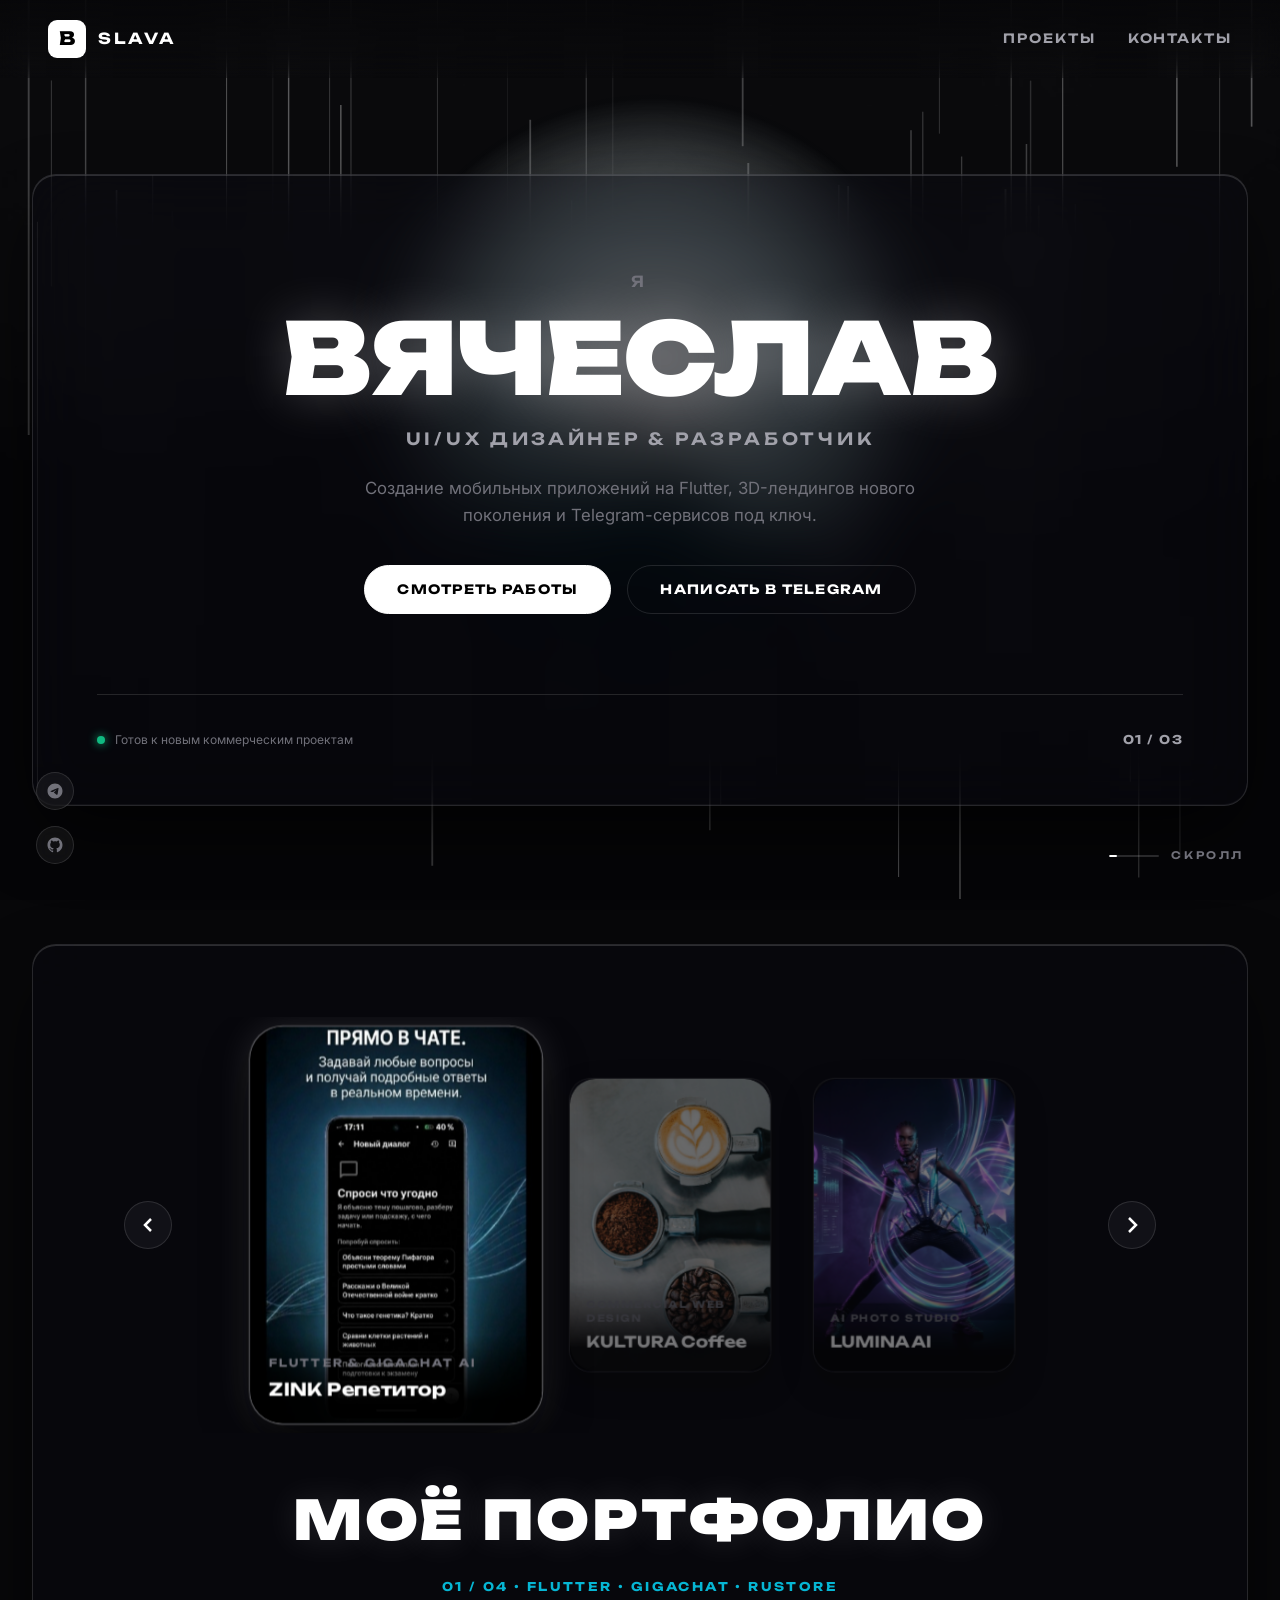
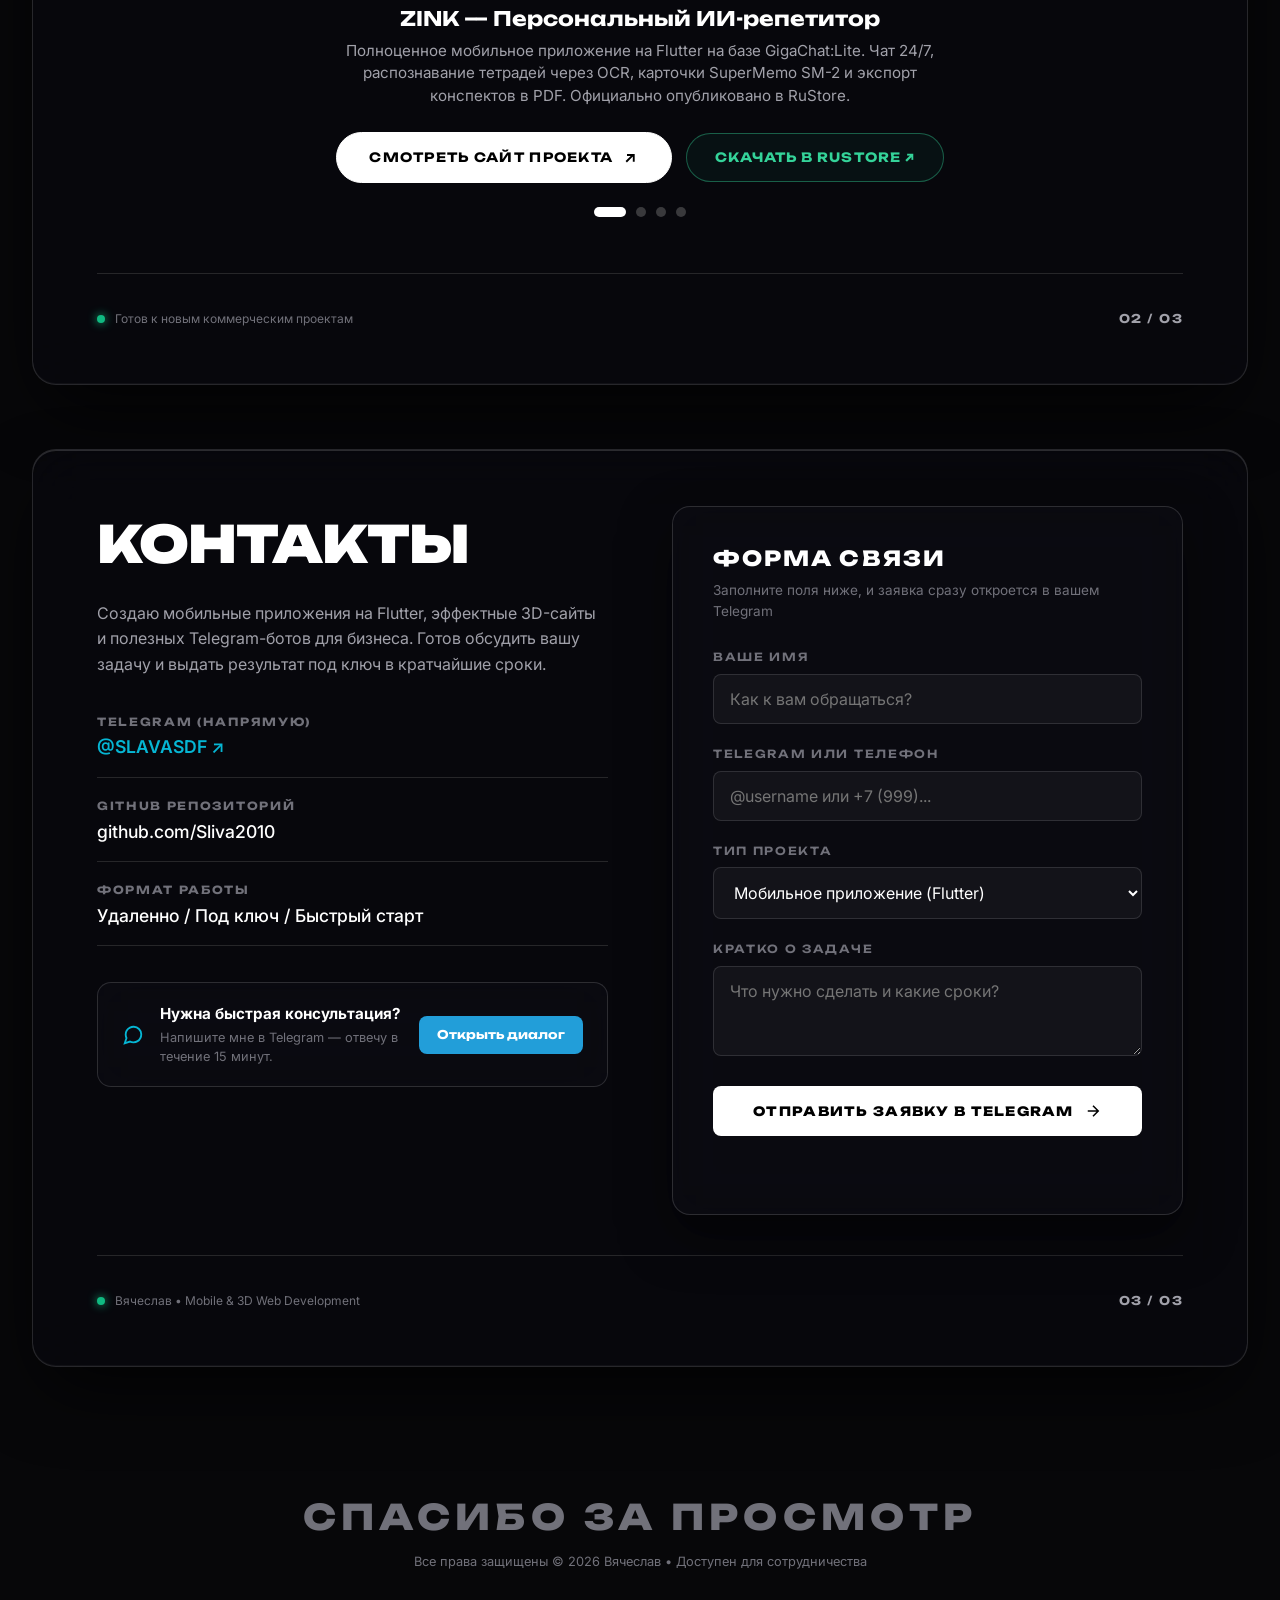
<file: index.html>
<!DOCTYPE html>
<html lang="ru">
<head>
  <meta charset="UTF-8">
  <meta name="viewport" content="width=device-width, initial-scale=1.0, maximum-scale=5.0">
  <title>Вячеслав | Портфолио — 3D-сайты, Мобильные приложения и Telegram-боты</title>
  
  <!-- Favicon -->
  <link rel="icon" type="image/svg+xml" href="favicon.svg?v=7.0">

  <!-- Google Fonts: Unbounded & Inter -->
  <link rel="preconnect" href="https://fonts.googleapis.com">
  <link rel="preconnect" href="https://fonts.gstatic.com" crossorigin>
  <link href="https://fonts.googleapis.com/css2?family=Inter:wght@300;400;500;600;700&family=Unbounded:wght@400;600;700;800;900&display=swap" rel="stylesheet">
  
  <!-- Critical Fallback CSS -->
  <style>
    body { background-color: #070709; color: #ffffff; margin: 0; font-family: 'Inter', sans-serif; overflow-x: hidden; }
    .showcase-carousel-wrapper { display: flex; align-items: center; justify-content: center; gap: 16px; width: 100%; }
    .carousel-track { display: flex; align-items: center; justify-content: center; gap: 20px; }
  </style>

  <!-- External Stylesheet with Cache Busting v11.0 -->
  <link rel="stylesheet" href="style.css?v=11.0">
</head>
<body>
  <!-- Dark Misty Forest Background with Cursor Flashlight Spotlight -->
  <div class="bg-forest-base"></div>
  <div class="bg-forest-spotlight" id="bgSpotlight"></div>
  <div class="cursor-beam"></div>

  <!-- Ambient Interactive Background Canvas -->
  <canvas id="ambient-canvas"></canvas>

  <!-- Global Top Header -->
  <header class="header">
    <a href="#hero" class="logo">
      <span class="logo-symbol">В</span>
      <span class="logo-text">SLAVA</span>
    </a>

    <nav class="nav">
      <a href="#portfolio" class="nav-link">ПРОЕКТЫ</a>
      <a href="#contact" class="nav-link">КОНТАКТЫ</a>
    </nav>
  </header>

  <!-- Left Sticky Socials (Desktop) -->
  <aside class="side-socials">
    <a href="https://t.me/SLAVASDF" target="_blank" rel="noopener noreferrer" class="social-icon" title="Telegram: @SLAVASDF">
      <svg width="18" height="18" viewBox="0 0 24 24" fill="currentColor">
        <path d="M12 2C6.48 2 2 6.48 2 12s4.48 10 10 10 10-4.48 10-10S17.52 2 12 2zm4.64 6.8c-.15 1.58-.8 5.42-1.13 7.19-.14.75-.42 1-.68 1.03-.58.05-1.02-.38-1.58-.75-.88-.58-1.38-.94-2.23-1.5-.99-.65-.35-1.01.22-1.59.15-.15 2.71-2.48 2.76-2.69a.2.2 0 00-.05-.18c-.06-.05-.14-.03-.21-.02-.09.02-1.49.95-4.22 2.79-.4.27-.76.41-1.08.4-.36-.01-1.04-.2-1.55-.37-.63-.2-1.12-.31-1.08-.66.02-.18.27-.36.75-.55 2.92-1.27 4.86-2.11 5.83-2.51 2.78-1.16 3.35-1.36 3.73-1.36.08 0 .27.02.39.12.1.08.13.19.14.27-.01.06.01.24 0 .38z"/>
      </svg>
    </a>
    <a href="https://github.com/Sliva2010" target="_blank" rel="noopener noreferrer" class="social-icon" title="GitHub: Sliva2010">
      <svg width="18" height="18" viewBox="0 0 24 24" fill="currentColor">
        <path fill-rule="evenodd" clip-rule="evenodd" d="M12 2C6.477 2 2 6.484 2 12.017c0 4.425 2.865 8.18 6.839 9.504.5.092.682-.217.682-.483 0-.237-.008-.868-.013-1.703-2.782.605-3.369-1.343-3.369-1.343-.454-1.158-1.11-1.466-1.11-1.466-.908-.62.069-.608.069-.608 1.003.07 1.53 1.032 1.53 1.032.892 1.53 2.341 1.088 2.91.832.092-.647.35-1.088.636-1.338-2.22-.253-4.555-1.113-4.555-4.951 0-1.093.39-1.988 1.029-2.688-.103-.253-.446-1.272.098-2.65 0 0 .84-.27 2.75 1.026A9.564 9.564 0 0112 6.844c.85.004 1.705.115 2.504.337 1.909-1.296 2.747-1.027 2.747-1.027.546 1.379.202 2.398.1 2.651.64.7 1.028 1.595 1.028 2.688 0 3.848-2.339 4.695-4.566 4.943.359.309.678.92.678 1.855 0 1.338-.012 2.419-.012 2.747 0 .268.18.58.688.482A10.019 10.019 0 0022 12.017C22 6.484 17.522 2 12 2z"/>
      </svg>
    </a>
  </aside>

  <!-- Right Sticky Scroll Indicator (Desktop) -->
  <aside class="side-scroll">
    <div class="scroll-track">
      <div class="scroll-thumb" id="scrollThumb"></div>
    </div>
    <span class="scroll-label">СКРОЛЛ</span>
  </aside>

  <!-- Main Container -->
  <main class="main-container">

    <!-- Screen 1: Hero Section (Glass Frame + High-Impact Reveal Animation) -->
    <section id="hero" class="screen screen-hero">
      <div class="screen-frame glass-panel anim-block">
        <div class="hero-center">
          <div class="hero-pretitle">Я</div>
          <h1 class="hero-name">ВЯЧЕСЛАВ</h1>
          <div class="hero-subtitle">UI/UX ДИЗАЙНЕР & РАЗРАБОТЧИК</div>
          <p class="hero-caption">
            Создание мобильных приложений на Flutter, 3D-лендингов нового поколения и Telegram-сервисов под ключ.
          </p>
          <div class="hero-actions">
            <a href="#portfolio" class="btn-primary">СМОТРЕТЬ РАБОТЫ</a>
            <a href="https://t.me/SLAVASDF" target="_blank" rel="noopener noreferrer" class="btn-outline">НАПИСАТЬ В TELEGRAM</a>
          </div>
        </div>

        <div class="frame-bottom-bar">
          <div class="status-indicator">
            <span class="status-dot"></span>
            <span class="status-text">Готов к новым коммерческим проектам</span>
          </div>
          <div class="screen-counter">01 / 03</div>
        </div>
      </div>
    </section>

    <!-- Screen 2: Real Projects Portfolio (Flagship ZINK Showcase) -->
    <section id="portfolio" class="screen screen-portfolio">
      <div class="screen-frame glass-panel anim-block">
        
        <!-- Showcase Navigation Header -->
        <div class="showcase-carousel-wrapper">
          
          <!-- Prev Arrow -->
          <button class="carousel-arrow arrow-prev" id="prevSlideBtn" aria-label="Предыдущий проект">
            <svg width="24" height="24" viewBox="0 0 24 24" fill="none" stroke="currentColor" stroke-width="2.5">
              <path d="M15 18l-6-6 6-6"/>
            </svg>
          </button>

          <!-- Real Projects Track -->
          <div class="carousel-track-container" id="carouselTrackContainer">
            <div class="carousel-track" id="carouselTrack">
              
              <!-- Slide 1: ZINK (Real Mobile App in RuStore) -->
              <div class="carousel-slide active" data-index="0" data-url="projects/zink/index.html" data-rustore="https://www.rustore.ru/catalog/app/io.github.sliva2010.zink" data-title="ZINK — Персональный ИИ-репетитор" data-tag="FLUTTER • GIGACHAT • RUSTORE" data-desc="Полноценное мобильное приложение на Flutter на базе GigaChat:Lite. Чат 24/7, распознавание тетрадей через OCR, карточки SuperMemo SM-2 и экспорт конспектов в PDF. Официально опубликовано в RuStore.">
                <div class="slide-card glass-card">
                  <div class="slide-art-box">
                    <img src="assets/zink/screen-chat.jpg" alt="ZINK App" class="slide-art-img" loading="eager">
                  </div>
                  <div class="slide-overlay-info">
                    <span class="slide-cat">FLUTTER & GIGACHAT AI</span>
                    <h3 class="slide-heading">ZINK Репетитор</h3>
                  </div>
                </div>
              </div>

              <!-- Slide 2: KULTURA Specialty Coffee & Bakery Moscow -->
              <div class="carousel-slide next" data-index="1" data-url="projects/coffee/index.html" data-rustore="" data-title="KULTURA — Спешелти-кофейня & Пекарня (Москва)" data-tag="COMMERCIAL WEB • SPECIALTY COFFEE • MOSCOW" data-desc="Премиальный атмосферный сайт для независимой спешелти-кофейни и обжарщика в Москве (Покровка, 16). Интерактивная карта меню, выбор сортов недели, шкала дескрипторов вкуса и форма онлайн-бронирования столика.">
                <div class="slide-card glass-card">
                  <div class="slide-art-box">
                    <img src="assets/coffee/cover.jpg" alt="KULTURA Coffee Moscow" class="slide-art-img" loading="eager">
                  </div>
                  <div class="slide-overlay-info">
                    <span class="slide-cat">COMMERCIAL WEB DESIGN</span>
                    <h3 class="slide-heading">KULTURA Coffee</h3>
                  </div>
                </div>
              </div>

              <!-- Slide 3: GAZU — Minimalist Fashion & Streetwear eCommerce -->
              <div class="carousel-slide hidden-slide" data-index="2" data-url="projects/gazu/index.html" data-rustore="" data-title="GAZU — Премиальный стритвир-магазин одежды" data-tag="FASHION ECOMMERCE • EDITORIAL DESIGN" data-desc="Премиальный интернет-магазин уличной моды с монументальной типографикой, интерактивным Hero-блоком, каталогом товаров, вишлистом и корзиной. 100% точное попадание в референс.">
                <div class="slide-card glass-card">
                  <div class="slide-art-box">
                    <img src="assets/gazu/cover.jpg" alt="GAZU Fashion Store" class="slide-art-img" loading="lazy">
                  </div>
                  <div class="slide-overlay-info">
                    <span class="slide-cat">FASHION ECOMMERCE</span>
                    <h3 class="slide-heading">GAZU Store</h3>
                  </div>
                </div>
              </div>

              <!-- Slide 4: LUMINA AI Studio — Virtual AI Photography & Headshots -->
              <div class="carousel-slide hidden-slide" data-index="3" data-url="projects/lumina/index.html" data-rustore="" data-title="LUMINA AI Studio — Виртуальная нейро-фотостудия" data-tag="AI PHOTO STUDIO • INTERACTIVE SLIDER • 4K" data-desc="Интеллектуальная виртуальная фотостудия на базе нейросетей. Интерактивный сплит-слайдер «До / После», студийные стили Forbes и Vogue, симулятор съёмки и прозрачные тарифы. Финальный завершающий проект портфолио.">
                <div class="slide-card glass-card">
                  <div class="slide-art-box">
                    <img src="assets/lumina/cover.jpg" alt="LUMINA AI Studio" class="slide-art-img" loading="lazy">
                  </div>
                  <div class="slide-overlay-info">
                    <span class="slide-cat">AI PHOTO STUDIO</span>
                    <h3 class="slide-heading">LUMINA AI</h3>
                  </div>
                </div>
              </div>

            </div>
          </div>

          <!-- Next Arrow -->
          <button class="carousel-arrow arrow-next" id="nextSlideBtn" aria-label="Следующий проект">
            <svg width="24" height="24" viewBox="0 0 24 24" fill="none" stroke="currentColor" stroke-width="2.5">
              <path d="M9 5l7 7-7 7"/>
            </svg>
          </button>
        </div>

        <!-- Center Meta Block Under Cards -->
        <div class="portfolio-center-meta">
          <h2 class="portfolio-big-title">МОЁ ПОРТФОЛИО</h2>
          
          <div class="active-project-details">
            <span class="active-project-pill" id="activeProjectPill">01 / 04 • FLUTTER • GIGACHAT • RUSTORE</span>
            <h3 class="active-project-name" id="activeProjectName">ZINK — Персональный ИИ-репетитор</h3>
            <p class="active-project-desc" id="activeProjectDesc">
              Полноценное мобильное приложение на Flutter на базе GigaChat:Lite. Чат 24/7, распознавание тетрадей через OCR, карточки SuperMemo SM-2 и экспорт конспектов в PDF. Официально опубликовано в RuStore.
            </p>
          </div>

          <div class="portfolio-action-row" id="portfolioActionRow">
            <a href="projects/zink/index.html" target="_blank" rel="noopener noreferrer" class="btn-primary btn-view-project" id="viewProjectBtn">
              <span>СМОТРЕТЬ ЛЕНДИНГ ПРОЕКТА</span>
              <svg width="18" height="18" viewBox="0 0 24 24" fill="none" stroke="currentColor" stroke-width="2.5">
                <path d="M7 17l9.2-9.2M17 17V8H8"/>
              </svg>
            </a>

            <a href="https://www.rustore.ru/catalog/app/io.github.sliva2010.zink" target="_blank" rel="noopener noreferrer" class="btn-outline btn-rustore-project" id="rustoreProjectBtn">
              <span>СКАЧАТЬ В RUSTORE ↗</span>
            </a>
          </div>

          <!-- Dots Pagination (All 4 Completed Projects) -->
          <div class="carousel-dots" id="carouselDots">
            <button class="dot-btn active" data-index="0" aria-label="ZINK"></button>
            <button class="dot-btn" data-index="1" aria-label="KULTURA Coffee"></button>
            <button class="dot-btn" data-index="2" aria-label="GAZU Fashion"></button>
            <button class="dot-btn" data-index="3" aria-label="LUMINA AI"></button>
          </div>
        </div>

        <div class="frame-bottom-bar">
          <div class="status-indicator">
            <span class="status-dot"></span>
            <span class="status-text">Готов к новым коммерческим проектам</span>
          </div>
          <div class="screen-counter">02 / 03</div>
        </div>
      </div>
    </section>

    <!-- Screen 3: Contact & Order (Glass Frame) -->
    <section id="contact" class="screen screen-contact">
      <div class="screen-frame glass-panel anim-block">
        <div class="contact-split-grid">
          
          <!-- Left Column: Information -->
          <div class="contact-info-col">
            <h2 class="contact-main-heading">КОНТАКТЫ</h2>
            <p class="contact-lead-text">
              Создаю мобильные приложения на Flutter, эффектные 3D-сайты и полезных Telegram-ботов для бизнеса. Готов обсудить вашу задачу и выдать результат под ключ в кратчайшие сроки.
            </p>

            <div class="contact-items-group">
              <div class="contact-entry">
                <span class="entry-label">Telegram (напрямую)</span>
                <a href="https://t.me/SLAVASDF" target="_blank" rel="noopener noreferrer" class="entry-value highlight-link">
                  @SLAVASDF ↗
                </a>
              </div>

              <div class="contact-entry">
                <span class="entry-label">GitHub репозиторий</span>
                <a href="https://github.com/Sliva2010" target="_blank" rel="noopener noreferrer" class="entry-value">
                  github.com/Sliva2010
                </a>
              </div>

              <div class="contact-entry">
                <span class="entry-label">Формат работы</span>
                <span class="entry-value">Удаленно / Под ключ / Быстрый старт</span>
              </div>
            </div>

            <!-- Removed emoji: Clean Line Art Icon -->
            <div class="direct-action-card glass-card">
              <div class="direct-icon-svg">
                <svg width="22" height="22" viewBox="0 0 24 24" fill="none" stroke="currentColor" stroke-width="2">
                  <path d="M21 11.5a8.38 8.38 0 0 1-.9 3.8 8.5 8.5 0 0 1-7.6 4.7 8.38 8.38 0 0 1-3.8-.9L3 21l1.9-5.7a8.38 8.38 0 0 1-.9-3.8 8.5 8.5 0 0 1 4.7-7.6 8.38 8.38 0 0 1 3.8-.9h.5a8.48 8.48 0 0 1 8 8v.5z"/>
                </svg>
              </div>
              <div class="direct-text">
                <strong>Нужна быстрая консультация?</strong>
                <span>Напишите мне в Telegram — отвечу в течение 15 минут.</span>
              </div>
              <a href="https://t.me/SLAVASDF" target="_blank" rel="noopener noreferrer" class="btn-telegram-direct">
                Открыть диалог
              </a>
            </div>
          </div>

          <!-- Right Column: Contact Form Box -->
          <div class="contact-form-col">
            <div class="form-card-box glass-card">
              <h3 class="form-title">ФОРМА СВЯЗИ</h3>
              <p class="form-subtitle">Заполните поля ниже, и заявка сразу откроется в вашем Telegram</p>

              <form id="contactForm" class="contact-form">
                <div class="input-field-group">
                  <label for="userName">Ваше имя</label>
                  <input type="text" id="userName" name="name" placeholder="Как к вам обращаться?" required autocomplete="name">
                </div>

                <div class="input-field-group">
                  <label for="userContact">Telegram или телефон</label>
                  <input type="text" id="userContact" name="contact" placeholder="@username или +7 (999)..." required>
                </div>

                <div class="input-field-group">
                  <label for="projectType">Тип проекта</label>
                  <select id="projectType" name="projectType">
                    <option value="Мобильное приложение (Flutter)">Мобильное приложение (Flutter)</option>
                    <option value="3D-лендинг под ключ">3D-лендинг / промо-сайт</option>
                    <option value="Telegram-бот или Mini App">Telegram-бот или Mini App</option>
                    <option value="Редизайн существующего сайта">Редизайн существующего сайта</option>
                    <option value="Другая нестандартная задача">Другая задача</option>
                  </select>
                </div>

                <div class="input-field-group">
                  <label for="userMessage">Кратко о задаче</label>
                  <textarea id="userMessage" name="message" rows="3" placeholder="Что нужно сделать и какие сроки?"></textarea>
                </div>

                <button type="submit" class="btn-submit" id="submitBtn">
                  <span>ОТПРАВИТЬ ЗАЯВКУ В TELEGRAM</span>
                  <svg width="18" height="18" viewBox="0 0 24 24" fill="none" stroke="currentColor" stroke-width="2">
                    <path d="M5 12h14M12 5l7 7-7 7"/>
                  </svg>
                </button>
                <div id="formFeedback" class="form-feedback"></div>
              </form>
            </div>
          </div>

        </div>

        <div class="frame-bottom-bar">
          <div class="status-indicator">
            <span class="status-dot"></span>
            <span class="status-text">Вячеслав • Mobile & 3D Web Development</span>
          </div>
          <div class="screen-counter">03 / 03</div>
        </div>
      </div>
    </section>

    <!-- Reference Bottom Ending Banner -->
    <div class="outro-banner anim-block">
      <div class="outro-content">
        <h2 class="outro-heading">СПАСИБО ЗА ПРОСМОТР</h2>
        <p class="outro-sub">Все права защищены © 2026 Вячеслав • Доступен для сотрудничества</p>
      </div>
    </div>

  </main>

  <!-- Script with Cache Busting v11.0 -->
  <script src="main.js?v=11.0"></script>
</body>
</html>
</file>
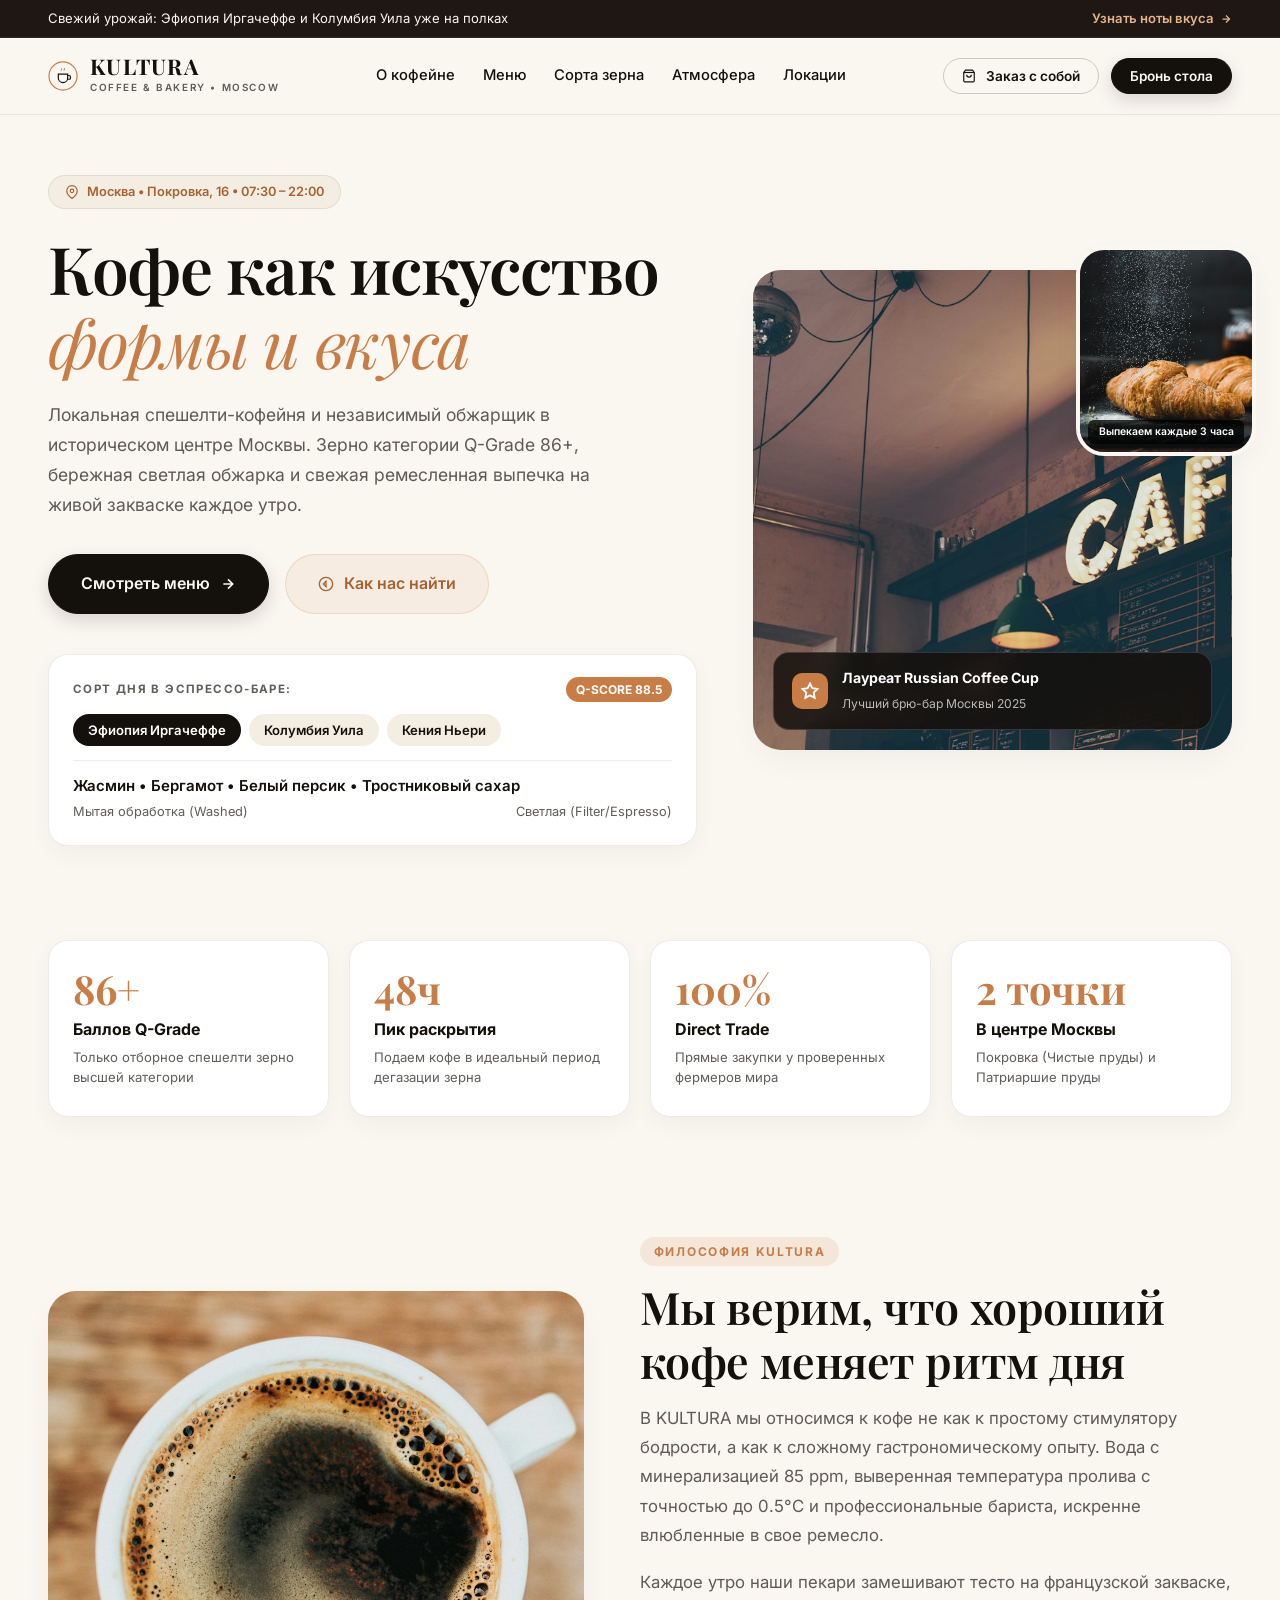
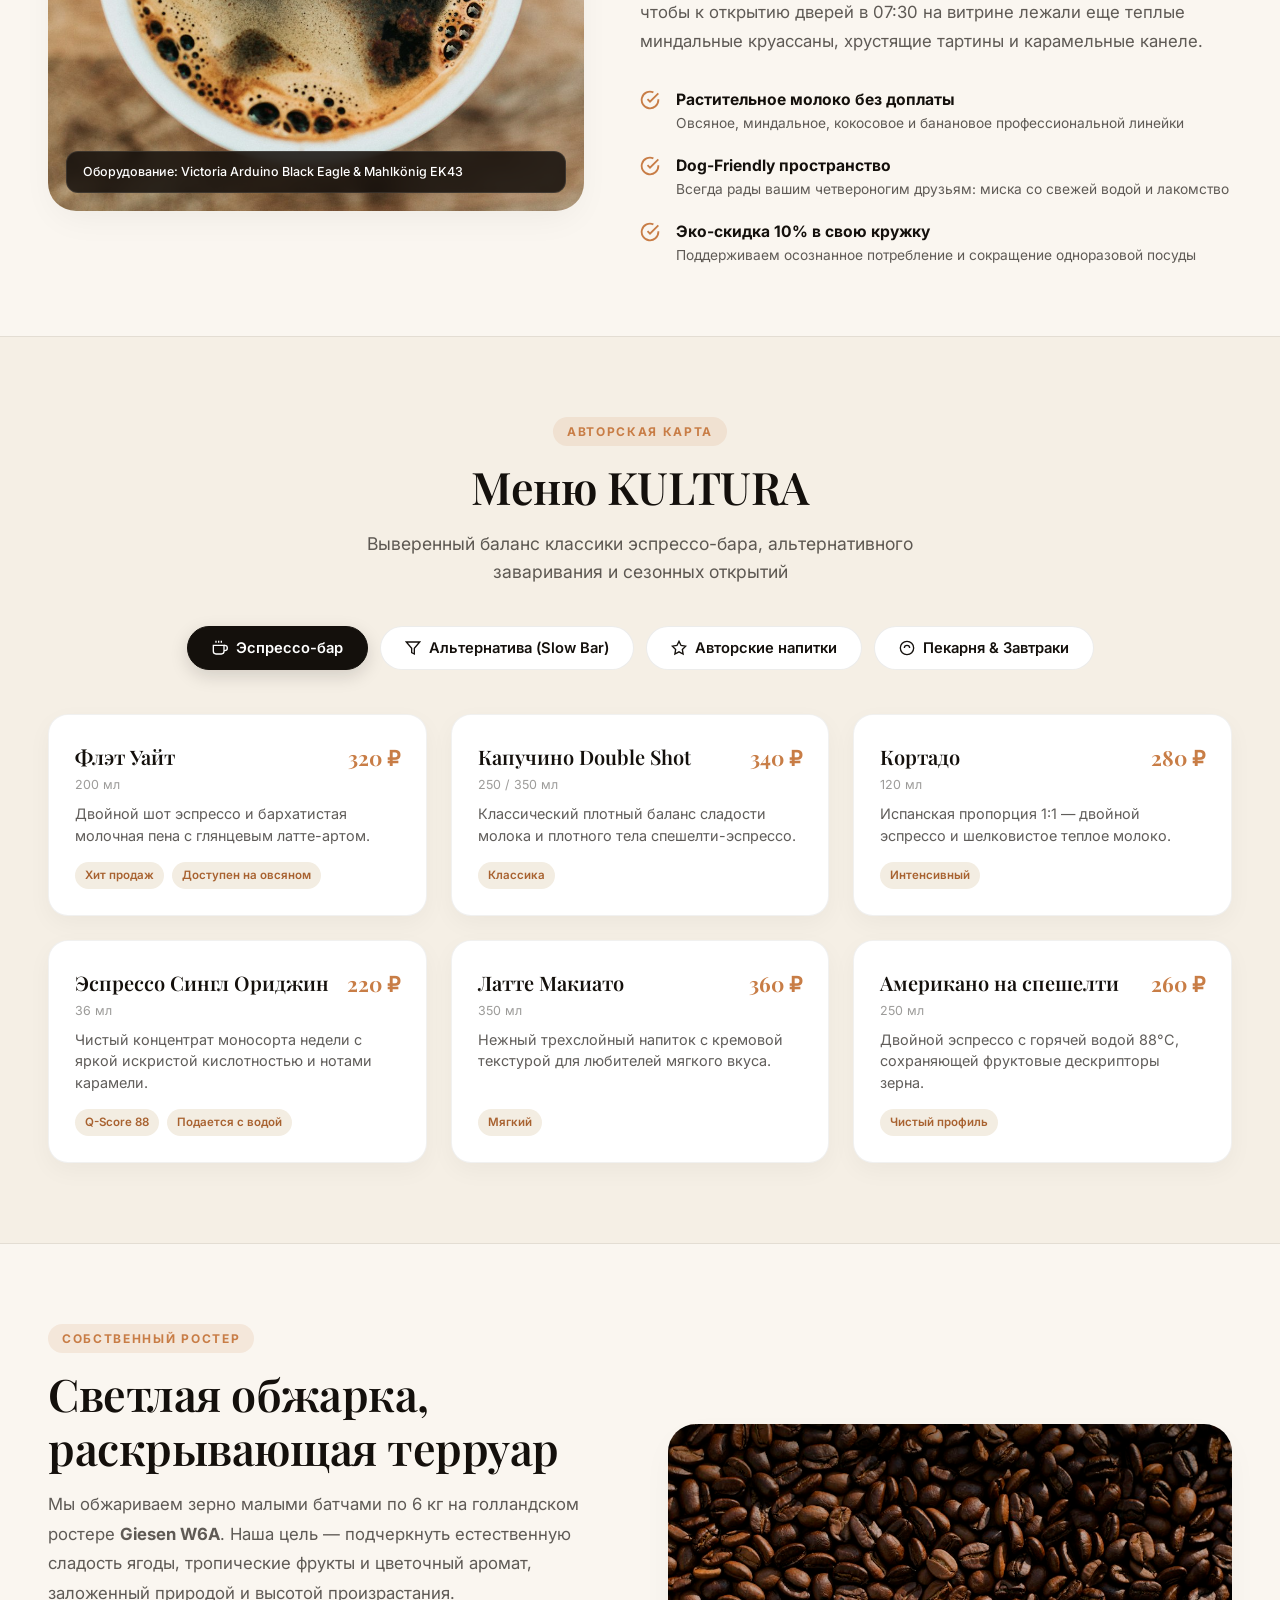
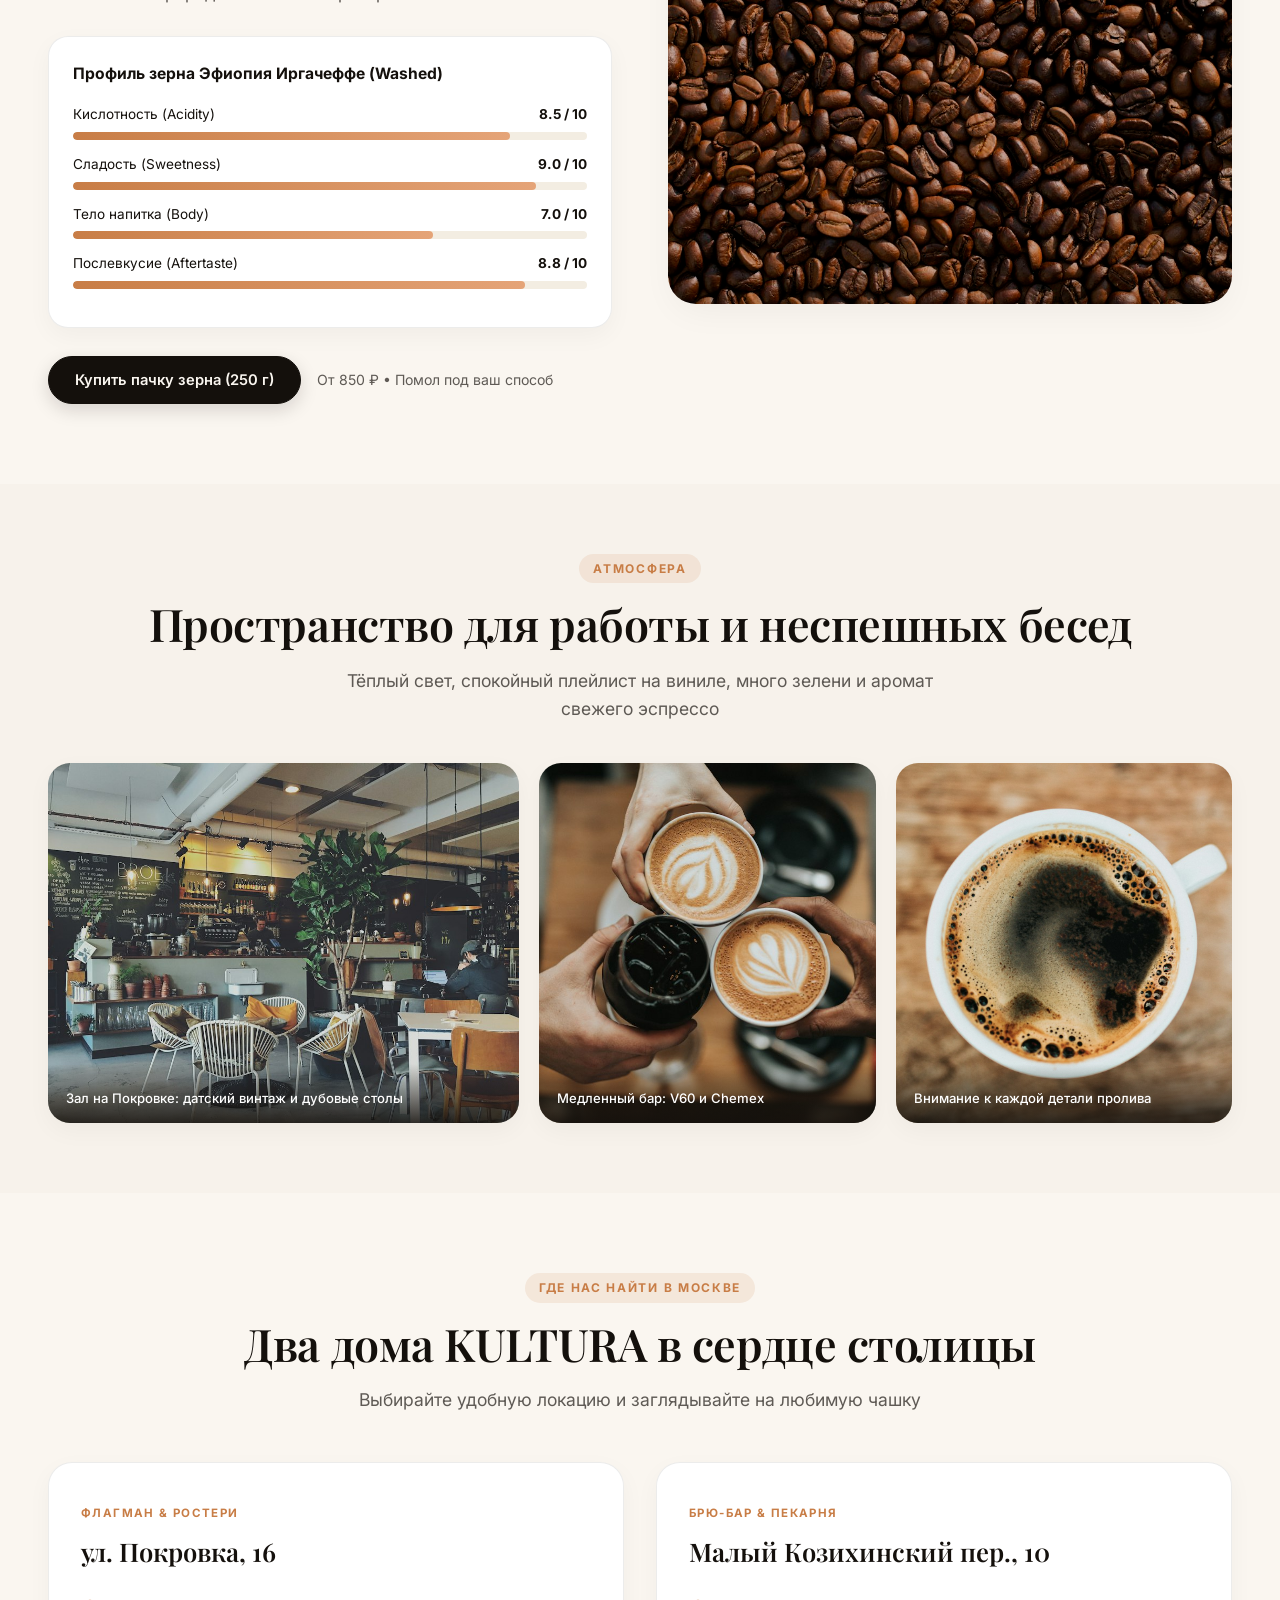
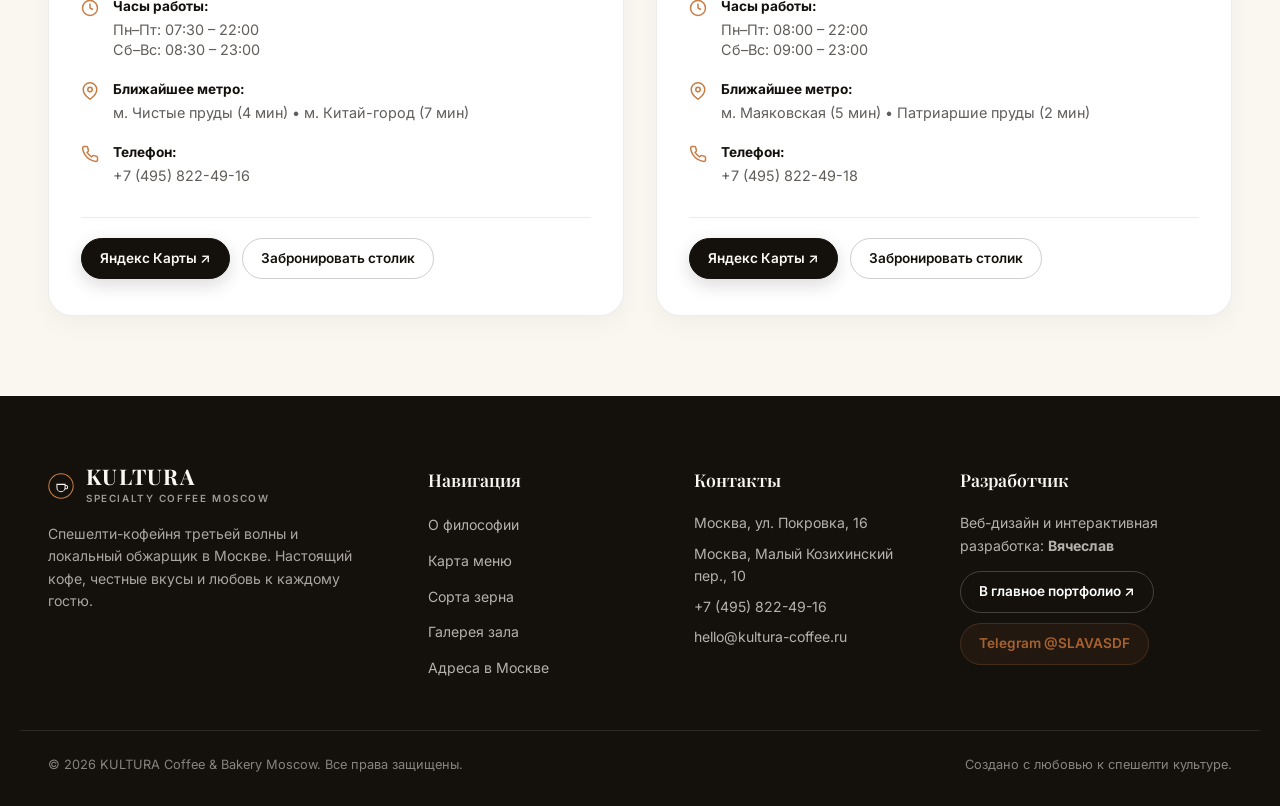
<file: projects/coffee/index.html>
<!DOCTYPE html>
<html lang="ru">
<head>
  <meta charset="UTF-8">
  <meta name="viewport" content="width=device-width, initial-scale=1.0, maximum-scale=5.0">
  <title>KULTURA — Спешелти-кофейня и пекарня в Москве</title>
  
  <meta name="description" content="Спешелти-кофейня KULTURA в Москве. Свежая обжарка зерна Q-Grade 86+, альтернативные способы заваривания V60, авторские напитки и выпечка на живой закваске. Покровка, 16.">

  <!-- Favicon -->
  <link rel="icon" type="image/svg+xml" href="favicon.svg?v=1.0">

  <!-- Google Fonts: Playfair Display & Inter -->
  <link rel="preconnect" href="https://fonts.googleapis.com">
  <link rel="preconnect" href="https://fonts.gstatic.com" crossorigin>
  <link href="https://fonts.googleapis.com/css2?family=Inter:wght@300;400;500;600;700&family=Playfair+Display:ital,wght@0,400;0,600;0,700;1,400;1,600&display=swap" rel="stylesheet">
  
  <link rel="stylesheet" href="style.css?v=1.0">
</head>
<body>

  <!-- Top Announcement Bar -->
  <aside class="top-bar">
    <div class="container top-bar-container">
      <span class="top-bar-text">Свежий урожай: Эфиопия Иргачеффе и Колумбия Уила уже на полках</span>
      <a href="#beans" class="top-bar-link">
        <span>Узнать ноты вкуса</span>
        <svg width="12" height="12" viewBox="0 0 24 24" fill="none" stroke="currentColor" stroke-width="2.5">
          <path d="M5 12h14M12 5l7 7-7 7"/>
        </svg>
      </a>
    </div>
  </aside>

  <!-- Sticky Luxury Header -->
  <header class="header" id="navbar">
    <div class="container header-container">
      
      <!-- Brand Logo -->
      <a href="#" class="brand">
        <svg width="30" height="30" viewBox="0 0 64 64" fill="none" class="brand-icon-svg">
          <circle cx="32" cy="32" r="30" stroke="#c87d46" stroke-width="2.5"/>
          <path d="M22 28h20v8a10 10 0 0 1-10 10h0a10 10 0 0 1-10-10v-8z" stroke="#14100c" stroke-width="2.5"/>
          <path d="M42 31h3a3 3 0 0 1 3 3v2a3 3 0 0 1-3 3h-3" stroke="#14100c" stroke-width="2.5"/>
          <path d="M28 20c0-2 1.5-3 1.5-4" stroke="#c87d46" stroke-width="2" stroke-linecap="round"/>
          <path d="M34 20c0-2 1.5-3 1.5-4" stroke="#c87d46" stroke-width="2" stroke-linecap="round"/>
        </svg>
        <div class="brand-text-block">
          <span class="brand-title">KULTURA</span>
          <span class="brand-subtitle">COFFEE & BAKERY • MOSCOW</span>
        </div>
      </a>

      <!-- Desktop Nav -->
      <nav class="nav">
        <a href="#about" class="nav-link">О кофейне</a>
        <a href="#menu" class="nav-link">Меню</a>
        <a href="#beans" class="nav-link">Сорта зерна</a>
        <a href="#gallery" class="nav-link">Атмосфера</a>
        <a href="#locations" class="nav-link">Локации</a>
      </nav>

      <!-- Header Actions -->
      <div class="header-actions">
        <button class="btn btn-outline btn-sm open-booking-btn" data-mode="takeaway">
          <svg width="14" height="14" viewBox="0 0 24 24" fill="none" stroke="currentColor" stroke-width="2">
            <path d="M6 2L3 6v14a2 2 0 0 0 2 2h14a2 2 0 0 0 2-2V6l-3-4z"/>
            <line x1="3" y1="6" x2="21" y2="6"/>
            <path d="M16 10a4 4 0 0 1-8 0"/>
          </svg>
          <span>Заказ с собой</span>
        </button>

        <button class="btn btn-primary btn-sm open-booking-btn" data-mode="table">
          <span>Бронь стола</span>
        </button>
      </div>

    </div>
  </header>

  <main>

    <!-- Hero Section -->
    <section class="hero-section">
      <div class="container hero-grid">
        
        <!-- Left Content -->
        <div class="hero-content">
          <div class="hero-eyebrow anim-reveal">
            <svg width="14" height="14" viewBox="0 0 24 24" fill="none" stroke="currentColor" stroke-width="2" class="eyebrow-pin">
              <path d="M21 10c0 7-9 13-9 13s-9-6-9-13a9 9 0 0 1 18 0z"/>
              <circle cx="12" cy="10" r="3"/>
            </svg>
            <span>Москва • Покровка, 16 • 07:30 – 22:00</span>
          </div>

          <h1 class="hero-heading anim-reveal">
            Кофе как искусство <br>
            <span class="italic-serif">формы и вкуса</span>
          </h1>

          <p class="hero-description anim-reveal">
            Локальная спешелти-кофейня и независимый обжарщик в историческом центре Москвы. Зерно категории Q-Grade 86+, бережная светлая обжарка и свежая ремесленная выпечка на живой закваске каждое утро.
          </p>

          <div class="hero-actions anim-reveal">
            <a href="#menu" class="btn btn-primary btn-lg">
              <span>Смотреть меню</span>
              <svg width="16" height="16" viewBox="0 0 24 24" fill="none" stroke="currentColor" stroke-width="2.5">
                <path d="M5 12h14M12 5l7 7-7 7"/>
              </svg>
            </a>

            <a href="#locations" class="btn btn-ghost btn-lg">
              <svg width="16" height="16" viewBox="0 0 24 24" fill="none" stroke="currentColor" stroke-width="2">
                <circle cx="12" cy="12" r="10"/>
                <polygon points="12 8 8 12 12 16 12 8"/>
              </svg>
              <span>Как нас найти</span>
            </a>
          </div>

          <!-- Interactive Daily Bean Selector -->
          <div class="bean-widget anim-reveal">
            <div class="bean-widget-header">
              <span class="bean-widget-tag">СОРТ ДНЯ В ЭСПРЕССО-БАРЕ:</span>
              <span class="bean-rating">Q-SCORE 88.5</span>
            </div>
            
            <div class="bean-options-tab">
              <button class="bean-tab-btn active" data-origin="ethiopia" data-roast="Светлая (Filter/Espresso)" data-notes="Жасмин • Бергамот • Белый персик • Тростниковый сахар" data-process="Мытая обработка (Washed)">
                Эфиопия Иргачеффе
              </button>
              <button class="bean-tab-btn" data-origin="colombia" data-roast="Средне-светлая (Omni)" data-notes="Красное яблоко • Тёмный шоколад • Карамель • Фундук" data-process="Натуральная анаэробная">
                Колумбия Уила
              </button>
              <button class="bean-tab-btn" data-origin="kenya" data-roast="Светлая (Slow Bar)" data-notes="Чёрная смородина • Красный грейпфрут • Чёрный чай" data-process="Двойная ферментация">
                Кения Ньери
              </button>
            </div>

            <div class="bean-details-box" id="beanDisplay">
              <div class="bean-meta-row">
                <span class="bean-meta-title" id="beanNotes">Жасмин • Бергамот • Белый персик • Тростниковый сахар</span>
              </div>
              <div class="bean-sub-row">
                <span class="bean-process-text" id="beanProcess">Мытая обработка (Washed)</span>
                <span class="bean-roast-text" id="beanRoast">Светлая (Filter/Espresso)</span>
              </div>
            </div>
          </div>

        </div>

        <!-- Right Hero Visual Collage -->
        <div class="hero-visual anim-reveal">
          <div class="hero-image-card main-card">
            <img src="assets/hero-coffee.jpg" alt="Specialty Coffee KULTURA" class="hero-img">
            <div class="hero-floating-badge">
              <div class="badge-icon-box">
                <svg width="18" height="18" viewBox="0 0 24 24" fill="none" stroke="currentColor" stroke-width="2.5">
                  <path d="M12 2l3.09 6.26L22 9.27l-5 4.87 1.18 6.88L12 17.77l-6.18 3.25L7 14.14 2 9.27l6.91-1.01L12 2z"/>
                </svg>
              </div>
              <div class="badge-text-box">
                <strong>Лауреат Russian Coffee Cup</strong>
                <span>Лучший брю-бар Москвы 2025</span>
              </div>
            </div>
          </div>
          <div class="hero-image-card secondary-card">
            <img src="assets/pastry.jpg" alt="Artisanal Croissant" class="hero-sub-img">
            <span class="card-caption">Выпекаем каждые 3 часа</span>
          </div>
        </div>

      </div>
    </section>

    <!-- Key Metrics Strip -->
    <section class="metrics-section">
      <div class="container metrics-grid">
        <div class="metric-block reveal-on-scroll">
          <div class="metric-value">86+</div>
          <div class="metric-label">Баллов Q-Grade</div>
          <div class="metric-desc">Только отборное спешелти зерно высшей категории</div>
        </div>
        <div class="metric-block reveal-on-scroll">
          <div class="metric-value">48ч</div>
          <div class="metric-label">Пик раскрытия</div>
          <div class="metric-desc">Подаем кофе в идеальный период дегазации зерна</div>
        </div>
        <div class="metric-block reveal-on-scroll">
          <div class="metric-value">100%</div>
          <div class="metric-label">Direct Trade</div>
          <div class="metric-desc">Прямые закупки у проверенных фермеров мира</div>
        </div>
        <div class="metric-block reveal-on-scroll">
          <div class="metric-value">2 точки</div>
          <div class="metric-label">В центре Москвы</div>
          <div class="metric-desc">Покровка (Чистые пруды) и Патриаршие пруды</div>
        </div>
      </div>
    </section>

    <!-- About / Philosophy Section -->
    <section id="about" class="about-section">
      <div class="container about-grid">
        <div class="about-image-wrapper reveal-on-scroll">
          <img src="assets/barista.jpg" alt="Работа бариста в KULTURA" class="about-img">
          <div class="about-tag-overlay">
            <span>Оборудование: Victoria Arduino Black Eagle & Mahlkönig EK43</span>
          </div>
        </div>

        <div class="about-content reveal-on-scroll">
          <div class="section-badge">ФИЛОСОФИЯ KULTURA</div>
          <h2 class="section-title">Мы верим, что хороший кофе меняет ритм дня</h2>
          <p class="section-text">
            В KULTURA мы относимся к кофе не как к простому стимулятору бодрости, а как к сложному гастрономическому опыту. Вода с минерализацией 85 ppm, выверенная температура пролива с точностью до 0.5°C и профессиональные бариста, искренне влюбленные в свое ремесло.
          </p>
          <p class="section-text">
            Каждое утро наши пекари замешивают тесто на французской закваске, чтобы к открытию дверей в 07:30 на витрине лежали еще теплые миндальные круассаны, хрустящие тартины и карамельные канеле.
          </p>

          <div class="features-list">
            <div class="feature-item">
              <svg width="20" height="20" viewBox="0 0 24 24" fill="none" stroke="currentColor" stroke-width="2.2" class="feature-svg">
                <path d="M22 11.08V12a10 10 0 1 1-5.93-9.14"/>
                <polyline points="22 4 12 14.01 9 11.01"/>
              </svg>
              <div>
                <strong>Растительное молоко без доплаты</strong>
                <p>Овсяное, миндальное, кокосовое и банановое профессиональной линейки</p>
              </div>
            </div>

            <div class="feature-item">
              <svg width="20" height="20" viewBox="0 0 24 24" fill="none" stroke="currentColor" stroke-width="2.2" class="feature-svg">
                <path d="M22 11.08V12a10 10 0 1 1-5.93-9.14"/>
                <polyline points="22 4 12 14.01 9 11.01"/>
              </svg>
              <div>
                <strong>Dog-Friendly пространство</strong>
                <p>Всегда рады вашим четвероногим друзьям: миска со свежей водой и лакомство</p>
              </div>
            </div>

            <div class="feature-item">
              <svg width="20" height="20" viewBox="0 0 24 24" fill="none" stroke="currentColor" stroke-width="2.2" class="feature-svg">
                <path d="M22 11.08V12a10 10 0 1 1-5.93-9.14"/>
                <polyline points="22 4 12 14.01 9 11.01"/>
              </svg>
              <div>
                <strong>Эко-скидка 10% в свою кружку</strong>
                <p>Поддерживаем осознанное потребление и сокращение одноразовой посуды</p>
              </div>
            </div>
          </div>
        </div>
      </div>
    </section>

    <!-- Interactive Menu Section with Tabs -->
    <section id="menu" class="menu-section">
      <div class="container">
        
        <div class="menu-header text-center reveal-on-scroll">
          <span class="section-badge">АВТОРСКАЯ КАРТА</span>
          <h2 class="section-title">Меню KULTURA</h2>
          <p class="section-lead">Выверенный баланс классики эспрессо-бара, альтернативного заваривания и сезонных открытий</p>
        </div>

        <!-- Menu Categories Nav -->
        <div class="menu-nav-tabs reveal-on-scroll">
          <button class="menu-tab-btn active" data-category="espresso">
            <svg width="16" height="16" viewBox="0 0 24 24" fill="none" stroke="currentColor" stroke-width="2">
              <path d="M18 8h1a4 4 0 0 1 0 8h-1"/>
              <path d="M2 8h16v9a4 4 0 0 1-4 4H6a4 4 0 0 1-4-4V8z"/>
              <line x1="6" y1="1" x2="6" y2="4"/>
              <line x1="10" y1="1" x2="10" y2="4"/>
              <line x1="14" y1="1" x2="14" y2="4"/>
            </svg>
            <span>Эспрессо-бар</span>
          </button>

          <button class="menu-tab-btn" data-category="filter">
            <svg width="16" height="16" viewBox="0 0 24 24" fill="none" stroke="currentColor" stroke-width="2">
              <polygon points="22 3 2 3 10 12.46 10 19 14 21 14 12.46 22 3"/>
            </svg>
            <span>Альтернатива (Slow Bar)</span>
          </button>

          <button class="menu-tab-btn" data-category="signature">
            <svg width="16" height="16" viewBox="0 0 24 24" fill="none" stroke="currentColor" stroke-width="2">
              <path d="M12 2l3.09 6.26L22 9.27l-5 4.87 1.18 6.88L12 17.77l-6.18 3.25L7 14.14 2 9.27l6.91-1.01L12 2z"/>
            </svg>
            <span>Авторские напитки</span>
          </button>

          <button class="menu-tab-btn" data-category="bakery">
            <svg width="16" height="16" viewBox="0 0 24 24" fill="none" stroke="currentColor" stroke-width="2">
              <circle cx="12" cy="12" r="10"/>
              <path d="M8 12a4 4 0 0 1 8 0"/>
            </svg>
            <span>Пекарня & Завтраки</span>
          </button>
        </div>

        <!-- Menu Items Grid -->
        <div class="menu-items-grid" id="menuGrid">
          
          <!-- Category: Espresso -->
          <div class="menu-card" data-category="espresso">
            <div class="menu-card-top">
              <div class="menu-card-info">
                <h3 class="item-title">Флэт Уайт</h3>
                <span class="item-volume">200 мл</span>
              </div>
              <span class="item-price">320 ₽</span>
            </div>
            <p class="item-desc">Двойной шот эспрессо и бархатистая молочная пена с глянцевым латте-артом.</p>
            <div class="item-tags">
              <span class="tag-pill">Хит продаж</span>
              <span class="tag-pill">Доступен на овсяном</span>
            </div>
          </div>

          <div class="menu-card" data-category="espresso">
            <div class="menu-card-top">
              <div class="menu-card-info">
                <h3 class="item-title">Капучино Double Shot</h3>
                <span class="item-volume">250 / 350 мл</span>
              </div>
              <span class="item-price">340 ₽</span>
            </div>
            <p class="item-desc">Классический плотный баланс сладости молока и плотного тела спешелти-эспрессо.</p>
            <div class="item-tags">
              <span class="tag-pill">Классика</span>
            </div>
          </div>

          <div class="menu-card" data-category="espresso">
            <div class="menu-card-top">
              <div class="menu-card-info">
                <h3 class="item-title">Кортадо</h3>
                <span class="item-volume">120 мл</span>
              </div>
              <span class="item-price">280 ₽</span>
            </div>
            <p class="item-desc">Испанская пропорция 1:1 — двойной эспрессо и шелковистое теплое молоко.</p>
            <div class="item-tags">
              <span class="tag-pill">Интенсивный</span>
            </div>
          </div>

          <div class="menu-card" data-category="espresso">
            <div class="menu-card-top">
              <div class="menu-card-info">
                <h3 class="item-title">Эспрессо Сингл Ориджин</h3>
                <span class="item-volume">36 мл</span>
              </div>
              <span class="item-price">220 ₽</span>
            </div>
            <p class="item-desc">Чистый концентрат моносорта недели с яркой искристой кислотностью и нотами карамели.</p>
            <div class="item-tags">
              <span class="tag-pill">Q-Score 88</span>
              <span class="tag-pill">Подается с водой</span>
            </div>
          </div>

          <div class="menu-card" data-category="espresso">
            <div class="menu-card-top">
              <div class="menu-card-info">
                <h3 class="item-title">Латте Макиато</h3>
                <span class="item-volume">350 мл</span>
              </div>
              <span class="item-price">360 ₽</span>
            </div>
            <p class="item-desc">Нежный трехслойный напиток с кремовой текстурой для любителей мягкого вкуса.</p>
            <div class="item-tags">
              <span class="tag-pill">Мягкий</span>
            </div>
          </div>

          <div class="menu-card" data-category="espresso">
            <div class="menu-card-top">
              <div class="menu-card-info">
                <h3 class="item-title">Американо на спешелти</h3>
                <span class="item-volume">250 мл</span>
              </div>
              <span class="item-price">260 ₽</span>
            </div>
            <p class="item-desc">Двойной эспрессо с горячей водой 88°C, сохраняющей фруктовые дескрипторы зерна.</p>
            <div class="item-tags">
              <span class="tag-pill">Чистый профиль</span>
            </div>
          </div>

          <!-- Category: Filter / Alternative -->
          <div class="menu-card is-hidden" data-category="filter">
            <div class="menu-card-top">
              <div class="menu-card-info">
                <h3 class="item-title">Фильтр-кофе V60 (Hario)</h3>
                <span class="item-volume">250 мл</span>
              </div>
              <span class="item-price">360 ₽</span>
            </div>
            <p class="item-desc">Ручной пролив через японскую воронку. Максимальная ясность вкусовых нот и чайное тело.</p>
            <div class="item-tags">
              <span class="tag-pill">Эфиопия Иргачеффе</span>
              <span class="tag-pill">Washed</span>
            </div>
          </div>

          <div class="menu-card is-hidden" data-category="filter">
            <div class="menu-card-top">
              <div class="menu-card-info">
                <h3 class="item-title">Кемекс на двоих</h3>
                <span class="item-volume">450 мл</span>
              </div>
              <span class="item-price">520 ₽</span>
            </div>
            <p class="item-desc">Плотный бумажный фильтр задерживает все масла, давая кристальную чистоту и сладость.</p>
            <div class="item-tags">
              <span class="tag-pill">Кения Ньери</span>
              <span class="tag-pill">На 2 персоны</span>
            </div>
          </div>

          <div class="menu-card is-hidden" data-category="filter">
            <div class="menu-card-top">
              <div class="menu-card-info">
                <h3 class="item-title">Аэропресс Инверт</h3>
                <span class="item-volume">200 мл</span>
              </div>
              <span class="item-price">350 ₽</span>
            </div>
            <p class="item-desc">Заваривание давлением воздуха. Глубокий, округлый вкус с плотным телом спелой сливы.</p>
            <div class="item-tags">
              <span class="tag-pill">Колумбия Уила</span>
            </div>
          </div>

          <div class="menu-card is-hidden" data-category="filter">
            <div class="menu-card-top">
              <div class="menu-card-info">
                <h3 class="item-title">Колд Брю 18-часовой выдержки</h3>
                <span class="item-volume">250 мл</span>
              </div>
              <span class="item-price">380 ₽</span>
            </div>
            <p class="item-desc">Холодная капельная экстракция в стеклянной башне. Натуральная сладость без горечи со льдом.</p>
            <div class="item-tags">
              <span class="tag-pill">Освежающий</span>
              <span class="tag-pill">Со льдом</span>
            </div>
          </div>

          <!-- Category: Signature -->
          <div class="menu-card is-hidden" data-category="signature">
            <div class="menu-card-top">
              <div class="menu-card-info">
                <h3 class="item-title">Раф Лаванда & Можжевельник</h3>
                <span class="item-volume">300 мл</span>
              </div>
              <span class="item-price">420 ₽</span>
            </div>
            <p class="item-desc">Сливки 10%, шот эспрессо, экстракт горной лаванды и сироп из ягод дикого можжевельника.</p>
            <div class="item-tags">
              <span class="tag-pill">Фирменный хит</span>
              <span class="tag-pill">Сливочный</span>
            </div>
          </div>

          <div class="menu-card is-hidden" data-category="signature">
            <div class="menu-card-top">
              <div class="menu-card-info">
                <h3 class="item-title">Бамбл Маракуйя & Розмарин</h3>
                <span class="item-volume">350 мл</span>
              </div>
              <span class="item-price">440 ₽</span>
            </div>
            <p class="item-desc">Двойной эспрессо, свежевыжатый апельсиновый фреш, пюре маракуйи и опаленная веточка розмарина.</p>
            <div class="item-tags">
              <span class="tag-pill">Цитрусовый</span>
              <span class="tag-pill">Со льдом</span>
            </div>
          </div>

          <div class="menu-card is-hidden" data-category="signature">
            <div class="menu-card-top">
              <div class="menu-card-info">
                <h3 class="item-title">Эспрессо-Тоник Юдзу</h3>
                <span class="item-volume">300 мл</span>
              </div>
              <span class="item-price">410 ₽</span>
            </div>
            <p class="item-desc">Японский цитрус юдзу, крафтовый сухой тоник, лед и шот цветочной Эфиопии.</p>
            <div class="item-tags">
              <span class="tag-pill">Игристая свежесть</span>
            </div>
          </div>

          <div class="menu-card is-hidden" data-category="signature">
            <div class="menu-card-top">
              <div class="menu-card-info">
                <h3 class="item-title">Церемониальный Матча Латте</h3>
                <span class="item-volume">280 мл</span>
              </div>
              <span class="item-price">390 ₽</span>
            </div>
            <p class="item-desc">Органический зеленый чай матча высшего грейда из Удзи (Киото) на шелковистом овсяном молоке.</p>
            <div class="item-tags">
              <span class="tag-pill">Japan Grade A</span>
              <span class="tag-pill">Vegan</span>
            </div>
          </div>

          <!-- Category: Bakery -->
          <div class="menu-card is-hidden" data-category="bakery">
            <div class="menu-card-top">
              <div class="menu-card-info">
                <h3 class="item-title">Тартин с диким лососем</h3>
                <span class="item-volume">260 г</span>
              </div>
              <span class="item-price">590 ₽</span>
            </div>
            <p class="item-desc">Хлеб на живой закваске, крем-чиз со свежими травами, слабосоленый лосось, авокадо и микрозелень.</p>
            <div class="item-tags">
              <span class="tag-pill">Завтрак весь день</span>
            </div>
          </div>

          <div class="menu-card is-hidden" data-category="bakery">
            <div class="menu-card-top">
              <div class="menu-card-info">
                <h3 class="item-title">Миндальный круассан</h3>
                <span class="item-volume">150 г</span>
              </div>
              <span class="item-price">320 ₽</span>
            </div>
            <p class="item-desc">Французское сливочное масло 82.5%, запеченный франжипан и обжаренные миндальные лепестки.</p>
            <div class="item-tags">
              <span class="tag-pill">Свежая выпечка</span>
            </div>
          </div>

          <div class="menu-card is-hidden" data-category="bakery">
            <div class="menu-card-top">
              <div class="menu-card-info">
                <h3 class="item-title">Сырники из фермерского творога</h3>
                <span class="item-volume">220 г</span>
              </div>
              <span class="item-price">450 ₽</span>
            </div>
            <p class="item-desc">Творог 9% без муки, домашняя соленая карамель, фермерская сметана и свежие сезонные ягоды.</p>
            <div class="item-tags">
              <span class="tag-pill">Фаворит гостей</span>
            </div>
          </div>

          <div class="menu-card is-hidden" data-category="bakery">
            <div class="menu-card-top">
              <div class="menu-card-info">
                <h3 class="item-title">Канеле Бордосские</h3>
                <span class="item-volume">65 г</span>
              </div>
              <span class="item-price">180 ₽</span>
            </div>
            <p class="item-desc">Карамельная хрустящая корочка, заварной крем с бурбонской ванилью и ромом.</p>
            <div class="item-tags">
              <span class="tag-pill">Традиция Бордо</span>
            </div>
          </div>

        </div>

      </div>
    </section>

    <!-- Roasting Philosophy & Tasting Notes -->
    <section id="beans" class="beans-section">
      <div class="container beans-grid">
        
        <div class="beans-content reveal-on-scroll">
          <span class="section-badge">СОБСТВЕННЫЙ РОСТЕР</span>
          <h2 class="section-title">Светлая обжарка, раскрывающая терруар</h2>
          <p class="section-text">
            Мы обжариваем зерно малыми батчами по 6 кг на голландском ростере <strong>Giesen W6A</strong>. Наша цель — подчеркнуть естественную сладость ягоды, тропические фрукты и цветочный аромат, заложенный природой и высотой произрастания.
          </p>

          <!-- Flavor Radar Sliders -->
          <div class="tasting-radar">
            <h4 class="radar-title">Профиль зерна Эфиопия Иргачеффе (Washed)</h4>
            
            <div class="radar-bar-group">
              <div class="bar-label-row">
                <span>Кислотность (Acidity)</span>
                <strong>8.5 / 10</strong>
              </div>
              <div class="bar-track">
                <div class="bar-fill" style="width: 85%;"></div>
              </div>
            </div>

            <div class="radar-bar-group">
              <div class="bar-label-row">
                <span>Сладость (Sweetness)</span>
                <strong>9.0 / 10</strong>
              </div>
              <div class="bar-track">
                <div class="bar-fill" style="width: 90%;"></div>
              </div>
            </div>

            <div class="radar-bar-group">
              <div class="bar-label-row">
                <span>Тело напитка (Body)</span>
                <strong>7.0 / 10</strong>
              </div>
              <div class="bar-track">
                <div class="bar-fill" style="width: 70%;"></div>
              </div>
            </div>

            <div class="radar-bar-group">
              <div class="bar-label-row">
                <span>Послевкусие (Aftertaste)</span>
                <strong>8.8 / 10</strong>
              </div>
              <div class="bar-track">
                <div class="bar-fill" style="width: 88%;"></div>
              </div>
            </div>
          </div>

          <div class="beans-cta-row">
            <button class="btn btn-primary open-booking-btn" data-mode="takeaway">
              <span>Купить пачку зерна (250 г)</span>
            </button>
            <span class="beans-price-note">От 850 ₽ • Помол под ваш способ</span>
          </div>

        </div>

        <div class="beans-visual reveal-on-scroll">
          <div class="beans-image-card">
            <img src="assets/coffee-beans.jpg" alt="Обжаренное кофе зерно" class="beans-img">
          </div>
        </div>

      </div>
    </section>

    <!-- Atmospheric Gallery -->
    <section id="gallery" class="gallery-section">
      <div class="container">
        
        <div class="gallery-header text-center reveal-on-scroll">
          <span class="section-badge">АТМОСФЕРА</span>
          <h2 class="section-title">Пространство для работы и неспешных бесед</h2>
          <p class="section-lead">Тёплый свет, спокойный плейлист на виниле, много зелени и аромат свежего эспрессо</p>
        </div>

        <div class="gallery-row reveal-on-scroll">
          <div class="gallery-item item-lg">
            <img src="assets/interior.jpg" alt="Интерьер кофейни KULTURA" loading="lazy">
            <span class="gallery-caption">Зал на Покровке: датский винтаж и дубовые столы</span>
          </div>
          <div class="gallery-item">
            <img src="assets/filter-brew.jpg" alt="Заваривание воронки V60" loading="lazy">
            <span class="gallery-caption">Медленный бар: V60 и Chemex</span>
          </div>
          <div class="gallery-item">
            <img src="assets/barista.jpg" alt="Бариста за кофемашиной" loading="lazy">
            <span class="gallery-caption">Внимание к каждой детали пролива</span>
          </div>
        </div>

      </div>
    </section>

    <!-- Moscow Locations Section -->
    <section id="locations" class="locations-section">
      <div class="container">
        
        <div class="locations-header text-center reveal-on-scroll">
          <span class="section-badge">ГДЕ НАС НАЙТИ В МОСКВЕ</span>
          <h2 class="section-title">Два дома KULTURA в сердце столицы</h2>
          <p class="section-lead">Выбирайте удобную локацию и заглядывайте на любимую чашку</p>
        </div>

        <div class="locations-grid">
          
          <!-- Location 1: Pokrovka (Flagship) -->
          <div class="location-card reveal-on-scroll">
            <div class="location-top">
              <span class="location-badge">Флагман & Ростери</span>
              <h3 class="location-title">ул. Покровка, 16</h3>
            </div>

            <div class="location-details">
              <div class="loc-item">
                <svg width="18" height="18" viewBox="0 0 24 24" fill="none" stroke="currentColor" stroke-width="2">
                  <circle cx="12" cy="12" r="10"/>
                  <path d="M12 6v6l4 2"/>
                </svg>
                <div>
                  <strong>Часы работы:</strong>
                  <p>Пн–Пт: 07:30 – 22:00 <br> Сб–Вс: 08:30 – 23:00</p>
                </div>
              </div>

              <div class="loc-item">
                <svg width="18" height="18" viewBox="0 0 24 24" fill="none" stroke="currentColor" stroke-width="2">
                  <path d="M21 10c0 7-9 13-9 13s-9-6-9-13a9 9 0 0 1 18 0z"/>
                  <circle cx="12" cy="10" r="3"/>
                </svg>
                <div>
                  <strong>Ближайшее метро:</strong>
                  <p>м. Чистые пруды (4 мин) • м. Китай-город (7 мин)</p>
                </div>
              </div>

              <div class="loc-item">
                <svg width="18" height="18" viewBox="0 0 24 24" fill="none" stroke="currentColor" stroke-width="2">
                  <path d="M22 16.92v3a2 2 0 0 1-2.18 2 19.79 19.79 0 0 1-8.63-3.07 19.5 19.5 0 0 1-6-6 19.79 19.79 0 0 1-3.07-8.67A2 2 0 0 1 4.11 2h3a2 2 0 0 1 2 1.72 12.84 12.84 0 0 0 .7 2.81 2 2 0 0 1-.45 2.11L8.09 9.91a16 16 0 0 0 6 6l1.27-1.27a2 2 0 0 1 2.11-.45 12.84 12.84 0 0 0 2.81.7A2 2 0 0 1 22 16.92z"/>
                </svg>
                <div>
                  <strong>Телефон:</strong>
                  <p>+7 (495) 822-49-16</p>
                </div>
              </div>
            </div>

            <div class="location-actions">
              <a href="https://yandex.ru/maps/?text=Москва+Покровка+16" target="_blank" rel="noopener noreferrer" class="btn btn-primary btn-sm">
                <span>Яндекс Карты ↗</span>
              </a>
              <button class="btn btn-outline btn-sm open-booking-btn" data-mode="table" data-loc="Покровка, 16">
                <span>Забронировать столик</span>
              </button>
            </div>
          </div>

          <!-- Location 2: Patriarshie Ponds -->
          <div class="location-card reveal-on-scroll">
            <div class="location-top">
              <span class="location-badge">Брю-бар & Пекарня</span>
              <h3 class="location-title">Малый Козихинский пер., 10</h3>
            </div>

            <div class="location-details">
              <div class="loc-item">
                <svg width="18" height="18" viewBox="0 0 24 24" fill="none" stroke="currentColor" stroke-width="2">
                  <circle cx="12" cy="12" r="10"/>
                  <path d="M12 6v6l4 2"/>
                </svg>
                <div>
                  <strong>Часы работы:</strong>
                  <p>Пн–Пт: 08:00 – 22:00 <br> Сб–Вс: 09:00 – 23:00</p>
                </div>
              </div>

              <div class="loc-item">
                <svg width="18" height="18" viewBox="0 0 24 24" fill="none" stroke="currentColor" stroke-width="2">
                  <path d="M21 10c0 7-9 13-9 13s-9-6-9-13a9 9 0 0 1 18 0z"/>
                  <circle cx="12" cy="10" r="3"/>
                </svg>
                <div>
                  <strong>Ближайшее метро:</strong>
                  <p>м. Маяковская (5 мин) • Патриаршие пруды (2 мин)</p>
                </div>
              </div>

              <div class="loc-item">
                <svg width="18" height="18" viewBox="0 0 24 24" fill="none" stroke="currentColor" stroke-width="2">
                  <path d="M22 16.92v3a2 2 0 0 1-2.18 2 19.79 19.79 0 0 1-8.63-3.07 19.5 19.5 0 0 1-6-6 19.79 19.79 0 0 1-3.07-8.67A2 2 0 0 1 4.11 2h3a2 2 0 0 1 2 1.72 12.84 12.84 0 0 0 .7 2.81 2 2 0 0 1-.45 2.11L8.09 9.91a16 16 0 0 0 6 6l1.27-1.27a2 2 0 0 1 2.11-.45 12.84 12.84 0 0 0 2.81.7A2 2 0 0 1 22 16.92z"/>
                </svg>
                <div>
                  <strong>Телефон:</strong>
                  <p>+7 (495) 822-49-18</p>
                </div>
              </div>
            </div>

            <div class="location-actions">
              <a href="https://yandex.ru/maps/?text=Москва+Малый+Козихинский+10" target="_blank" rel="noopener noreferrer" class="btn btn-primary btn-sm">
                <span>Яндекс Карты ↗</span>
              </a>
              <button class="btn btn-outline btn-sm open-booking-btn" data-mode="table" data-loc="Малый Козихинский, 10">
                <span>Забронировать столик</span>
              </button>
            </div>
          </div>

        </div>

      </div>
    </section>

    <!-- Order / Booking Modal -->
    <div class="modal-overlay" id="bookingModal">
      <div class="modal-card">
        <button class="modal-close-btn" id="closeModalBtn" aria-label="Закрыть окно">
          <svg width="20" height="20" viewBox="0 0 24 24" fill="none" stroke="currentColor" stroke-width="2.5">
            <line x1="18" y1="6" x2="6" y2="18"/>
            <line x1="6" y1="6" x2="18" y2="18"/>
          </svg>
        </button>

        <div class="modal-header">
          <span class="modal-badge" id="modalBadge">БРОНИРОВАНИЕ СТОЛА</span>
          <h3 class="modal-title" id="modalTitle">Забронировать стол в KULTURA</h3>
          <p class="modal-desc">Оставьте ваши контакты, и мы подготовим для вас уютное место</p>
        </div>

        <form class="modal-form" id="bookingForm">
          <div class="form-group">
            <label for="formName">Ваше имя</label>
            <input type="text" id="formName" placeholder="Вячеслав" required>
          </div>

          <div class="form-group">
            <label for="formPhone">Номер телефона</label>
            <input type="tel" id="formPhone" placeholder="+7 (999) 000-00-00" required>
          </div>

          <div class="form-row">
            <div class="form-group">
              <label for="formLocation">Локация</label>
              <select id="formLocation">
                <option value="Покровка, 16">Покровка, 16 (Чистые пруды)</option>
                <option value="Малый Козихинский, 10">Малый Козихинский, 10 (Патриаршие)</option>
              </select>
            </div>

            <div class="form-group" id="guestsGroup">
              <label for="formGuests">Количество персон</label>
              <select id="formGuests">
                <option value="1">1 гость</option>
                <option value="2" selected>2 гостя</option>
                <option value="3">3 гостя</option>
                <option value="4+">4+ гостей</option>
              </select>
            </div>
          </div>

          <div class="form-row">
            <div class="form-group">
              <label for="formDate">Дата</label>
              <input type="date" id="formDate" required>
            </div>

            <div class="form-group">
              <label for="formTime">Время</label>
              <input type="time" id="formTime" value="12:00" required>
            </div>
          </div>

          <button type="submit" class="btn btn-primary btn-block">
            <span>Подтвердить бронирование</span>
          </button>
        </form>

        <div class="modal-success-box" id="formSuccess">
          <svg width="48" height="48" viewBox="0 0 24 24" fill="none" stroke="#c87d46" stroke-width="2" class="success-icon">
            <circle cx="12" cy="12" r="10"/>
            <polyline points="9 12 12 15 16 10"/>
          </svg>
          <h4>Заявка успешно принята!</h4>
          <p>Мы забронировали для вас столик. Ждём вас в гости в KULTURA!</p>
          <button type="button" class="btn btn-outline btn-sm" id="resetModalBtn">
            <span>Закрыть</span>
          </button>
        </div>

      </div>
    </div>

  </main>

  <!-- Clean Luxury Footer -->
  <footer class="footer">
    <div class="container footer-grid">
      
      <div class="footer-col brand-col">
        <a href="#" class="brand">
          <svg width="26" height="26" viewBox="0 0 64 64" fill="none">
            <circle cx="32" cy="32" r="30" stroke="#c87d46" stroke-width="2.5"/>
            <path d="M22 28h20v8a10 10 0 0 1-10 10h0a10 10 0 0 1-10-10v-8z" stroke="#faf6f0" stroke-width="2.5"/>
            <path d="M42 31h3a3 3 0 0 1 3 3v2a3 3 0 0 1-3 3h-3" stroke="#faf6f0" stroke-width="2.5"/>
          </svg>
          <div class="brand-text-block">
            <span class="brand-title" style="color: #faf6f0;">KULTURA</span>
            <span class="brand-subtitle" style="color: rgba(250, 246, 240, 0.6);">SPECIALTY COFFEE MOSCOW</span>
          </div>
        </a>
        <p class="footer-bio">
          Спешелти-кофейня третьей волны и локальный обжарщик в Москве. Настоящий кофе, честные вкусы и любовь к каждому гостю.
        </p>
      </div>

      <div class="footer-col">
        <h4 class="footer-col-title">Навигация</h4>
        <ul class="footer-links-list">
          <li><a href="#about">О философии</a></li>
          <li><a href="#menu">Карта меню</a></li>
          <li><a href="#beans">Сорта зерна</a></li>
          <li><a href="#gallery">Галерея зала</a></li>
          <li><a href="#locations">Адреса в Москве</a></li>
        </ul>
      </div>

      <div class="footer-col">
        <h4 class="footer-col-title">Контакты</h4>
        <p class="footer-contact-item">Москва, ул. Покровка, 16</p>
        <p class="footer-contact-item">Москва, Малый Козихинский пер., 10</p>
        <p class="footer-contact-item">+7 (495) 822-49-16</p>
        <p class="footer-contact-item">hello@kultura-coffee.ru</p>
      </div>

      <div class="footer-col">
        <h4 class="footer-col-title">Разработчик</h4>
        <p class="footer-contact-item">
          Веб-дизайн и интерактивная разработка: <strong>Вячеслав</strong>
        </p>
        <div class="footer-author-links">
          <a href="../../index.html" class="btn btn-outline btn-sm">
            <span>В главное портфолио ↗</span>
          </a>
          <a href="https://t.me/SLAVASDF" target="_blank" rel="noopener noreferrer" class="btn btn-ghost btn-sm">
            <span>Telegram @SLAVASDF</span>
          </a>
        </div>
      </div>

    </div>

    <div class="container footer-bottom">
      <p>© 2026 KULTURA Coffee & Bakery Moscow. Все права защищены.</p>
      <p>Создано с любовью к спешелти культуре.</p>
    </div>
  </footer>

  <script src="app.js?v=1.0"></script>
</body>
</html>
</file>
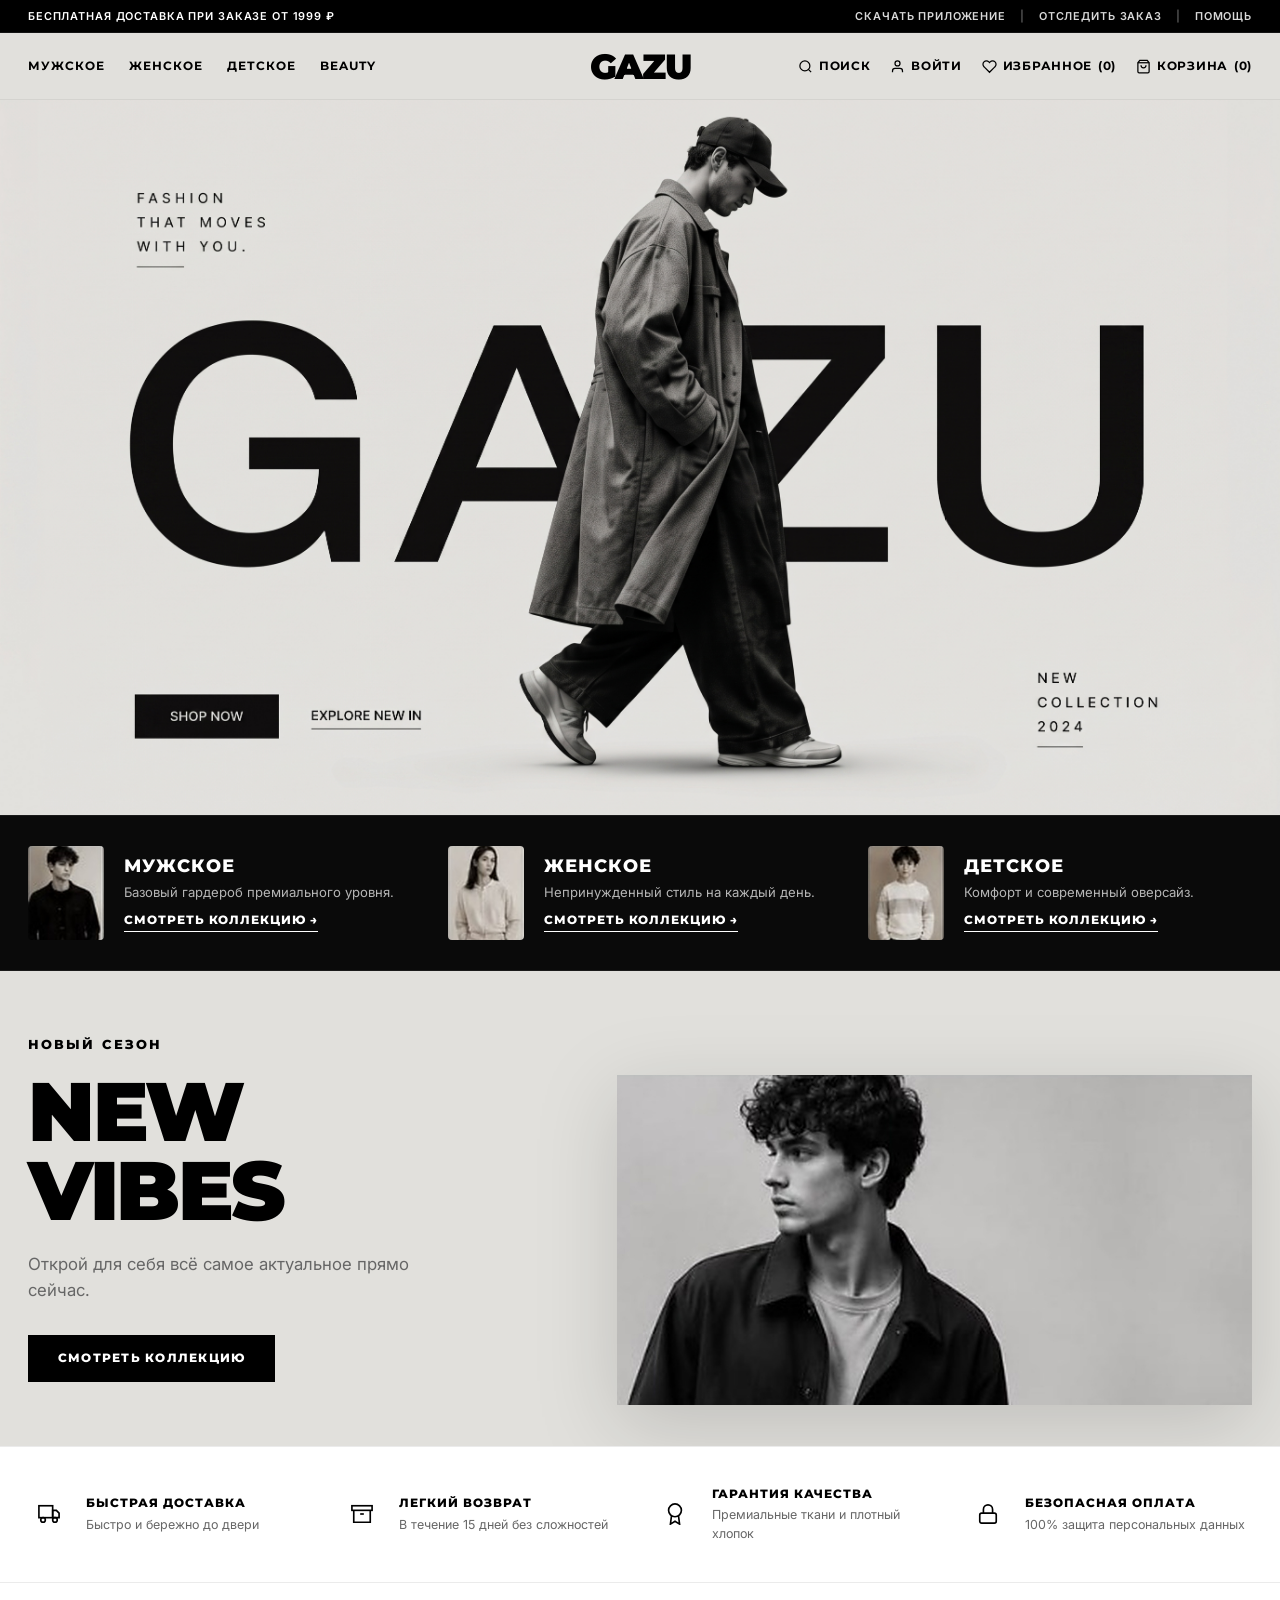
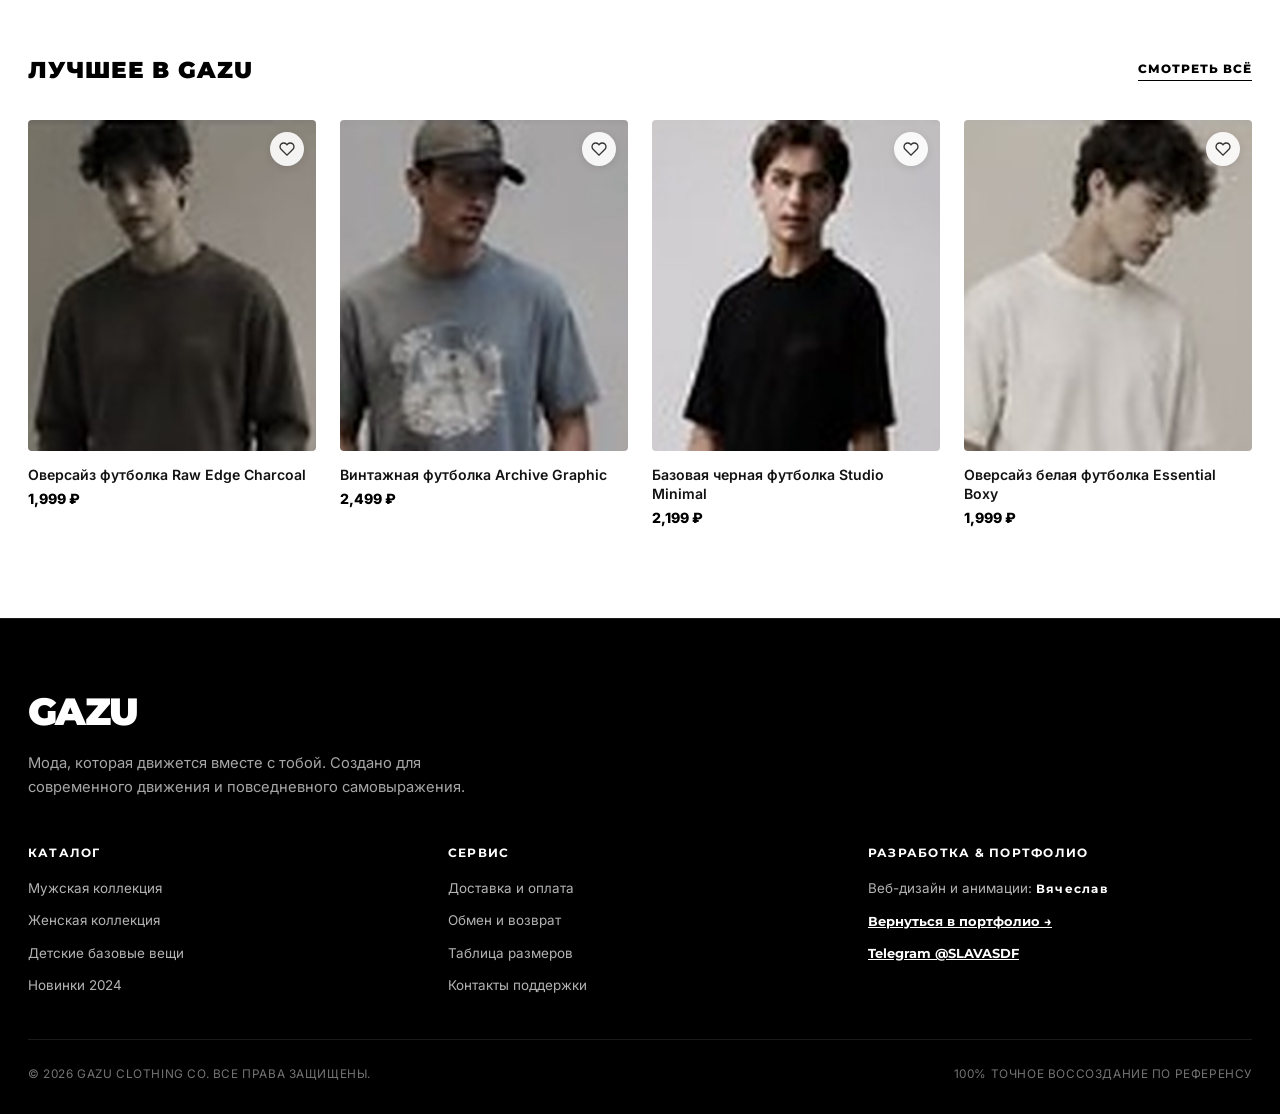
<file: projects/gazu/index.html>
<!DOCTYPE html>
<html lang="ru">
<head>
  <meta charset="UTF-8">
  <meta name="viewport" content="width=device-width, initial-scale=1.0, maximum-scale=5.0">
  <title>GAZU — Премиальный стритвир и концептуальный магазин одежды</title>
  
  <meta name="description" content="Официальный онлайн-магазин GAZU. Мода, которая движется вместе с тобой. Новая коллекция оверсайз футболок, худи и базового премиального гардероба.">

  <!-- Favicon -->
  <link rel="icon" type="image/svg+xml" href="favicon.svg?v=2.0">

  <!-- Fonts: Montserrat & Inter for editorial streetwear precision -->
  <link rel="preconnect" href="https://fonts.googleapis.com">
  <link rel="preconnect" href="https://fonts.gstatic.com" crossorigin>
  <link href="https://fonts.googleapis.com/css2?family=Inter:wght@300;400;500;600;700&family=Montserrat:wght@400;500;600;700;800;900&display=swap" rel="stylesheet">
  
  <link rel="stylesheet" href="style.css?v=2.0">
</head>
<body>

  <!-- 1. Top Utility Bar (Black) -->
  <aside class="utility-bar anim-fade-down">
    <div class="utility-container">
      <div class="utility-left">
        <span>БЕСПЛАТНАЯ ДОСТАВКА ПРИ ЗАКАЗЕ ОТ 1999 ₽</span>
      </div>
      <div class="utility-right">
        <a href="#help" class="utility-link">СКАЧАТЬ ПРИЛОЖЕНИЕ</a>
        <span class="utility-sep">|</span>
        <a href="#track" class="utility-link">ОТСЛЕДИТЬ ЗАКАЗ</a>
        <span class="utility-sep">|</span>
        <a href="#help" class="utility-link">ПОМОЩЬ</a>
      </div>
    </div>
  </aside>

  <!-- 2. Main Navigation Bar -->
  <header class="navbar anim-fade-down" id="navbar">
    <div class="nav-container">
      
      <!-- Nav Categories Left -->
      <nav class="nav-left">
        <a href="#men" class="nav-category-link">МУЖСКОЕ</a>
        <a href="#women" class="nav-category-link">ЖЕНСКОЕ</a>
        <a href="#kids" class="nav-category-link">ДЕТСКОЕ</a>
        <a href="#beauty" class="nav-category-link">BEAUTY</a>
      </nav>

      <!-- Center Monumental Logo -->
      <a href="#" class="brand-logo" aria-label="GAZU Главная">
        <span>GAZU</span>
      </a>

      <!-- Right Utility Actions -->
      <div class="nav-right">
        
        <button class="nav-action-btn" id="searchTriggerBtn">
          <svg width="15" height="15" viewBox="0 0 24 24" fill="none" stroke="currentColor" stroke-width="2">
            <circle cx="11" cy="11" r="8"/>
            <line x1="21" y1="21" x2="16.65" y2="16.65"/>
          </svg>
          <span class="action-label">ПОИСК</span>
        </button>

        <button class="nav-action-btn" id="loginTriggerBtn">
          <svg width="15" height="15" viewBox="0 0 24 24" fill="none" stroke="currentColor" stroke-width="2">
            <path d="M20 21v-2a4 4 0 0 0-4-4H8a4 4 0 0 0-4 4v2"/>
            <circle cx="12" cy="7" r="4"/>
          </svg>
          <span class="action-label">ВОЙТИ</span>
        </button>

        <button class="nav-action-btn" id="wishlistTriggerBtn">
          <svg width="15" height="15" viewBox="0 0 24 24" fill="none" stroke="currentColor" stroke-width="2" class="wishlist-header-svg">
            <path d="M20.84 4.61a5.5 5.5 0 0 0-7.78 0L12 5.67l-1.06-1.06a5.5 5.5 0 0 0-7.78 7.78l1.06 1.06L12 21.23l7.78-7.78 1.06-1.06a5.5 5.5 0 0 0 0-7.78z"/>
          </svg>
          <span class="action-label">ИЗБРАННОЕ</span>
          <span class="action-counter" id="wishlistCount">(0)</span>
        </button>

        <button class="nav-action-btn cart-btn" id="cartTriggerBtn">
          <svg width="15" height="15" viewBox="0 0 24 24" fill="none" stroke="currentColor" stroke-width="2">
            <path d="M6 2L3 6v14a2 2 0 0 0 2 2h14a2 2 0 0 0 2-2V6l-3-4z"/>
            <line x1="3" y1="6" x2="21" y2="6"/>
            <path d="M16 10a4 4 0 0 1-8 0"/>
          </svg>
          <span class="action-label">КОРЗИНА</span>
          <span class="action-counter" id="cartCount">(0)</span>
        </button>

      </div>

    </div>
  </header>

  <main>

    <!-- 3. Hero Stage (2K Ultra-High Definition Editorial Artwork) -->
    <section class="hero-stage" id="hero">
      <div class="hero-canvas-wrap anim-hero-reveal">
        <img src="assets/herofull2k.jpeg" alt="GAZU — Fashion That Moves With You. Новая коллекция 2024" class="hero-2k-img">
        
        <!-- Interactive CTA Hotspots aligned with SHOP NOW & EXPLORE NEW IN -->
        <div class="hero-hotspots">
          <a href="#best-of-gazu" class="hero-hotspot hotspot-shop" aria-label="В каталог (Shop Now)" title="В каталог"></a>
          <a href="#new-vibes" class="hero-hotspot hotspot-explore" aria-label="Смотреть новинки (Explore New In)" title="Смотреть новинки"></a>
        </div>
      </div>

      <!-- Mobile Quick Actions for touch navigation -->
      <div class="hero-mobile-actions">
        <a href="#best-of-gazu" class="btn-shop-mobile">В КАТАЛОГ</a>
        <a href="#new-vibes" class="btn-explore-mobile">СМОТРЕТЬ НОВИНКИ</a>
      </div>
    </section>

    <!-- 4. Category Bar (Black Background) -->
    <section class="categories-bar" id="categoriesBar">
      <div class="categories-container">
        
        <!-- Category 1: MEN -->
        <div class="category-card reveal-category" data-delay="0.1" id="men">
          <div class="cat-thumb-box">
            <img src="assets/cat-men.jpg" alt="Мужская коллекция" class="cat-thumb-img" loading="lazy">
          </div>
          <div class="cat-info-box">
            <h3 class="cat-title">МУЖСКОЕ</h3>
            <p class="cat-tagline">Базовый гардероб премиального уровня.</p>
            <a href="#best-of-gazu" class="cat-link">СМОТРЕТЬ КОЛЛЕКЦИЮ &rarr;</a>
          </div>
        </div>

        <!-- Category 2: WOMEN -->
        <div class="category-card reveal-category" data-delay="0.2" id="women">
          <div class="cat-thumb-box">
            <img src="assets/cat-women.jpg" alt="Женская коллекция" class="cat-thumb-img" loading="lazy">
          </div>
          <div class="cat-info-box">
            <h3 class="cat-title">ЖЕНСКОЕ</h3>
            <p class="cat-tagline">Непринужденный стиль на каждый день.</p>
            <a href="#best-of-gazu" class="cat-link">СМОТРЕТЬ КОЛЛЕКЦИЮ &rarr;</a>
          </div>
        </div>

        <!-- Category 3: KIDS -->
        <div class="category-card reveal-category" data-delay="0.3" id="kids">
          <div class="cat-thumb-box">
            <img src="assets/cat-kids.jpg" alt="Детская коллекция" class="cat-thumb-img" loading="lazy">
          </div>
          <div class="cat-info-box">
            <h3 class="cat-title">ДЕТСКОЕ</h3>
            <p class="cat-tagline">Комфорт и современный оверсайз.</p>
            <a href="#best-of-gazu" class="cat-link">СМОТРЕТЬ КОЛЛЕКЦИЮ &rarr;</a>
          </div>
        </div>

      </div>
    </section>

    <!-- 5. "NEW SEASON / NEW VIBES" Banner -->
    <section class="new-vibes-section" id="new-vibes">
      <div class="vibes-split-grid">
        
        <!-- Left Editorial Copy -->
        <div class="vibes-content-col reveal-vibes-left">
          <span class="vibes-eyebrow">НОВЫЙ СЕЗОН</span>
          <h2 class="vibes-main-heading">
            NEW<br>VIBES
          </h2>
          <p class="vibes-sub-desc">Открой для себя всё самое актуальное прямо сейчас.</p>
          <a href="#best-of-gazu" class="btn-explore-collection">СМОТРЕТЬ КОЛЛЕКЦИЮ</a>
        </div>

        <!-- Right Model Portrait -->
        <div class="vibes-visual-col reveal-vibes-right">
          <img src="assets/vibes-model.jpg" alt="Стильная модель в черной рубашке-куртке" class="vibes-model-img" loading="lazy">
        </div>

      </div>
    </section>

    <!-- 6. Trust Badges Strip (4 Features) -->
    <section class="trust-strip">
      <div class="trust-container">
        
        <div class="trust-item reveal-trust" data-delay="0.1">
          <div class="trust-icon-box">
            <!-- Fast Delivery Truck SVG -->
            <svg width="22" height="22" viewBox="0 0 24 24" fill="none" stroke="currentColor" stroke-width="1.8">
              <rect x="1" y="3" width="15" height="13"/>
              <polygon points="16 8 20 8 23 11 23 16 16 16 16 8"/>
              <circle cx="5.5" cy="18.5" r="2.5"/>
              <circle cx="18.5" cy="18.5" r="2.5"/>
            </svg>
          </div>
          <div class="trust-text-box">
            <strong class="trust-title">БЫСТРАЯ ДОСТАВКА</strong>
            <span class="trust-subtitle">Быстро и бережно до двери</span>
          </div>
        </div>

        <div class="trust-item reveal-trust" data-delay="0.2">
          <div class="trust-icon-box">
            <!-- Easy Returns Box SVG -->
            <svg width="22" height="22" viewBox="0 0 24 24" fill="none" stroke="currentColor" stroke-width="1.8">
              <polyline points="21 8 21 21 3 21 3 8"/>
              <rect x="1" y="3" width="22" height="5"/>
              <line x1="10" y1="12" x2="14" y2="12"/>
            </svg>
          </div>
          <div class="trust-text-box">
            <strong class="trust-title">ЛЕГКИЙ ВОЗВРАТ</strong>
            <span class="trust-subtitle">В течение 15 дней без сложностей</span>
          </div>
        </div>

        <div class="trust-item reveal-trust" data-delay="0.3">
          <div class="trust-icon-box">
            <!-- Quality Assured Seal SVG -->
            <svg width="22" height="22" viewBox="0 0 24 24" fill="none" stroke="currentColor" stroke-width="1.8">
              <circle cx="12" cy="8" r="7"/>
              <polyline points="8.21 13.89 7 23 12 20 17 23 15.79 13.88"/>
            </svg>
          </div>
          <div class="trust-text-box">
            <strong class="trust-title">ГАРАНТИЯ КАЧЕСТВА</strong>
            <span class="trust-subtitle">Премиальные ткани и плотный хлопок</span>
          </div>
        </div>

        <div class="trust-item reveal-trust" data-delay="0.4">
          <div class="trust-icon-box">
            <!-- Secure Payment Lock SVG -->
            <svg width="22" height="22" viewBox="0 0 24 24" fill="none" stroke="currentColor" stroke-width="1.8">
              <rect x="3" y="11" width="18" height="11" rx="2" ry="2"/>
              <path d="M7 11V7a5 5 0 0 1 10 0v4"/>
            </svg>
          </div>
          <div class="trust-text-box">
            <strong class="trust-title">БЕЗОПАСНАЯ ОПЛАТА</strong>
            <span class="trust-subtitle">100% защита персональных данных</span>
          </div>
        </div>

      </div>
    </section>

    <!-- 7. "BEST OF GAZU" Product Showcase Grid -->
    <section class="products-section" id="best-of-gazu">
      <div class="products-container">
        
        <div class="products-header reveal-product-header">
          <h2 class="products-title">ЛУЧШЕЕ В GAZU</h2>
          <a href="#all" class="products-view-all">СМОТРЕТЬ ВСЁ</a>
        </div>

        <div class="products-grid">
          
          <!-- Product 1 -->
          <div class="product-card reveal-product-card" data-delay="0.1" data-id="1" data-name="Оверсайз футболка Raw Edge Charcoal" data-price="1999" data-img="assets/prod-1.jpg">
            <div class="product-img-box">
              <img src="assets/prod-1.jpg" alt="Оверсайз футболка Raw Edge Charcoal" class="product-img" loading="lazy">
              <button class="btn-wishlist" aria-label="Добавить в избранное" data-id="1">
                <svg width="16" height="16" viewBox="0 0 24 24" fill="none" stroke="currentColor" stroke-width="2">
                  <path d="M20.84 4.61a5.5 5.5 0 0 0-7.78 0L12 5.67l-1.06-1.06a5.5 5.5 0 0 0-7.78 7.78l1.06 1.06L12 21.23l7.78-7.78 1.06-1.06a5.5 5.5 0 0 0 0-7.78z"/>
                </svg>
              </button>
              <div class="quick-add-overlay">
                <button class="btn-quick-add" data-id="1">В КОРЗИНУ</button>
              </div>
            </div>
            <div class="product-meta">
              <h4 class="product-name">Оверсайз футболка Raw Edge Charcoal</h4>
              <span class="product-price">1,999 ₽</span>
            </div>
          </div>

          <!-- Product 2 -->
          <div class="product-card reveal-product-card" data-delay="0.2" data-id="2" data-name="Винтажная футболка Archive Graphic" data-price="2499" data-img="assets/prod-2.jpg">
            <div class="product-img-box">
              <img src="assets/prod-2.jpg" alt="Винтажная футболка Archive Graphic" class="product-img" loading="lazy">
              <button class="btn-wishlist" aria-label="Добавить в избранное" data-id="2">
                <svg width="16" height="16" viewBox="0 0 24 24" fill="none" stroke="currentColor" stroke-width="2">
                  <path d="M20.84 4.61a5.5 5.5 0 0 0-7.78 0L12 5.67l-1.06-1.06a5.5 5.5 0 0 0-7.78 7.78l1.06 1.06L12 21.23l7.78-7.78 1.06-1.06a5.5 5.5 0 0 0 0-7.78z"/>
                </svg>
              </button>
              <div class="quick-add-overlay">
                <button class="btn-quick-add" data-id="2">В КОРЗИНУ</button>
              </div>
            </div>
            <div class="product-meta">
              <h4 class="product-name">Винтажная футболка Archive Graphic</h4>
              <span class="product-price">2,499 ₽</span>
            </div>
          </div>

          <!-- Product 3 -->
          <div class="product-card reveal-product-card" data-delay="0.3" data-id="3" data-name="Базовая черная футболка Studio Minimal" data-price="2199" data-img="assets/prod-3.jpg">
            <div class="product-img-box">
              <img src="assets/prod-3.jpg" alt="Базовая черная футболка Studio Minimal" class="product-img" loading="lazy">
              <button class="btn-wishlist" aria-label="Добавить в избранное" data-id="3">
                <svg width="16" height="16" viewBox="0 0 24 24" fill="none" stroke="currentColor" stroke-width="2">
                  <path d="M20.84 4.61a5.5 5.5 0 0 0-7.78 0L12 5.67l-1.06-1.06a5.5 5.5 0 0 0-7.78 7.78l1.06 1.06L12 21.23l7.78-7.78 1.06-1.06a5.5 5.5 0 0 0 0-7.78z"/>
                </svg>
              </button>
              <div class="quick-add-overlay">
                <button class="btn-quick-add" data-id="3">В КОРЗИНУ</button>
              </div>
            </div>
            <div class="product-meta">
              <h4 class="product-name">Базовая черная футболка Studio Minimal</h4>
              <span class="product-price">2,199 ₽</span>
            </div>
          </div>

          <!-- Product 4 -->
          <div class="product-card reveal-product-card" data-delay="0.4" data-id="4" data-name="Оверсайз белая футболка Essential Boxy" data-price="1999" data-img="assets/prod-4.jpg">
            <div class="product-img-box">
              <img src="assets/prod-4.jpg" alt="Оверсайз белая футболка Essential Boxy" class="product-img" loading="lazy">
              <button class="btn-wishlist" aria-label="Добавить в избранное" data-id="4">
                <svg width="16" height="16" viewBox="0 0 24 24" fill="none" stroke="currentColor" stroke-width="2">
                  <path d="M20.84 4.61a5.5 5.5 0 0 0-7.78 0L12 5.67l-1.06-1.06a5.5 5.5 0 0 0-7.78 7.78l1.06 1.06L12 21.23l7.78-7.78 1.06-1.06a5.5 5.5 0 0 0 0-7.78z"/>
                </svg>
              </button>
              <div class="quick-add-overlay">
                <button class="btn-quick-add" data-id="4">В КОРЗИНУ</button>
              </div>
            </div>
            <div class="product-meta">
              <h4 class="product-name">Оверсайз белая футболка Essential Boxy</h4>
              <span class="product-price">1,999 ₽</span>
            </div>
          </div>

        </div>

      </div>
    </section>

  </main>

  <!-- Interactive Slide-over Cart Drawer -->
  <div class="cart-drawer-overlay" id="cartOverlay">
    <div class="cart-drawer">
      <div class="cart-drawer-header">
        <h3 class="cart-drawer-title">ВАША КОРЗИНА</h3>
        <button class="cart-drawer-close" id="cartCloseBtn" aria-label="Закрыть корзину">
          <svg width="20" height="20" viewBox="0 0 24 24" fill="none" stroke="currentColor" stroke-width="2">
            <line x1="18" y1="6" x2="6" y2="18"/>
            <line x1="6" y1="6" x2="18" y2="18"/>
          </svg>
        </button>
      </div>

      <div class="cart-items-list" id="cartItemsList">
        <!-- Rendered by JS -->
        <div class="cart-empty-state" id="cartEmptyState">
          <p>Ваша корзина пока пуста.</p>
          <a href="#best-of-gazu" class="btn-shop-now" id="continueShoppingBtn">СМОТРЕТЬ КАТАЛОГ</a>
        </div>
      </div>

      <div class="cart-drawer-footer" id="cartFooter">
        <div class="cart-subtotal-row">
          <span>ИТОГО К ОПЛАТЕ:</span>
          <strong id="cartSubtotal">0 ₽</strong>
        </div>
        <p class="cart-shipping-note">Бесплатная стандартная доставка включена в заказ.</p>
        <button class="btn-checkout" id="checkoutBtn">ОФОРМИТЬ ЗАКАЗ</button>
      </div>
    </div>
  </div>

  <!-- Toast Notification Box -->
  <div class="toast-notification" id="toastNotice">Товар добавлен в корзину</div>

  <!-- Minimalist Brand Footer -->
  <footer class="footer reveal-footer">
    <div class="footer-container">
      <div class="footer-brand-row">
        <span class="footer-logo">GAZU</span>
        <p class="footer-statement">Мода, которая движется вместе с тобой. Создано для современного движения и повседневного самовыражения.</p>
      </div>

      <div class="footer-links-row">
        <div class="footer-col">
          <strong>КАТАЛОГ</strong>
          <a href="#men">Мужская коллекция</a>
          <a href="#women">Женская коллекция</a>
          <a href="#kids">Детские базовые вещи</a>
          <a href="#best-of-gazu">Новинки 2024</a>
        </div>
        <div class="footer-col">
          <strong>СЕРВИС</strong>
          <a href="#help">Доставка и оплата</a>
          <a href="#help">Обмен и возврат</a>
          <a href="#help">Таблица размеров</a>
          <a href="#help">Контакты поддержки</a>
        </div>
        <div class="footer-col">
          <strong>РАЗРАБОТКА & ПОРТФОЛИО</strong>
          <p class="footer-credit">Веб-дизайн и анимации: <strong>Вячеслав</strong></p>
          <a href="../../index.html" class="footer-portfolio-link">Вернуться в портфолио &rarr;</a>
          <a href="https://t.me/SLAVASDF" target="_blank" rel="noopener noreferrer" class="footer-portfolio-link">Telegram @SLAVASDF</a>
        </div>
      </div>

      <div class="footer-bottom-bar">
        <span>&copy; 2026 GAZU CLOTHING CO. ВСЕ ПРАВА ЗАЩИЩЕНЫ.</span>
        <span>100% ТОЧНОЕ ВОССОЗДАНИЕ ПО РЕФЕРЕНСУ</span>
      </div>
    </div>
  </footer>

  <script src="app.js?v=2.0"></script>
</body>
</html>
</file>
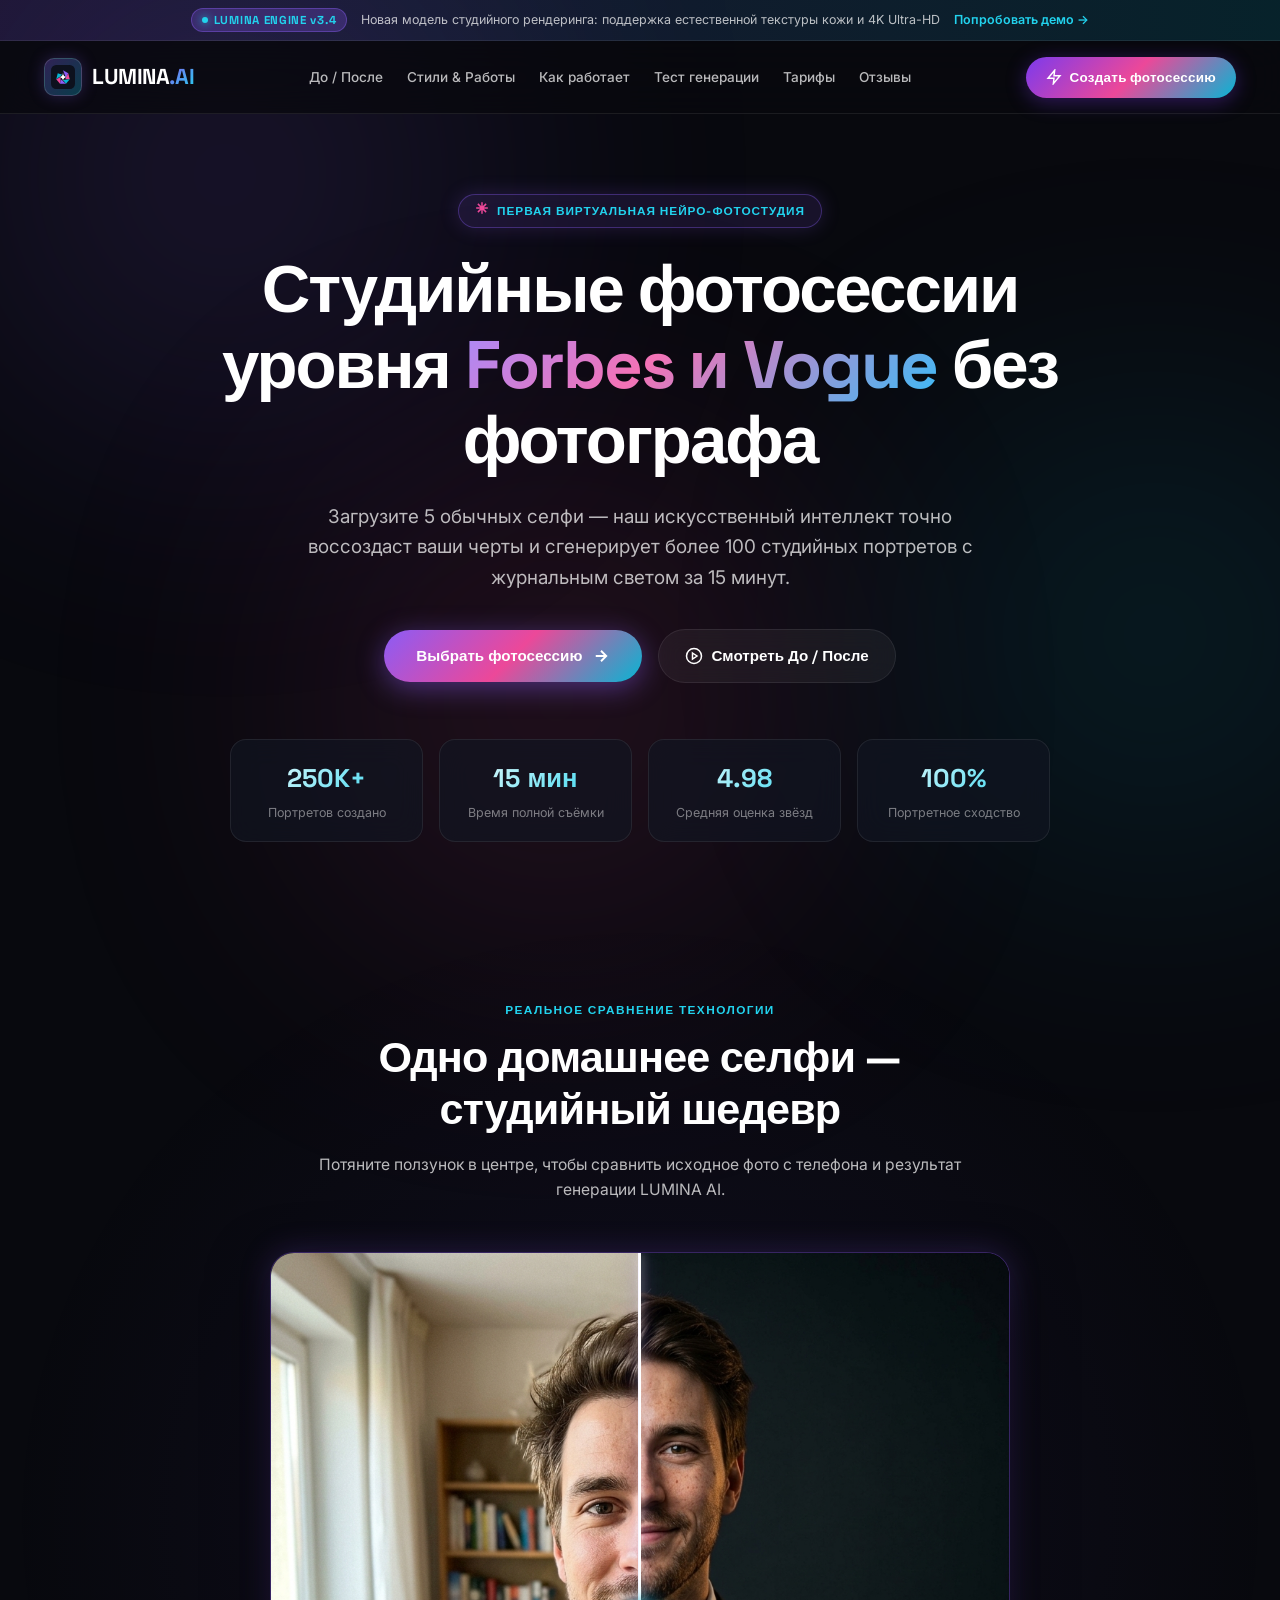
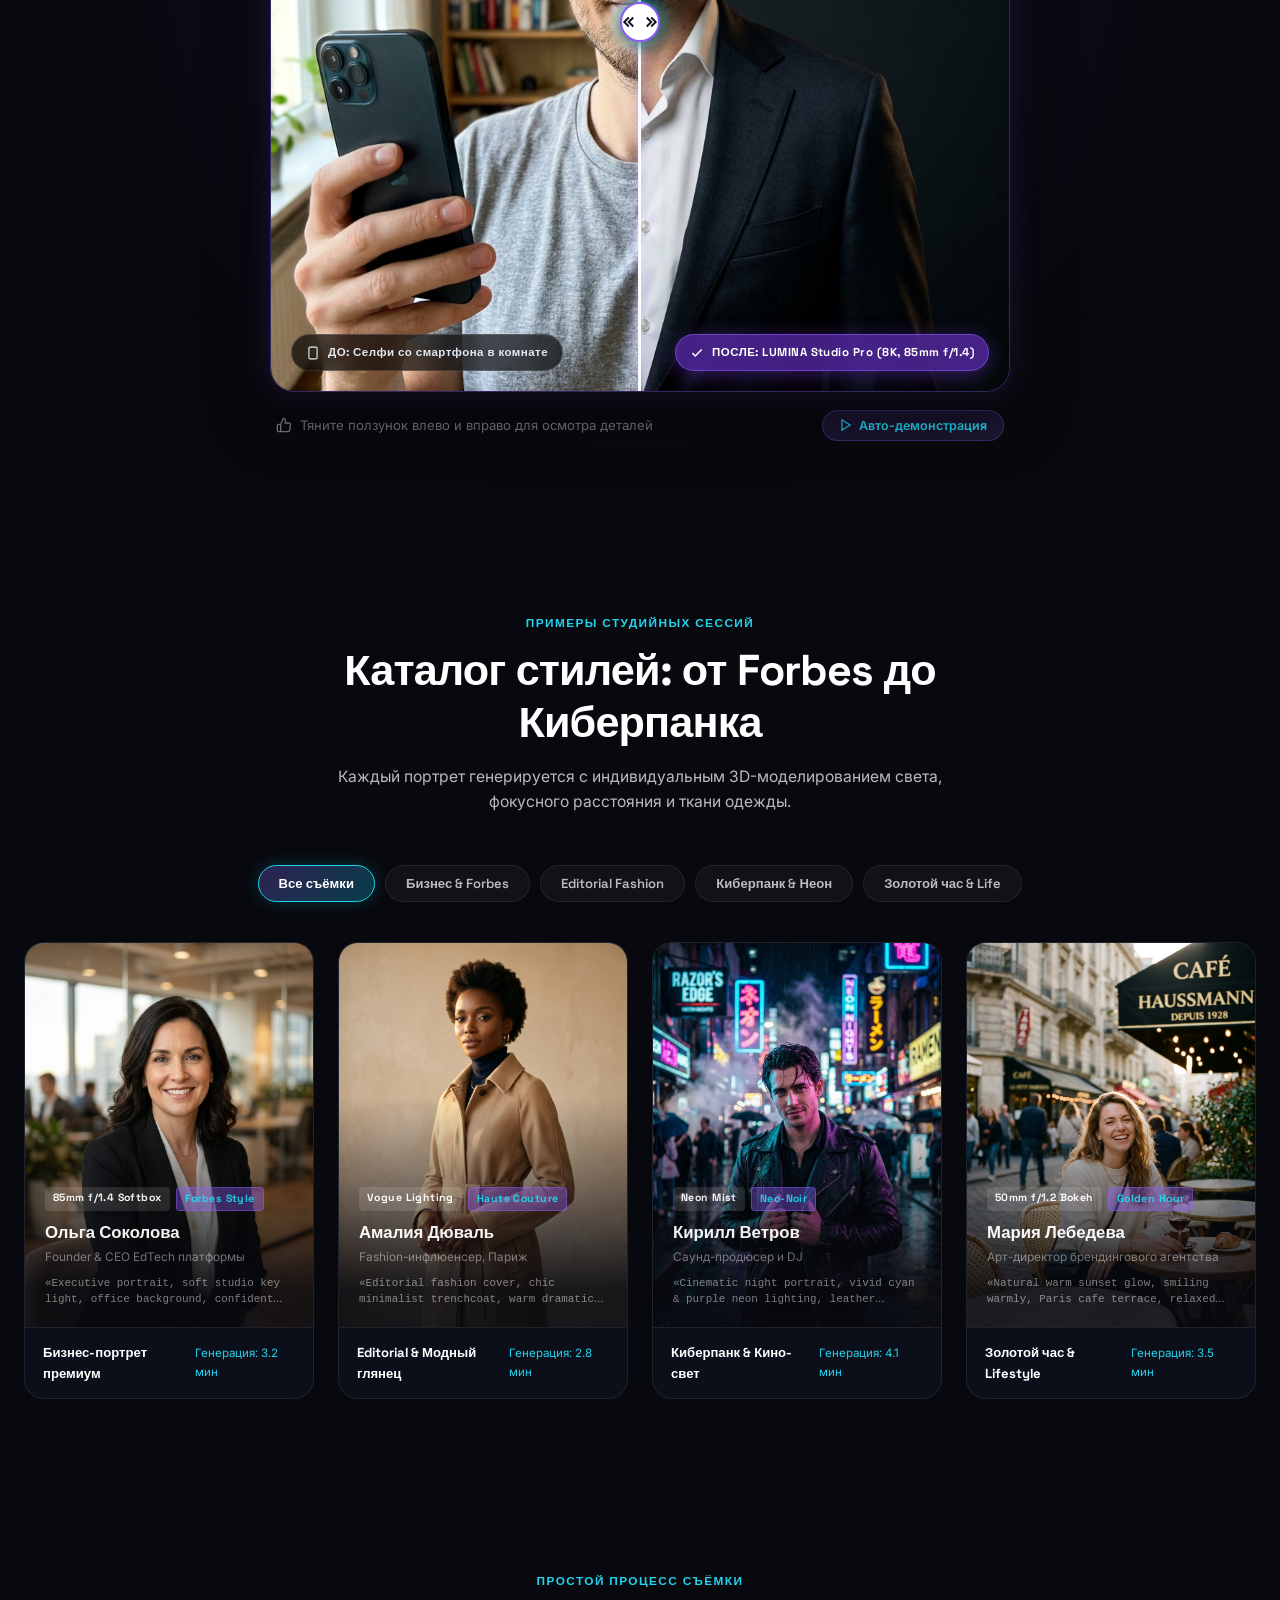
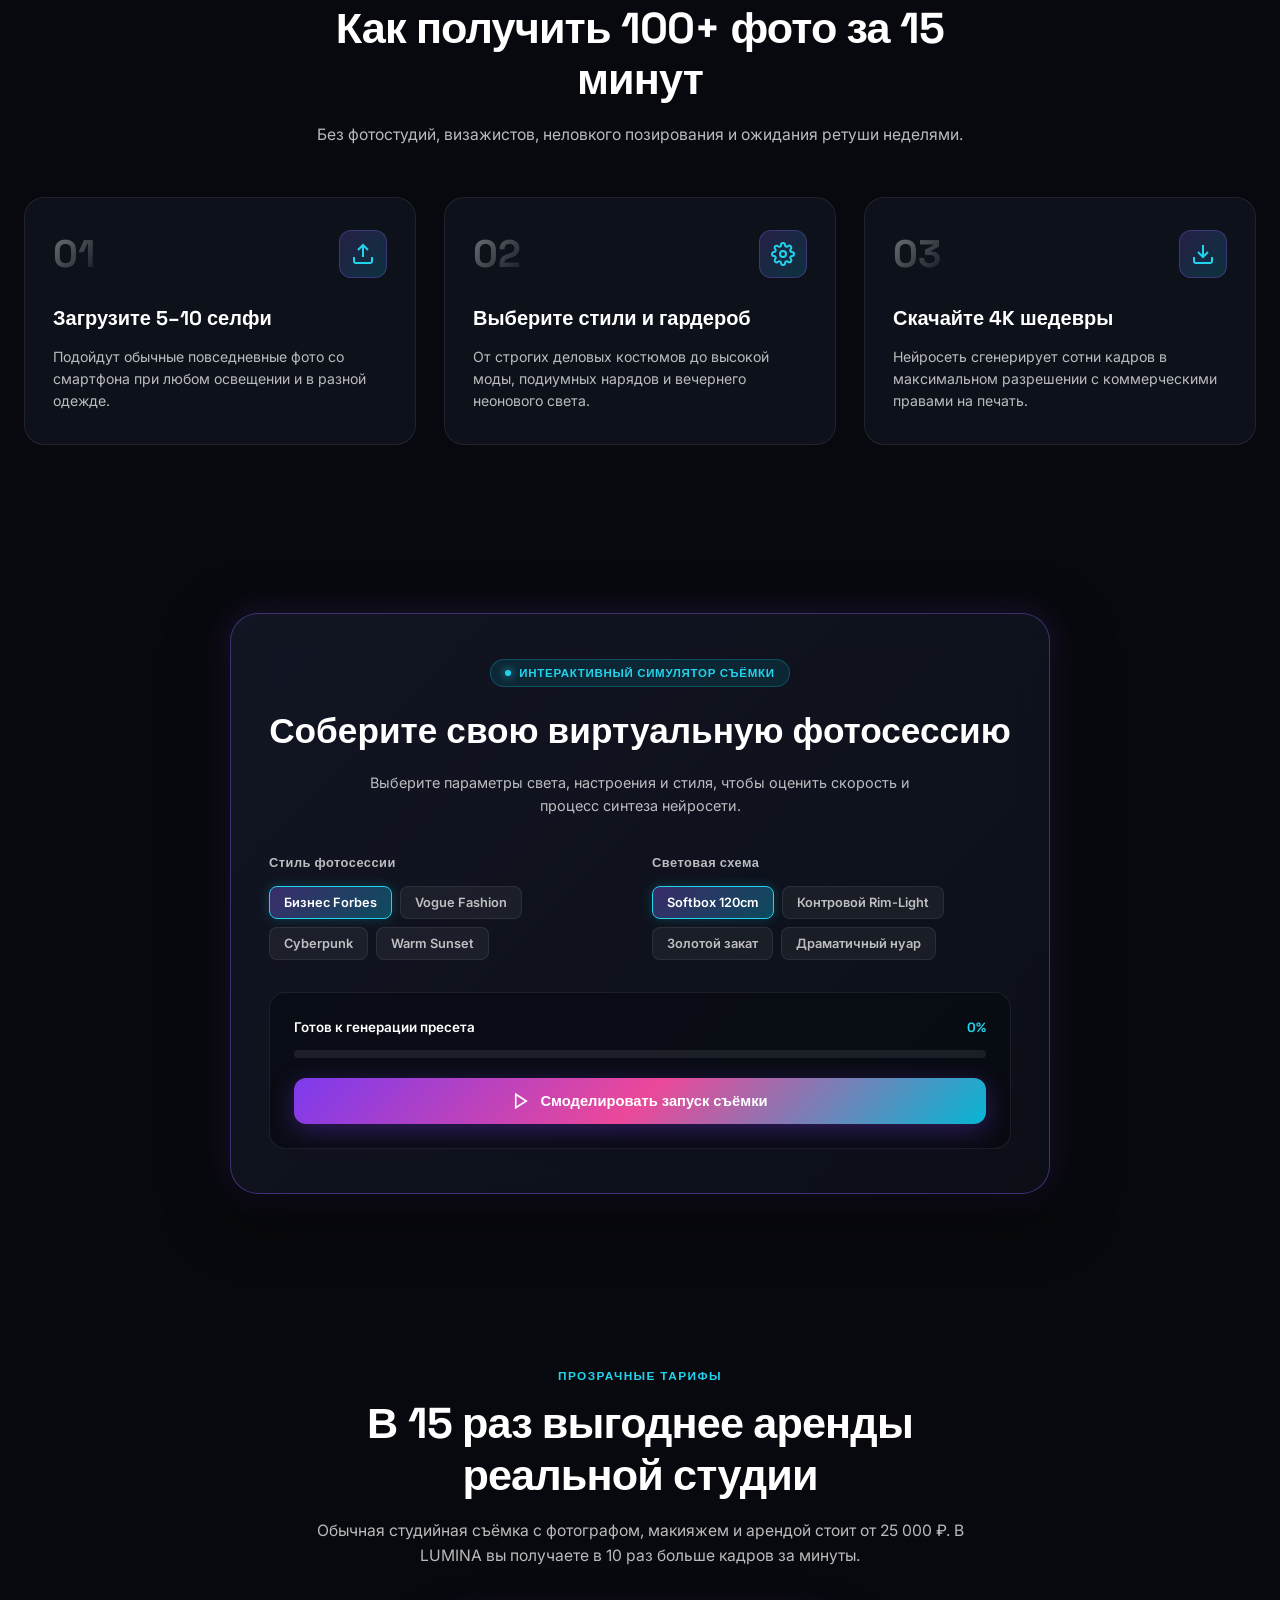
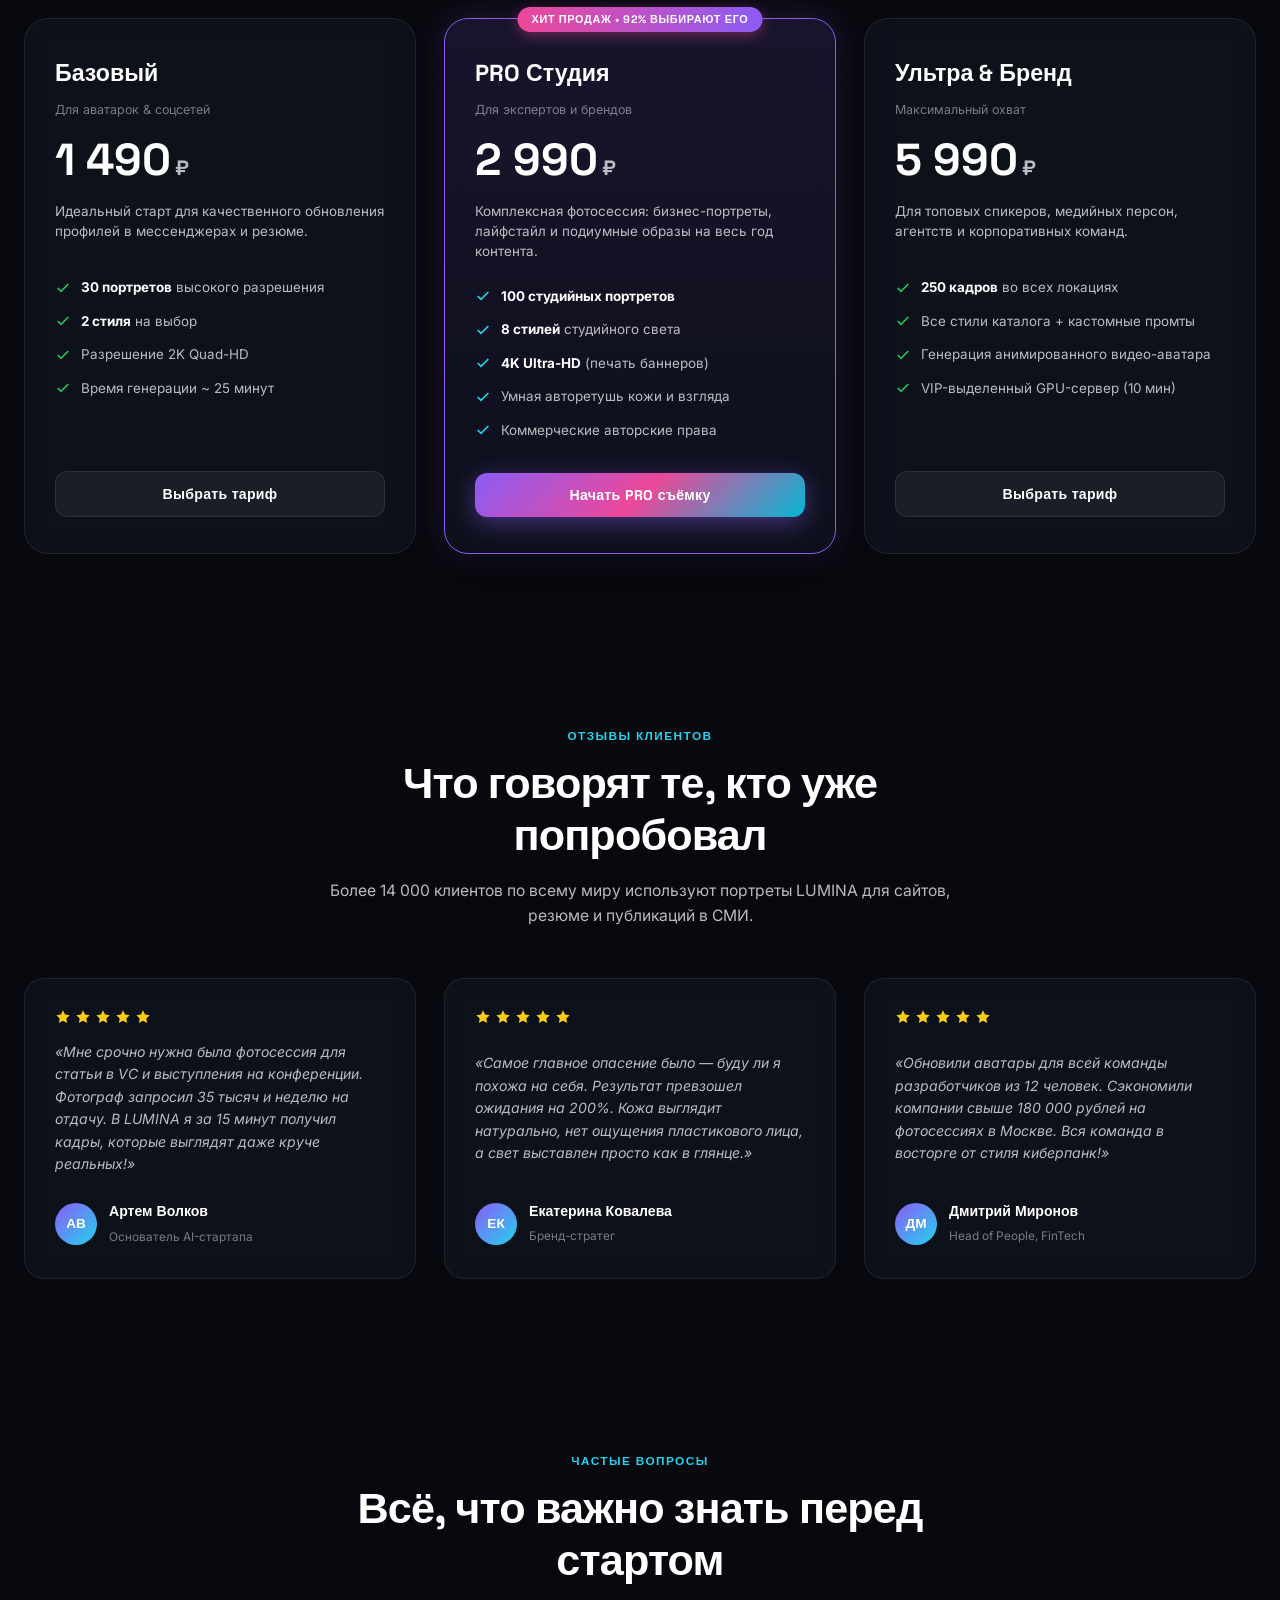
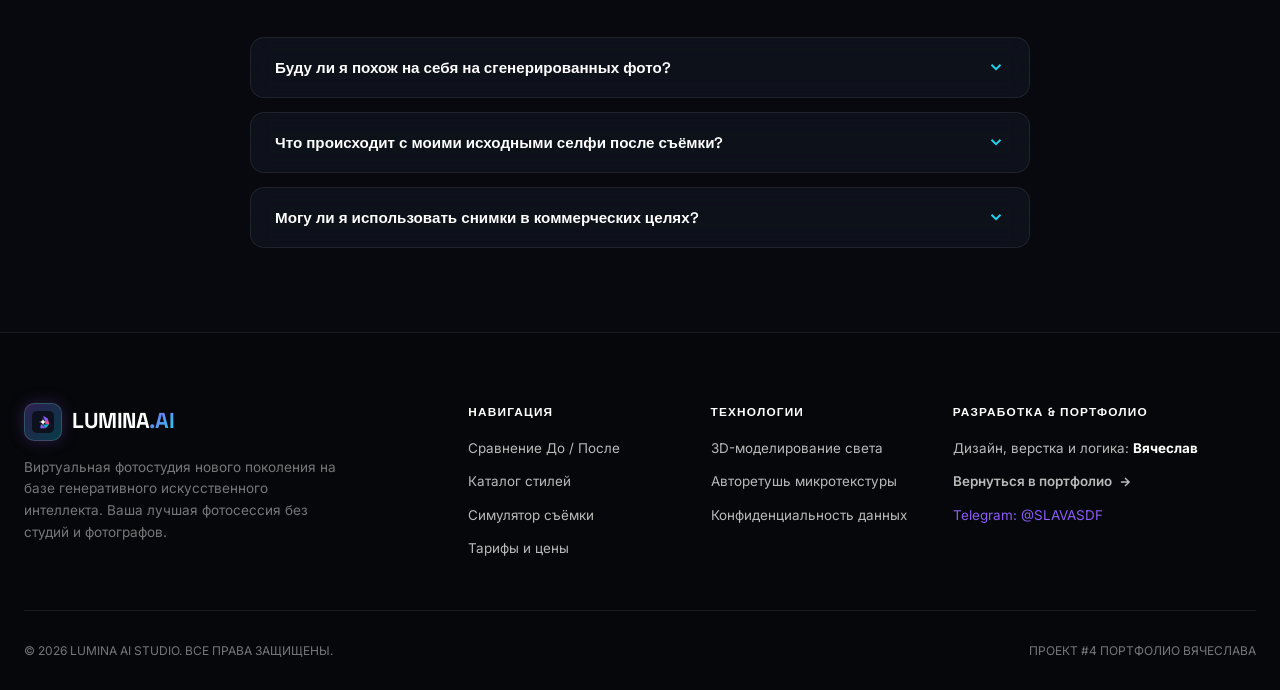
<file: projects/lumina/index.html>
<!DOCTYPE html>
<html lang="ru">
<head>
  <meta charset="UTF-8">
  <meta name="viewport" content="width=device-width, initial-scale=1.0, maximum-scale=5.0">
  <title>LUMINA AI Studio — Виртуальные фотосессии и студийные портреты нового поколения</title>
  
  <meta name="description" content="LUMINA AI Studio — генерация профессиональных студийных фотосессий уровня Forbes и Vogue по обычным селфи за 15 минут с помощью нейросетей.">

  <!-- Favicon (Clean Vector SVG Aperture) -->
  <link rel="icon" type="image/svg+xml" href="favicon.svg?v=1.0">

  <!-- Fonts: Space Grotesk (Futuristic headings) & Inter (Precision body) -->
  <link rel="preconnect" href="https://fonts.googleapis.com">
  <link rel="preconnect" href="https://fonts.gstatic.com" crossorigin>
  <link href="https://fonts.googleapis.com/css2?family=Inter:wght@300;400;500;600;700&family=Space+Grotesk:wght@500;600;700&display=swap" rel="stylesheet">
  
  <link rel="stylesheet" href="style.css?v=1.0">
</head>
<body>

  <!-- Background Ambient Glow Orbs -->
  <div class="ambient-glow glow-violet" aria-hidden="true"></div>
  <div class="ambient-glow glow-cyan" aria-hidden="true"></div>
  <div class="ambient-glow glow-magenta" aria-hidden="true"></div>

  <!-- 1. Top Announcement Bar -->
  <aside class="announcement-bar anim-slide-down">
    <div class="bar-container">
      <div class="bar-tag">
        <span class="live-dot"></span>
        <span>LUMINA ENGINE v3.4</span>
      </div>
      <p class="bar-text">Новая модель студийного рендеринга: поддержка естественной текстуры кожи и 4K Ultra-HD</p>
      <a href="#simulator" class="bar-cta">Попробовать демо &rarr;</a>
    </div>
  </aside>

  <!-- 2. Header & Navigation -->
  <header class="navbar" id="navbar">
    <div class="nav-container">
      
      <!-- Brand Logo -->
      <a href="#" class="brand-logo">
        <div class="brand-icon-box">
          <svg width="24" height="24" viewBox="0 0 64 64" fill="none">
            <rect width="64" height="64" rx="14" fill="#0d111e"/>
            <path d="M 32 14 L 46 22 L 40 34 Z" fill="#8b5cf6" />
            <path d="M 46 22 L 50 38 L 38 38 Z" fill="#ec4899" />
            <path d="M 50 38 L 40 50 L 32 40 Z" fill="#06b6d4" />
            <path d="M 40 50 L 24 50 L 26 38 Z" fill="#8b5cf6" />
            <path d="M 24 50 L 14 38 L 26 32 Z" fill="#ec4899" />
            <path d="M 14 38 L 18 22 L 30 26 Z" fill="#06b6d4" />
            <path d="M 32 20 Q 32 32 44 32 Q 32 32 32 44 Q 32 32 20 32 Q 32 32 32 20 Z" fill="#ffffff" />
          </svg>
        </div>
        <span class="brand-name">LUMINA<span class="brand-accent">.AI</span></span>
      </a>

      <!-- Desktop Nav Links -->
      <nav class="nav-links">
        <a href="#compare" class="nav-link">До / После</a>
        <a href="#gallery" class="nav-link">Стили & Работы</a>
        <a href="#how-it-works" class="nav-link">Как работает</a>
        <a href="#simulator" class="nav-link">Тест генерации</a>
        <a href="#pricing" class="nav-link">Тарифы</a>
        <a href="#reviews" class="nav-link">Отзывы</a>
      </nav>

      <!-- Right Action CTA -->
      <div class="nav-actions">
        <a href="#pricing" class="btn-glow-primary">
          <svg width="16" height="16" viewBox="0 0 24 24" fill="none" stroke="currentColor" stroke-width="2.2">
            <polygon points="13 2 3 14 12 14 11 22 21 10 12 10 13 2"></polygon>
          </svg>
          <span>Создать фотосессию</span>
        </a>
      </div>

    </div>
  </header>

  <main>

    <!-- 3. Hero Section -->
    <section class="hero-section">
      <div class="hero-container">
        
        <!-- Eyebrow Badge -->
        <div class="hero-badge reveal-fade">
          <span class="badge-spark">
            <svg width="14" height="14" viewBox="0 0 24 24" fill="none" stroke="currentColor" stroke-width="2.5">
              <path d="M12 2v20M2 12h20M4.93 4.93l14.14 14.14M4.93 19.07l14.14-14.14"/>
            </svg>
          </span>
          <span>ПЕРВАЯ ВИРТУАЛЬНАЯ НЕЙРО-ФОТОСТУДИЯ</span>
        </div>

        <!-- Monumental Heading -->
        <h1 class="hero-title reveal-fade" data-delay="0.1">
          Студийные фотосессии уровня <span class="gradient-text">Forbes и Vogue</span> без фотографа
        </h1>

        <!-- Subtitle -->
        <p class="hero-subtitle reveal-fade" data-delay="0.2">
          Загрузите 5 обычных селфи — наш искусственный интеллект точно воссоздаст ваши черты и сгенерирует более 100 студийных портретов с журнальным светом за 15 минут.
        </p>

        <!-- CTA Buttons Row -->
        <div class="hero-actions reveal-fade" data-delay="0.3">
          <a href="#pricing" class="btn-hero-primary">
            <span>Выбрать фотосессию</span>
            <svg width="18" height="18" viewBox="0 0 24 24" fill="none" stroke="currentColor" stroke-width="2.5">
              <path d="M5 12h14M12 5l7 7-7 7"/>
            </svg>
          </a>
          <a href="#compare" class="btn-hero-secondary">
            <svg width="18" height="18" viewBox="0 0 24 24" fill="none" stroke="currentColor" stroke-width="2">
              <circle cx="12" cy="12" r="10"/>
              <polygon points="10 8 16 12 10 16 10 8"/>
            </svg>
            <span>Смотреть До / После</span>
          </a>
        </div>

        <!-- Metric Trust Counters -->
        <div class="hero-metrics-grid reveal-fade" data-delay="0.4">
          <div class="metric-card">
            <div class="metric-val">250K+</div>
            <div class="metric-label">Портретов создано</div>
          </div>
          <div class="metric-card">
            <div class="metric-val">15 мин</div>
            <div class="metric-label">Время полной съёмки</div>
          </div>
          <div class="metric-card">
            <div class="metric-val">4.98</div>
            <div class="metric-label">Средняя оценка звёзд</div>
          </div>
          <div class="metric-card">
            <div class="metric-val">100%</div>
            <div class="metric-label">Портретное сходство</div>
          </div>
        </div>

      </div>
    </section>

    <!-- 4. Interactive Before / After Split Slider -->
    <section class="compare-section" id="compare">
      <div class="section-container">
        
        <div class="section-head reveal-up">
          <span class="section-category">РЕАЛЬНОЕ СРАВНЕНИЕ ТЕХНОЛОГИИ</span>
          <h2 class="section-title">Одно домашнее селфи — студийный шедевр</h2>
          <p class="section-desc">Потяните ползунок в центре, чтобы сравнить исходное фото с телефона и результат генерации LUMINA AI.</p>
        </div>

        <!-- The Interactive Slider Stage -->
        <div class="slider-stage-wrapper reveal-scale">
          
          <div class="before-after-container" id="beforeAfterSlider">
            
            <!-- After Image (Background layer: Forbes studio portrait) -->
            <div class="image-layer layer-after">
              <img src="assets/after.jpg" alt="LUMINA AI — Студийный бизнес-портрет" class="compare-img">
              <div class="layer-badge badge-after">
                <span class="badge-icon">
                  <svg width="14" height="14" viewBox="0 0 24 24" fill="none" stroke="currentColor" stroke-width="2.5">
                    <polyline points="20 6 9 17 4 12"/>
                  </svg>
                </span>
                <span>ПОСЛЕ: LUMINA Studio Pro (8K, 85mm f/1.4)</span>
              </div>
            </div>

            <!-- Before Image (Clipped layer: Casual smartphone selfie) -->
            <div class="image-layer layer-before" id="layerBefore">
              <img src="assets/before.jpg" alt="Исходное домашнее селфи" class="compare-img">
              <div class="layer-badge badge-before">
                <span class="badge-icon">
                  <svg width="14" height="14" viewBox="0 0 24 24" fill="none" stroke="currentColor" stroke-width="2">
                    <rect x="5" y="2" width="14" height="20" rx="2" ry="2"/>
                    <line x1="12" y1="18" x2="12.01" y2="18"/>
                  </svg>
                </span>
                <span>ДО: Селфи со смартфона в комнате</span>
              </div>
            </div>

            <!-- The Draggable Divider Handle -->
            <div class="slider-handle" id="sliderHandle" aria-label="Ползунок сравнения">
              <div class="handle-line"></div>
              <div class="handle-thumb">
                <svg width="18" height="18" viewBox="0 0 24 24" fill="none" stroke="currentColor" stroke-width="2.5">
                  <polyline points="15 18 9 12 15 6"></polyline>
                  <polyline points="9 18 3 12 9 6"></polyline>
                </svg>
                <svg width="18" height="18" viewBox="0 0 24 24" fill="none" stroke="currentColor" stroke-width="2.5">
                  <polyline points="9 18 15 12 9 6"></polyline>
                  <polyline points="15 18 21 12 15 6"></polyline>
                </svg>
              </div>
            </div>

          </div>

          <!-- Slider Controls & Auto Demo Button -->
          <div class="slider-controls-bar">
            <span class="hint-text">
              <svg width="16" height="16" viewBox="0 0 24 24" fill="none" stroke="currentColor" stroke-width="2">
                <path d="M14 9V5a3 3 0 0 0-3-3l-4 9v11h11.28a2 2 0 0 0 2-1.7l1.38-9a2 2 0 0 0-2-2.3zM7 22H4a2 2 0 0 1-2-2v-7a2 2 0 0 1 2-2h3"/>
              </svg>
              Тяните ползунок влево и вправо для осмотра деталей
            </span>
            <button class="btn-auto-slide" id="btnAutoSlide">
              <svg width="14" height="14" viewBox="0 0 24 24" fill="none" stroke="currentColor" stroke-width="2">
                <polygon points="5 3 19 12 5 21 5 3"/>
              </svg>
              <span>Авто-демонстрация</span>
            </button>
          </div>

        </div>

      </div>
    </section>

    <!-- 5. Interactive Style Showcase & Works Gallery -->
    <section class="gallery-section" id="gallery">
      <div class="section-container">
        
        <div class="section-head reveal-up">
          <span class="section-category">ПРИМЕРЫ СТУДИЙНЫХ СЕССИЙ</span>
          <h2 class="section-title">Каталог стилей: от Forbes до Киберпанка</h2>
          <p class="section-desc">Каждый портрет генерируется с индивидуальным 3D-моделированием света, фокусного расстояния и ткани одежды.</p>
        </div>

        <!-- Filter Category Tabs -->
        <div class="gallery-tabs reveal-up" data-delay="0.1">
          <button class="filter-btn active" data-filter="all">Все съёмки</button>
          <button class="filter-btn" data-filter="business">Бизнес & Forbes</button>
          <button class="filter-btn" data-filter="fashion">Editorial Fashion</button>
          <button class="filter-btn" data-filter="cinematic">Киберпанк & Неон</button>
          <button class="filter-btn" data-filter="casual">Золотой час & Life</button>
        </div>

        <!-- Gallery Grid -->
        <div class="gallery-grid">
          
          <!-- Card 1: Business -->
          <article class="photo-card reveal-up" data-category="business" data-delay="0.1">
            <div class="photo-box">
              <img src="assets/style-business.jpg" alt="Бизнес-портрет CEO для LinkedIn" class="card-photo" loading="lazy">
              <div class="photo-overlay-glass">
                <div class="meta-row">
                  <span class="meta-tag">85mm f/1.4 Softbox</span>
                  <span class="meta-tag highlight-tag">Forbes Style</span>
                </div>
                <h3 class="card-client-name">Ольга Соколова</h3>
                <p class="card-client-role">Founder & CEO EdTech платформы</p>
                <div class="card-tech-prompt">
                  <code>«Executive portrait, soft studio key light, office background, confident posture, hyper-realistic»</code>
                </div>
              </div>
            </div>
            <div class="card-caption">
              <strong class="caption-title">Бизнес-портрет премиум</strong>
              <span class="caption-time">Генерация: 3.2 мин</span>
            </div>
          </article>

          <!-- Card 2: Editorial Fashion -->
          <article class="photo-card reveal-up" data-category="fashion" data-delay="0.2">
            <div class="photo-box">
              <img src="assets/style-fashion.jpg" alt="High Fashion студийная съёмка" class="card-photo" loading="lazy">
              <div class="photo-overlay-glass">
                <div class="meta-row">
                  <span class="meta-tag">Vogue Lighting</span>
                  <span class="meta-tag highlight-tag">Haute Couture</span>
                </div>
                <h3 class="card-client-name">Амалия Дюваль</h3>
                <p class="card-client-role">Fashion-инфлюенсер, Париж</p>
                <div class="card-tech-prompt">
                  <code>«Editorial fashion cover, chic minimalist trenchcoat, warm dramatic rim light, 8k crisp detail»</code>
                </div>
              </div>
            </div>
            <div class="card-caption">
              <strong class="caption-title">Editorial & Модный глянец</strong>
              <span class="caption-time">Генерация: 2.8 мин</span>
            </div>
          </article>

          <!-- Card 3: Cyberpunk Neon -->
          <article class="photo-card reveal-up" data-category="cinematic" data-delay="0.3">
            <div class="photo-box">
              <img src="assets/style-cinematic.jpg" alt="Киберпанк неоновый ночной портрет" class="card-photo" loading="lazy">
              <div class="photo-overlay-glass">
                <div class="meta-row">
                  <span class="meta-tag">Neon Mist</span>
                  <span class="meta-tag highlight-tag">Neo-Noir</span>
                </div>
                <h3 class="card-client-name">Кирилл Ветров</h3>
                <p class="card-client-role">Саунд-продюсер и DJ</p>
                <div class="card-tech-prompt">
                  <code>«Cinematic night portrait, vivid cyan & purple neon lighting, leather jacket, rainy street reflection»</code>
                </div>
              </div>
            </div>
            <div class="card-caption">
              <strong class="caption-title">Киберпанк & Кино-свет</strong>
              <span class="caption-time">Генерация: 4.1 мин</span>
            </div>
          </article>

          <!-- Card 4: Casual Golden Hour -->
          <article class="photo-card reveal-up" data-category="casual" data-delay="0.4">
            <div class="photo-box">
              <img src="assets/style-casual.jpg" alt="Теплый портрет на террасе кафе" class="card-photo" loading="lazy">
              <div class="photo-overlay-glass">
                <div class="meta-row">
                  <span class="meta-tag">50mm f/1.2 Bokeh</span>
                  <span class="meta-tag highlight-tag">Golden Hour</span>
                </div>
                <h3 class="card-client-name">Мария Лебедева</h3>
                <p class="card-client-role">Арт-директор брендингового агентства</p>
                <div class="card-tech-prompt">
                  <code>«Natural warm sunset glow, smiling warmly, Paris cafe terrace, relaxed aesthetic luxury»</code>
                </div>
              </div>
            </div>
            <div class="card-caption">
              <strong class="caption-title">Золотой час & Lifestyle</strong>
              <span class="caption-time">Генерация: 3.5 мин</span>
            </div>
          </article>

        </div>

      </div>
    </section>

    <!-- 6. How It Works (3 Steps) -->
    <section class="how-section" id="how-it-works">
      <div class="section-container">
        
        <div class="section-head reveal-up">
          <span class="section-category">ПРОСТОЙ ПРОЦЕСС СЪЁМКИ</span>
          <h2 class="section-title">Как получить 100+ фото за 15 минут</h2>
          <p class="section-desc">Без фотостудий, визажистов, неловкого позирования и ожидания ретуши неделями.</p>
        </div>

        <div class="steps-grid">
          
          <div class="step-card reveal-up" data-delay="0.1">
            <div class="step-header">
              <span class="step-number">01</span>
              <div class="step-icon">
                <svg width="24" height="24" viewBox="0 0 24 24" fill="none" stroke="currentColor" stroke-width="2">
                  <path d="M21 15v4a2 2 0 0 1-2 2H5a2 2 0 0 1-2-2v-4"/>
                  <polyline points="17 8 12 3 7 8"/>
                  <line x1="12" y1="3" x2="12" y2="15"/>
                </svg>
              </div>
            </div>
            <h3 class="step-title">Загрузите 5–10 селфи</h3>
            <p class="step-text">Подойдут обычные повседневные фото со смартфона при любом освещении и в разной одежде.</p>
          </div>

          <div class="step-card reveal-up" data-delay="0.2">
            <div class="step-header">
              <span class="step-number">02</span>
              <div class="step-icon">
                <svg width="24" height="24" viewBox="0 0 24 24" fill="none" stroke="currentColor" stroke-width="2">
                  <circle cx="12" cy="12" r="3"/>
                  <path d="M19.4 15a1.65 1.65 0 0 0 .33 1.82l.06.06a2 2 0 0 1 0 2.83 2 2 0 0 1-2.83 0l-.06-.06a1.65 1.65 0 0 0-1.82-.33 1.65 1.65 0 0 0-1 1.51V21a2 2 0 0 1-2 2 2 2 0 0 1-2-2v-.09A1.65 1.65 0 0 0 9 19.4a1.65 1.65 0 0 0-1.82.33l-.06.06a2 2 0 0 1-2.83 0 2 2 0 0 1 0-2.83l.06-.06a1.65 1.65 0 0 0 .33-1.82 1.65 1.65 0 0 0-1.51-1H3a2 2 0 0 1-2-2 2 2 0 0 1 2-2h.09A1.65 1.65 0 0 0 4.6 9a1.65 1.65 0 0 0-.33-1.82l-.06-.06a2 2 0 0 1 0-2.83 2 2 0 0 1 2.83 0l.06.06a1.65 1.65 0 0 0 1.82.33H9a1.65 1.65 0 0 0 1-1.51V3a2 2 0 0 1 2-2 2 2 0 0 1 2 2v.09a1.65 1.65 0 0 0 1 1.51 1.65 1.65 0 0 0 1.82-.33l.06-.06a2 2 0 0 1 2.83 0 2 2 0 0 1 0 2.83l-.06.06a1.65 1.65 0 0 0-.33 1.82V9a1.65 1.65 0 0 0 1.51 1H21a2 2 0 0 1 2 2 2 2 0 0 1-2 2h-.09a1.65 1.65 0 0 0-1.51 1z"/>
                </svg>
              </div>
            </div>
            <h3 class="step-title">Выберите стили и гардероб</h3>
            <p class="step-text">От строгих деловых костюмов до высокой моды, подиумных нарядов и вечернего неонового света.</p>
          </div>

          <div class="step-card reveal-up" data-delay="0.3">
            <div class="step-header">
              <span class="step-number">03</span>
              <div class="step-icon">
                <svg width="24" height="24" viewBox="0 0 24 24" fill="none" stroke="currentColor" stroke-width="2">
                  <path d="M21 15v4a2 2 0 0 1-2 2H5a2 2 0 0 1-2-2v-4"/>
                  <polyline points="7 10 12 15 17 10"/>
                  <line x1="12" y1="15" x2="12" y2="3"/>
                </svg>
              </div>
            </div>
            <h3 class="step-title">Скачайте 4K шедевры</h3>
            <p class="step-text">Нейросеть сгенерирует сотни кадров в максимальном разрешении с коммерческими правами на печать.</p>
          </div>

        </div>

      </div>
    </section>

    <!-- 7. Interactive Generation Simulator -->
    <section class="simulator-section" id="simulator">
      <div class="section-container">
        
        <div class="simulator-glass-card reveal-scale">
          <div class="sim-header">
            <div class="sim-pill">
              <span class="pulsing-led"></span>
              <span>ИНТЕРАКТИВНЫЙ СИМУЛЯТОР СЪЁМКИ</span>
            </div>
            <h2 class="sim-title">Соберите свою виртуальную фотосессию</h2>
            <p class="sim-subtitle">Выберите параметры света, настроения и стиля, чтобы оценить скорость и процесс синтеза нейросети.</p>
          </div>

          <div class="sim-controls-grid">
            
            <!-- Selector 1: Style -->
            <div class="control-group">
              <label class="group-label">Стиль фотосессии</label>
              <div class="pill-options" id="styleSelector">
                <button class="pill-btn active" data-style="business">Бизнес Forbes</button>
                <button class="pill-btn" data-style="editorial">Vogue Fashion</button>
                <button class="pill-btn" data-style="neon">Cyberpunk</button>
                <button class="pill-btn" data-style="casual">Warm Sunset</button>
              </div>
            </div>

            <!-- Selector 2: Lighting Setup -->
            <div class="control-group">
              <label class="group-label">Световая схема</label>
              <div class="pill-options" id="lightSelector">
                <button class="pill-btn active" data-light="soft">Softbox 120cm</button>
                <button class="pill-btn" data-light="rim">Контровой Rim-Light</button>
                <button class="pill-btn" data-light="golden">Золотой закат</button>
                <button class="pill-btn" data-light="dramatic">Драматичный нуар</button>
              </div>
            </div>

          </div>

          <!-- Live Generation Progress Simulation -->
          <div class="sim-render-box">
            <div class="render-info-row">
              <span class="render-status-text" id="renderStatus">Готов к генерации пресета</span>
              <span class="render-percent" id="renderPercent">0%</span>
            </div>
            <div class="progress-bar-track">
              <div class="progress-bar-fill" id="progressBarFill"></div>
            </div>
            <button class="btn-start-render" id="btnStartRender">
              <svg width="18" height="18" viewBox="0 0 24 24" fill="none" stroke="currentColor" stroke-width="2.2">
                <polygon points="5 3 19 12 5 21 5 3"/>
              </svg>
              <span>Смоделировать запуск съёмки</span>
            </button>
          </div>

        </div>

      </div>
    </section>

    <!-- 8. Pricing & Packages -->
    <section class="pricing-section" id="pricing">
      <div class="section-container">
        
        <div class="section-head reveal-up">
          <span class="section-category">ПРОЗРАЧНЫЕ ТАРИФЫ</span>
          <h2 class="section-title">В 15 раз выгоднее аренды реальной студии</h2>
          <p class="section-desc">Обычная студийная съёмка с фотографом, макияжем и арендой стоит от 25 000 ₽. В LUMINA вы получаете в 10 раз больше кадров за минуты.</p>
        </div>

        <div class="pricing-grid">
          
          <!-- Plan 1: Starter -->
          <div class="pricing-card reveal-up" data-delay="0.1">
            <div class="plan-head">
              <h3 class="plan-name">Базовый</h3>
              <span class="plan-tag">Для аватарок & соцсетей</span>
            </div>
            <div class="plan-price">
              <span class="price-num">1 490</span>
              <span class="price-curr">₽</span>
            </div>
            <p class="plan-desc">Идеальный старт для качественного обновления профилей в мессенджерах и резюме.</p>
            
            <ul class="plan-features">
              <li>
                <svg width="16" height="16" viewBox="0 0 24 24" fill="none" stroke="#22c55e" stroke-width="2.5"><polyline points="20 6 9 17 4 12"/></svg>
                <span><strong>30 портретов</strong> высокого разрешения</span>
              </li>
              <li>
                <svg width="16" height="16" viewBox="0 0 24 24" fill="none" stroke="#22c55e" stroke-width="2.5"><polyline points="20 6 9 17 4 12"/></svg>
                <span><strong>2 стиля</strong> на выбор</span>
              </li>
              <li>
                <svg width="16" height="16" viewBox="0 0 24 24" fill="none" stroke="#22c55e" stroke-width="2.5"><polyline points="20 6 9 17 4 12"/></svg>
                <span>Разрешение 2K Quad-HD</span>
              </li>
              <li>
                <svg width="16" height="16" viewBox="0 0 24 24" fill="none" stroke="#22c55e" stroke-width="2.5"><polyline points="20 6 9 17 4 12"/></svg>
                <span>Время генерации ~ 25 минут</span>
              </li>
            </ul>

            <button class="btn-plan btn-plan-outline" data-plan="Базовый">Выбрать тариф</button>
          </div>

          <!-- Plan 2: PRO Studio (BESTSELLER) -->
          <div class="pricing-card card-featured reveal-up" data-delay="0.2">
            <div class="popular-ribbon">ХИТ ПРОДАЖ • 92% ВЫБИРАЮТ ЕГО</div>
            <div class="plan-head">
              <h3 class="plan-name">PRO Студия</h3>
              <span class="plan-tag">Для экспертов и брендов</span>
            </div>
            <div class="plan-price">
              <span class="price-num">2 990</span>
              <span class="price-curr">₽</span>
            </div>
            <p class="plan-desc">Комплексная фотосессия: бизнес-портреты, лайфстайл и подиумные образы на весь год контента.</p>
            
            <ul class="plan-features">
              <li>
                <svg width="16" height="16" viewBox="0 0 24 24" fill="none" stroke="#22d3ee" stroke-width="2.5"><polyline points="20 6 9 17 4 12"/></svg>
                <span><strong>100 студийных портретов</strong></span>
              </li>
              <li>
                <svg width="16" height="16" viewBox="0 0 24 24" fill="none" stroke="#22d3ee" stroke-width="2.5"><polyline points="20 6 9 17 4 12"/></svg>
                <span><strong>8 стилей</strong> студийного света</span>
              </li>
              <li>
                <svg width="16" height="16" viewBox="0 0 24 24" fill="none" stroke="#22d3ee" stroke-width="2.5"><polyline points="20 6 9 17 4 12"/></svg>
                <span><strong>4K Ultra-HD</strong> (печать баннеров)</span>
              </li>
              <li>
                <svg width="16" height="16" viewBox="0 0 24 24" fill="none" stroke="#22d3ee" stroke-width="2.5"><polyline points="20 6 9 17 4 12"/></svg>
                <span>Умная авторетушь кожи и взгляда</span>
              </li>
              <li>
                <svg width="16" height="16" viewBox="0 0 24 24" fill="none" stroke="#22d3ee" stroke-width="2.5"><polyline points="20 6 9 17 4 12"/></svg>
                <span>Коммерческие авторские права</span>
              </li>
            </ul>

            <button class="btn-plan btn-plan-featured" data-plan="PRO Студия">Начать PRO съёмку</button>
          </div>

          <!-- Plan 3: Ultra Brand -->
          <div class="pricing-card reveal-up" data-delay="0.3">
            <div class="plan-head">
              <h3 class="plan-name">Ультра & Бренд</h3>
              <span class="plan-tag">Максимальный охват</span>
            </div>
            <div class="plan-price">
              <span class="price-num">5 990</span>
              <span class="price-curr">₽</span>
            </div>
            <p class="plan-desc">Для топовых спикеров, медийных персон, агентств и корпоративных команд.</p>
            
            <ul class="plan-features">
              <li>
                <svg width="16" height="16" viewBox="0 0 24 24" fill="none" stroke="#22c55e" stroke-width="2.5"><polyline points="20 6 9 17 4 12"/></svg>
                <span><strong>250 кадров</strong> во всех локациях</span>
              </li>
              <li>
                <svg width="16" height="16" viewBox="0 0 24 24" fill="none" stroke="#22c55e" stroke-width="2.5"><polyline points="20 6 9 17 4 12"/></svg>
                <span>Все стили каталога + кастомные промты</span>
              </li>
              <li>
                <svg width="16" height="16" viewBox="0 0 24 24" fill="none" stroke="#22c55e" stroke-width="2.5"><polyline points="20 6 9 17 4 12"/></svg>
                <span>Генерация анимированного видео-аватара</span>
              </li>
              <li>
                <svg width="16" height="16" viewBox="0 0 24 24" fill="none" stroke="#22c55e" stroke-width="2.5"><polyline points="20 6 9 17 4 12"/></svg>
                <span>VIP-выделенный GPU-сервер (10 мин)</span>
              </li>
            </ul>

            <button class="btn-plan btn-plan-outline" data-plan="Ультра & Бренд">Выбрать тариф</button>
          </div>

        </div>

      </div>
    </section>

    <!-- 9. Social Proof & Verified Reviews -->
    <section class="reviews-section" id="reviews">
      <div class="section-container">
        
        <div class="section-head reveal-up">
          <span class="section-category">ОТЗЫВЫ КЛИЕНТОВ</span>
          <h2 class="section-title">Что говорят те, кто уже попробовал</h2>
          <p class="section-desc">Более 14 000 клиентов по всему миру используют портреты LUMINA для сайтов, резюме и публикаций в СМИ.</p>
        </div>

        <div class="reviews-grid">
          
          <div class="review-card reveal-up" data-delay="0.1">
            <div class="review-rating">
              <svg width="16" height="16" viewBox="0 0 24 24" fill="#facc15"><polygon points="12 2 15.09 8.26 22 9.27 17 14.14 18.18 21.02 12 17.77 5.82 21.02 7 14.14 2 9.27 8.91 8.26 12 2"/></svg>
              <svg width="16" height="16" viewBox="0 0 24 24" fill="#facc15"><polygon points="12 2 15.09 8.26 22 9.27 17 14.14 18.18 21.02 12 17.77 5.82 21.02 7 14.14 2 9.27 8.91 8.26 12 2"/></svg>
              <svg width="16" height="16" viewBox="0 0 24 24" fill="#facc15"><polygon points="12 2 15.09 8.26 22 9.27 17 14.14 18.18 21.02 12 17.77 5.82 21.02 7 14.14 2 9.27 8.91 8.26 12 2"/></svg>
              <svg width="16" height="16" viewBox="0 0 24 24" fill="#facc15"><polygon points="12 2 15.09 8.26 22 9.27 17 14.14 18.18 21.02 12 17.77 5.82 21.02 7 14.14 2 9.27 8.91 8.26 12 2"/></svg>
              <svg width="16" height="16" viewBox="0 0 24 24" fill="#facc15"><polygon points="12 2 15.09 8.26 22 9.27 17 14.14 18.18 21.02 12 17.77 5.82 21.02 7 14.14 2 9.27 8.91 8.26 12 2"/></svg>
            </div>
            <p class="review-text">«Мне срочно нужна была фотосессия для статьи в VC и выступления на конференции. Фотограф запросил 35 тысяч и неделю на отдачу. В LUMINA я за 15 минут получил кадры, которые выглядят даже круче реальных!»</p>
            <div class="reviewer-meta">
              <div class="reviewer-avatar">АВ</div>
              <div class="reviewer-info">
                <strong>Артем Волков</strong>
                <span>Основатель AI-стартапа</span>
              </div>
            </div>
          </div>

          <div class="review-card reveal-up" data-delay="0.2">
            <div class="review-rating">
              <svg width="16" height="16" viewBox="0 0 24 24" fill="#facc15"><polygon points="12 2 15.09 8.26 22 9.27 17 14.14 18.18 21.02 12 17.77 5.82 21.02 7 14.14 2 9.27 8.91 8.26 12 2"/></svg>
              <svg width="16" height="16" viewBox="0 0 24 24" fill="#facc15"><polygon points="12 2 15.09 8.26 22 9.27 17 14.14 18.18 21.02 12 17.77 5.82 21.02 7 14.14 2 9.27 8.91 8.26 12 2"/></svg>
              <svg width="16" height="16" viewBox="0 0 24 24" fill="#facc15"><polygon points="12 2 15.09 8.26 22 9.27 17 14.14 18.18 21.02 12 17.77 5.82 21.02 7 14.14 2 9.27 8.91 8.26 12 2"/></svg>
              <svg width="16" height="16" viewBox="0 0 24 24" fill="#facc15"><polygon points="12 2 15.09 8.26 22 9.27 17 14.14 18.18 21.02 12 17.77 5.82 21.02 7 14.14 2 9.27 8.91 8.26 12 2"/></svg>
              <svg width="16" height="16" viewBox="0 0 24 24" fill="#facc15"><polygon points="12 2 15.09 8.26 22 9.27 17 14.14 18.18 21.02 12 17.77 5.82 21.02 7 14.14 2 9.27 8.91 8.26 12 2"/></svg>
            </div>
            <p class="review-text">«Самое главное опасение было — буду ли я похожа на себя. Результат превзошел ожидания на 200%. Кожа выглядит натурально, нет ощущения пластикового лица, а свет выставлен просто как в глянце.»</p>
            <div class="reviewer-meta">
              <div class="reviewer-avatar">ЕК</div>
              <div class="reviewer-info">
                <strong>Екатерина Ковалева</strong>
                <span>Бренд-стратег</span>
              </div>
            </div>
          </div>

          <div class="review-card reveal-up" data-delay="0.3">
            <div class="review-rating">
              <svg width="16" height="16" viewBox="0 0 24 24" fill="#facc15"><polygon points="12 2 15.09 8.26 22 9.27 17 14.14 18.18 21.02 12 17.77 5.82 21.02 7 14.14 2 9.27 8.91 8.26 12 2"/></svg>
              <svg width="16" height="16" viewBox="0 0 24 24" fill="#facc15"><polygon points="12 2 15.09 8.26 22 9.27 17 14.14 18.18 21.02 12 17.77 5.82 21.02 7 14.14 2 9.27 8.91 8.26 12 2"/></svg>
              <svg width="16" height="16" viewBox="0 0 24 24" fill="#facc15"><polygon points="12 2 15.09 8.26 22 9.27 17 14.14 18.18 21.02 12 17.77 5.82 21.02 7 14.14 2 9.27 8.91 8.26 12 2"/></svg>
              <svg width="16" height="16" viewBox="0 0 24 24" fill="#facc15"><polygon points="12 2 15.09 8.26 22 9.27 17 14.14 18.18 21.02 12 17.77 5.82 21.02 7 14.14 2 9.27 8.91 8.26 12 2"/></svg>
              <svg width="16" height="16" viewBox="0 0 24 24" fill="#facc15"><polygon points="12 2 15.09 8.26 22 9.27 17 14.14 18.18 21.02 12 17.77 5.82 21.02 7 14.14 2 9.27 8.91 8.26 12 2"/></svg>
            </div>
            <p class="review-text">«Обновили аватары для всей команды разработчиков из 12 человек. Сэкономили компании свыше 180 000 рублей на фотосессиях в Москве. Вся команда в восторге от стиля киберпанк!»</p>
            <div class="reviewer-meta">
              <div class="reviewer-avatar">ДМ</div>
              <div class="reviewer-info">
                <strong>Дмитрий Миронов</strong>
                <span>Head of People, FinTech</span>
              </div>
            </div>
          </div>

        </div>

      </div>
    </section>

    <!-- 10. FAQ Accordion -->
    <section class="faq-section" id="faq">
      <div class="section-container">
        
        <div class="section-head reveal-up">
          <span class="section-category">ЧАСТЫЕ ВОПРОСЫ</span>
          <h2 class="section-title">Всё, что важно знать перед стартом</h2>
        </div>

        <div class="faq-accordion reveal-up" data-delay="0.1">
          
          <div class="faq-item">
            <button class="faq-trigger">
              <span>Буду ли я похож на себя на сгенерированных фото?</span>
              <svg width="18" height="18" viewBox="0 0 24 24" fill="none" stroke="currentColor" stroke-width="2.5"><polyline points="6 9 12 15 18 9"/></svg>
            </button>
            <div class="faq-content">
              <p>Да! LUMINA строит детальную 3D-карту геометрии вашего лица (расстояние между зрачками, пропорции скул, форму носа и линии улыбки). Технология сохраняет 100% узнаваемость, улучшая лишь качество освещения, резкость оптики и одежду.</p>
            </div>
          </div>

          <div class="faq-item">
            <button class="faq-trigger">
              <span>Что происходит с моими исходными селфи после съёмки?</span>
              <svg width="18" height="18" viewBox="0 0 24 24" fill="none" stroke="currentColor" stroke-width="2.5"><polyline points="6 9 12 15 18 9"/></svg>
            </button>
            <div class="faq-content">
              <p>Ваша безопасность и конфиденциальность строго защищены: все загруженные исходные фото автоматически безвозвратно удаляются с наших серверов сразу после завершения генерации.</p>
            </div>
          </div>

          <div class="faq-item">
            <button class="faq-trigger">
              <span>Могу ли я использовать снимки в коммерческих целях?</span>
              <svg width="18" height="18" viewBox="0 0 24 24" fill="none" stroke="currentColor" stroke-width="2.5"><polyline points="6 9 12 15 18 9"/></svg>
            </button>
            <div class="faq-content">
              <p>Да. В тарифах PRO и Ультра вы получаете полные коммерческие права без ограничений: вы можете размещать портреты на билбордах, обложках книг, в пресс-релизах, рекламных кампаниях и соцсетях.</p>
            </div>
          </div>

        </div>

      </div>
    </section>

  </main>

  <!-- Toast Notification Box -->
  <div class="toast-box" id="toastBox">Уведомление</div>

  <!-- 11. Modern Futuristic Brand Footer -->
  <footer class="footer reveal-up">
    <div class="footer-container">
      
      <div class="footer-top-row">
        
        <div class="footer-brand-col">
          <a href="#" class="brand-logo footer-logo">
            <div class="brand-icon-box">
              <svg width="22" height="22" viewBox="0 0 64 64" fill="none">
                <rect width="64" height="64" rx="14" fill="#0d111e"/>
                <path d="M 32 14 L 46 22 L 40 34 Z" fill="#8b5cf6" />
                <path d="M 46 22 L 50 38 L 38 38 Z" fill="#ec4899" />
                <path d="M 50 38 L 40 50 L 32 40 Z" fill="#06b6d4" />
                <path d="M 40 50 L 24 50 L 26 38 Z" fill="#8b5cf6" />
                <path d="M 32 20 Q 32 32 44 32 Q 32 32 32 44 Q 32 32 20 32 Q 32 32 32 20 Z" fill="#ffffff" />
              </svg>
            </div>
            <span class="brand-name">LUMINA<span class="brand-accent">.AI</span></span>
          </a>
          <p class="footer-desc">Виртуальная фотостудия нового поколения на базе генеративного искусственного интеллекта. Ваша лучшая фотосессия без студий и фотографов.</p>
        </div>

        <div class="footer-links-col">
          <strong class="col-head">НАВИГАЦИЯ</strong>
          <a href="#compare">Сравнение До / После</a>
          <a href="#gallery">Каталог стилей</a>
          <a href="#simulator">Симулятор съёмки</a>
          <a href="#pricing">Тарифы и цены</a>
        </div>

        <div class="footer-links-col">
          <strong class="col-head">ТЕХНОЛОГИИ</strong>
          <a href="#how-it-works">3D-моделирование света</a>
          <a href="#how-it-works">Авторетушь микротекстуры</a>
          <a href="#faq">Конфиденциальность данных</a>
        </div>

        <div class="footer-links-col author-col">
          <strong class="col-head">РАЗРАБОТКА & ПОРТФОЛИО</strong>
          <p class="credit-text">Дизайн, верстка и логика: <strong>Вячеслав</strong></p>
          <a href="../../index.html" class="portfolio-back-btn">
            <span>Вернуться в портфолио</span>
            <svg width="14" height="14" viewBox="0 0 24 24" fill="none" stroke="currentColor" stroke-width="2.5"><path d="M5 12h14M12 5l7 7-7 7"/></svg>
          </a>
          <a href="https://t.me/SLAVASDF" target="_blank" rel="noopener noreferrer" class="telegram-link">Telegram: @SLAVASDF</a>
        </div>

      </div>

      <div class="footer-bottom-bar">
        <span>&copy; 2026 LUMINA AI STUDIO. ВСЕ ПРАВА ЗАЩИЩЕНЫ.</span>
        <span>ПРОЕКТ #4 ПОРТФОЛИО ВЯЧЕСЛАВА</span>
      </div>

    </div>
  </footer>

  <script src="app.js?v=1.0"></script>
</body>
</html>
</file>
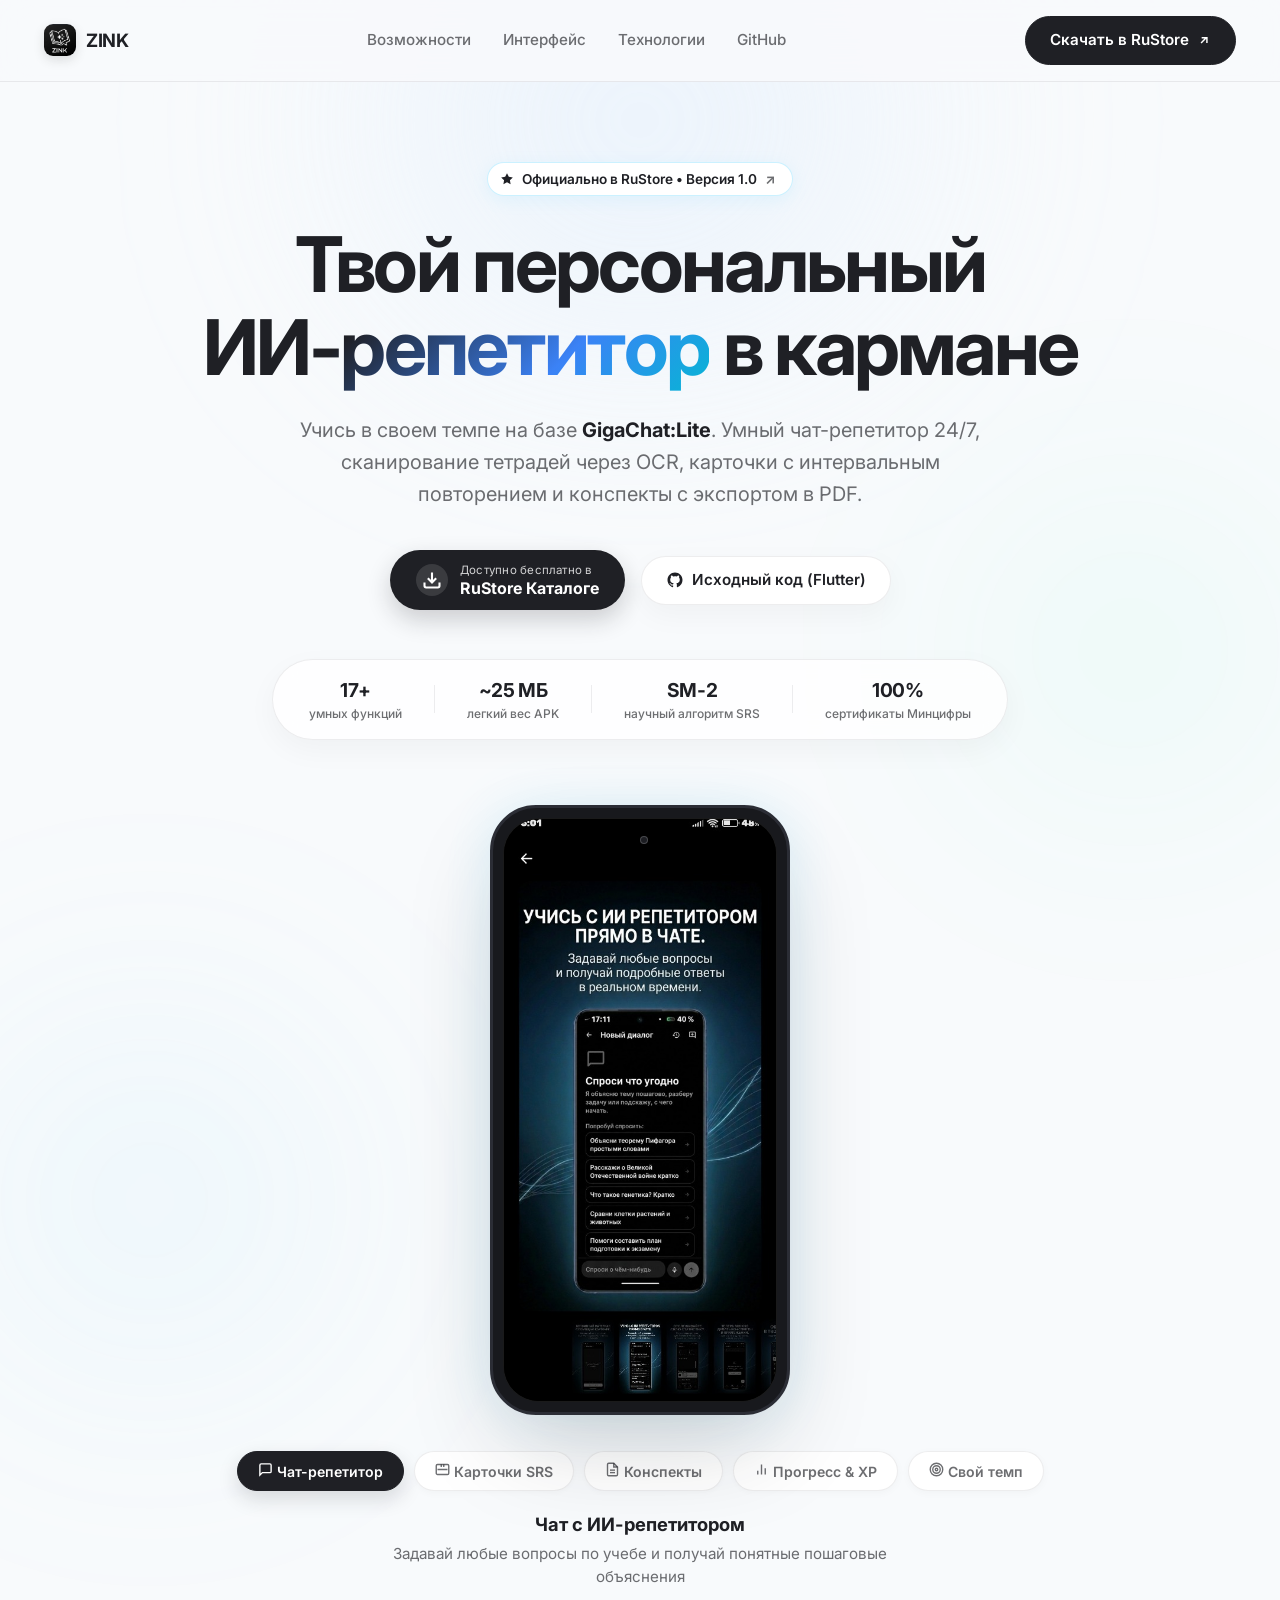
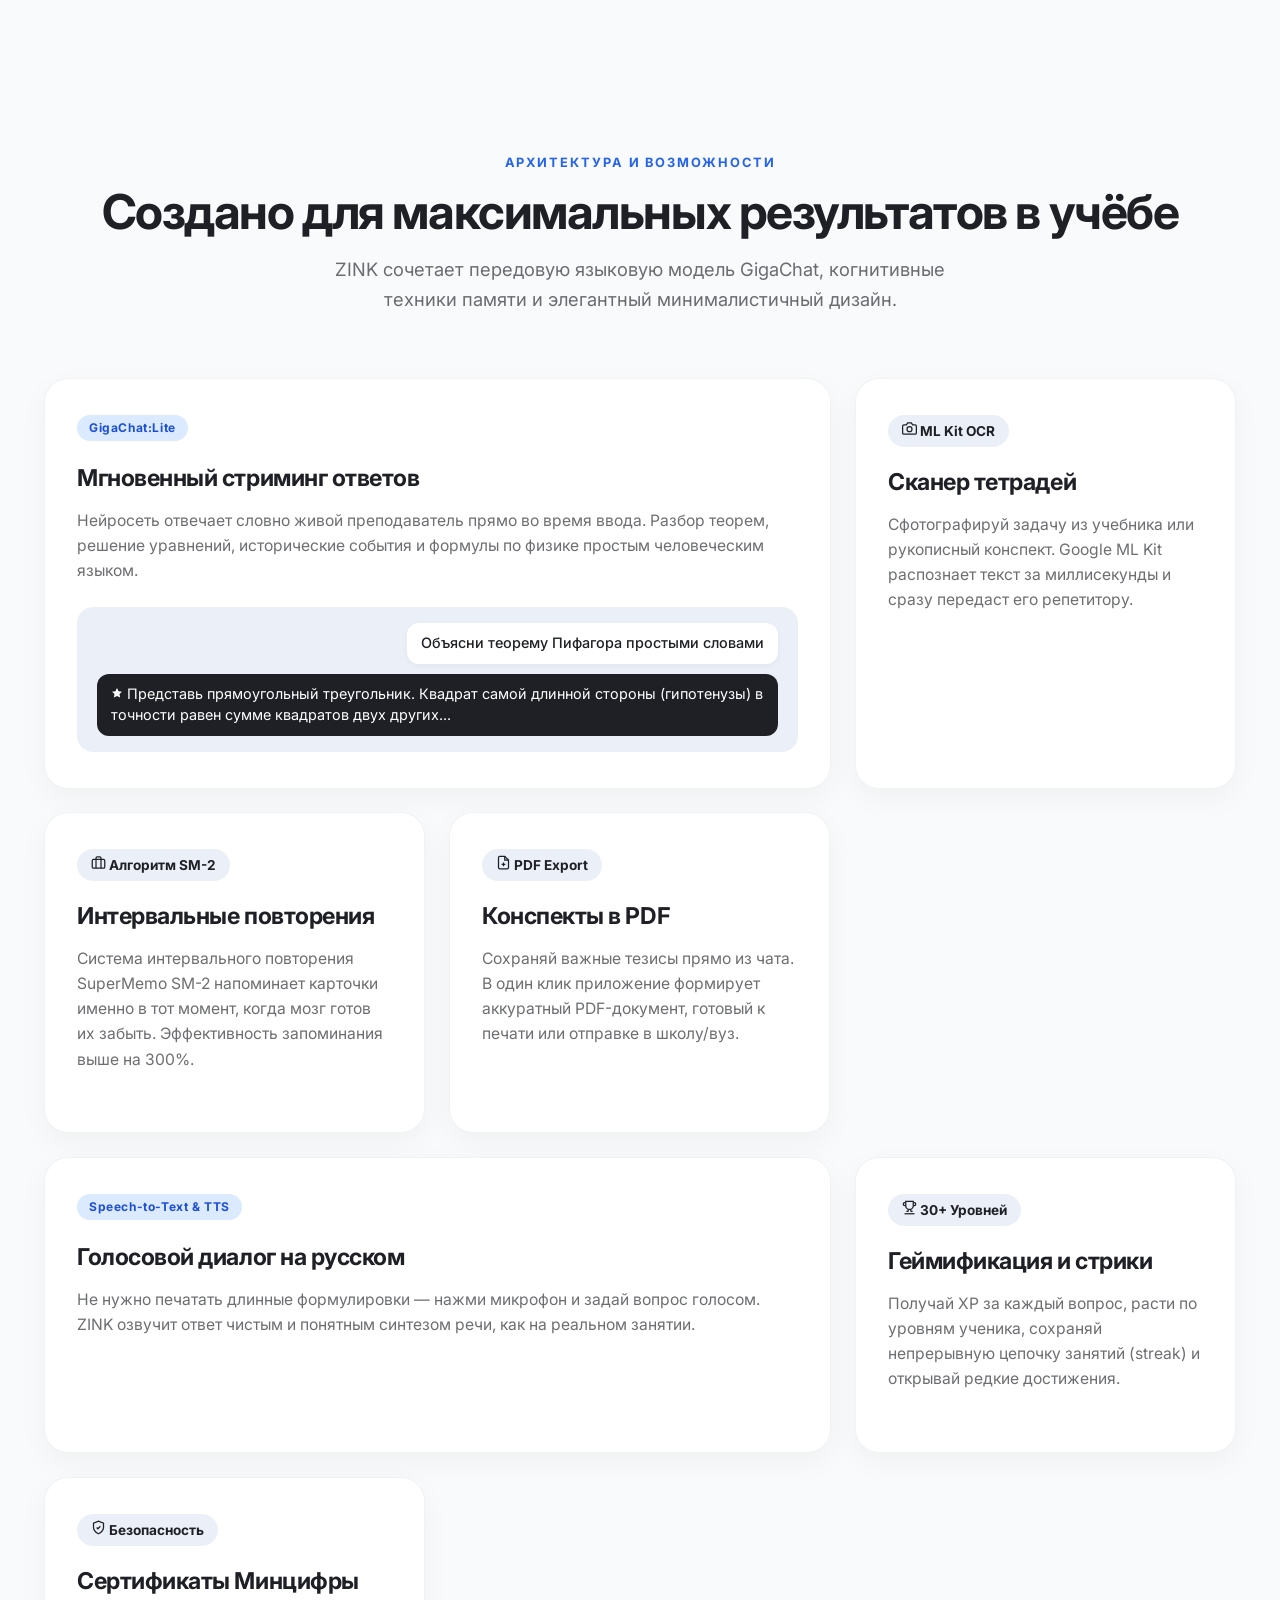
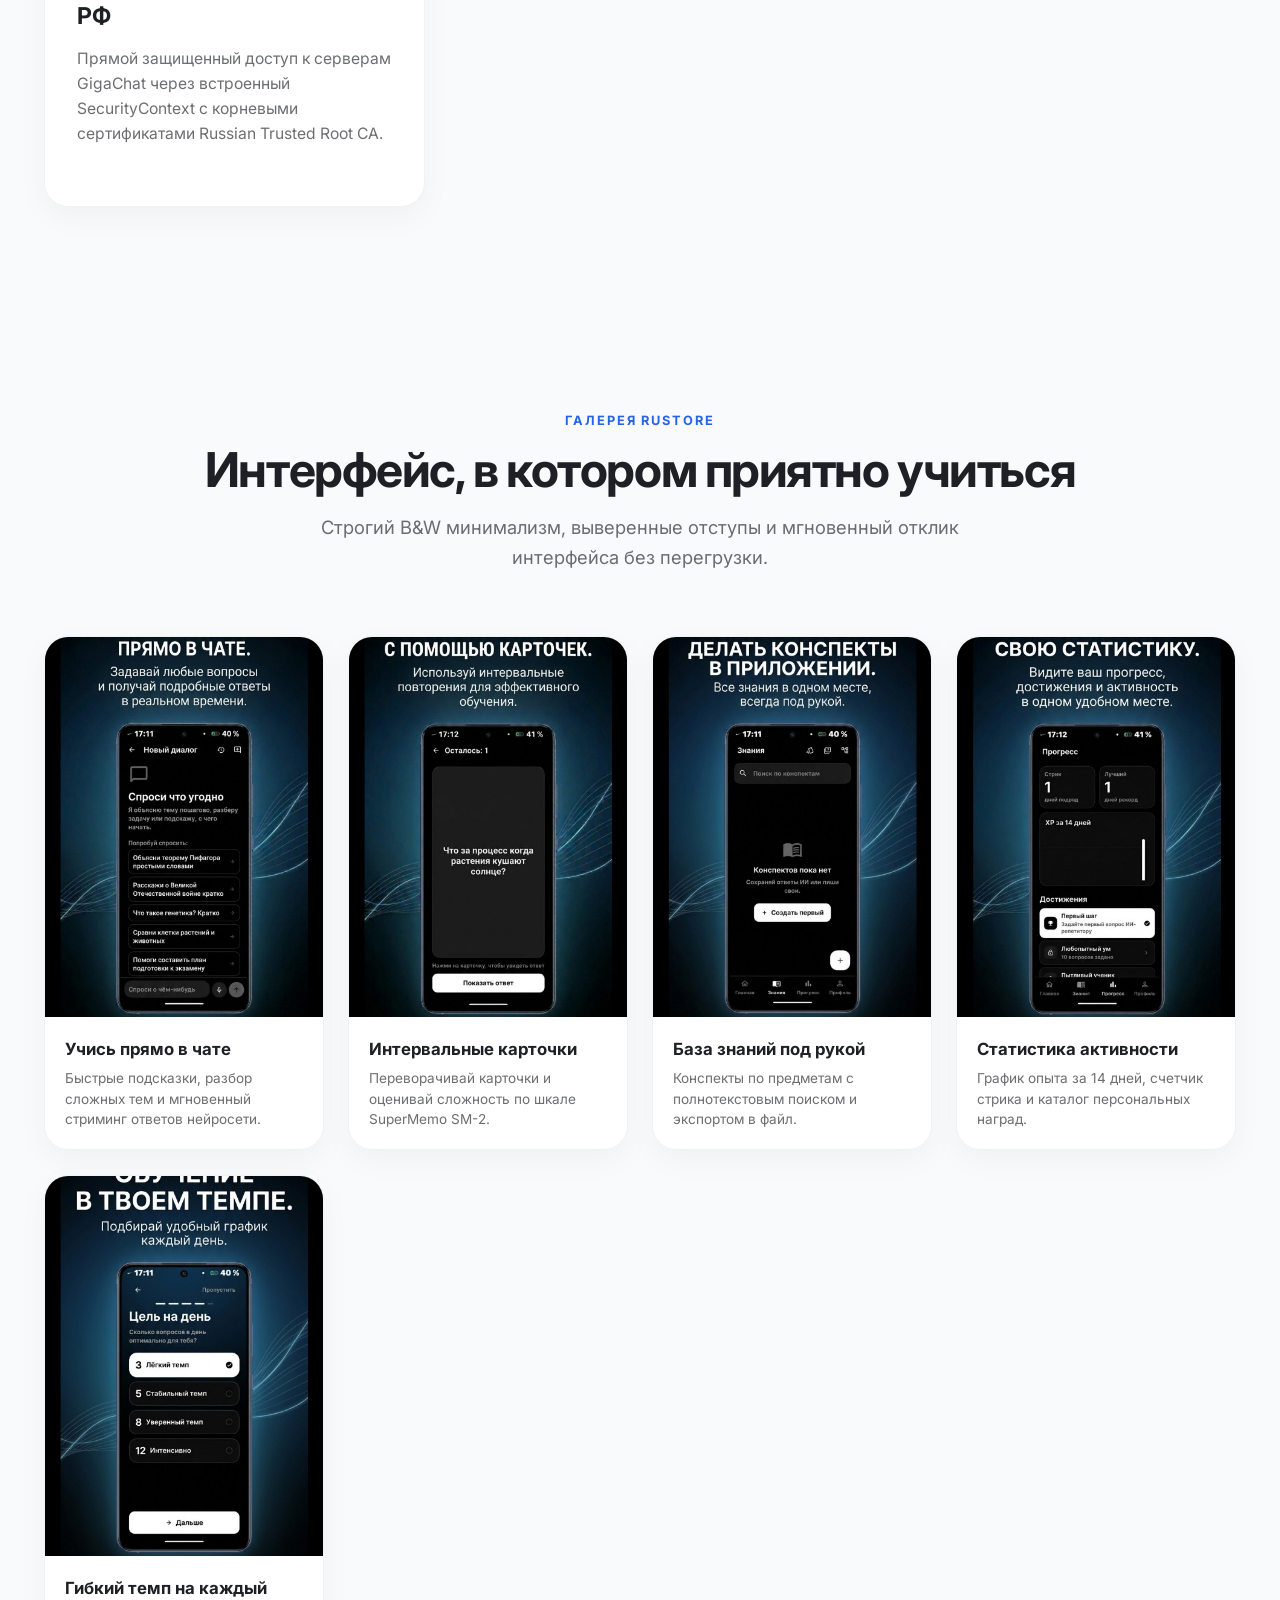
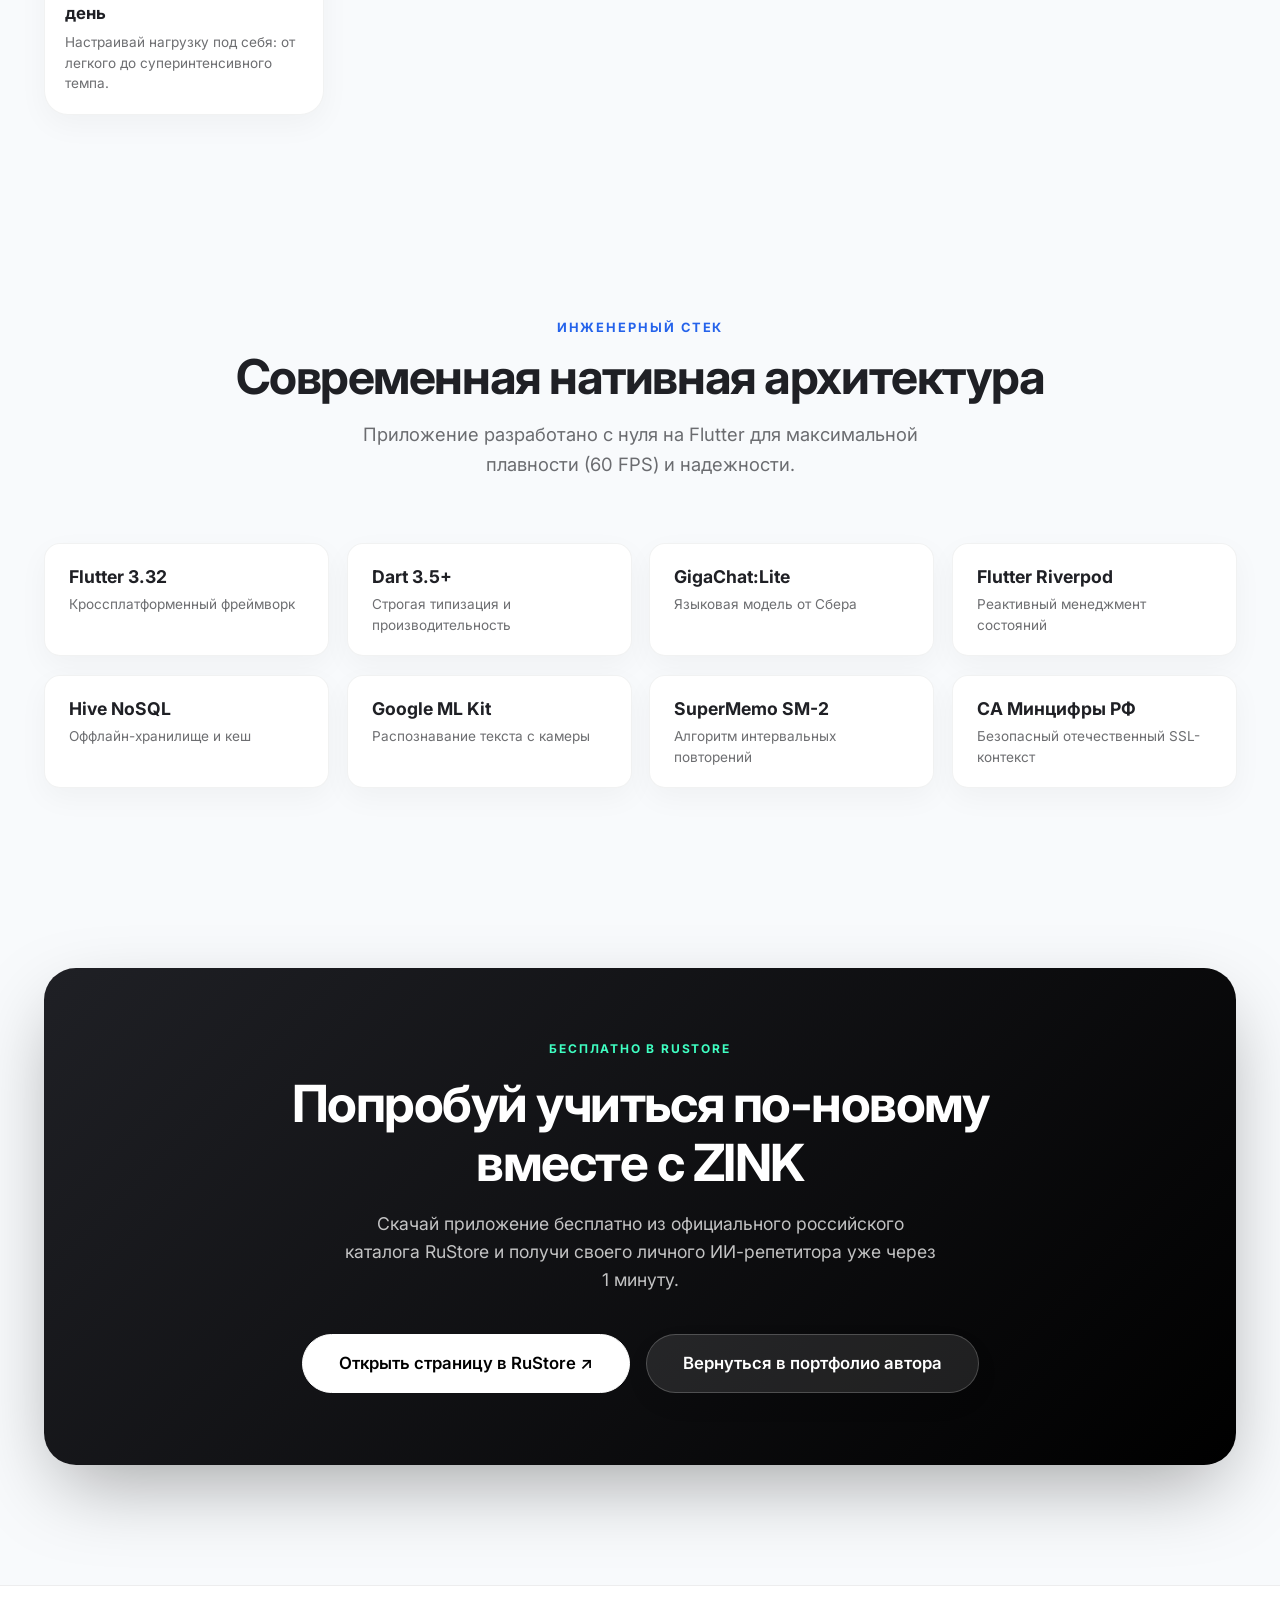
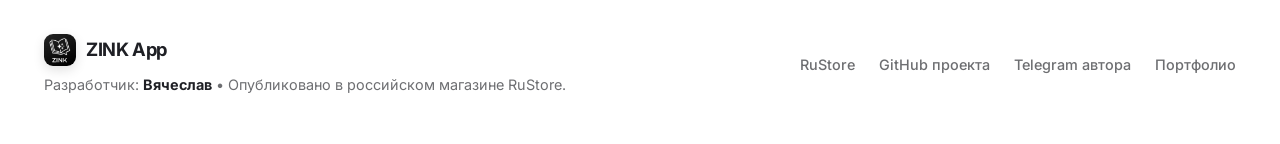
<file: projects/zink/index.html>
<!DOCTYPE html>
<html lang="ru">
<head>
  <meta charset="UTF-8">
  <meta name="viewport" content="width=device-width, initial-scale=1.0, maximum-scale=5.0">
  <title>ZINK — Персональный ИИ-репетитор на базе GigaChat</title>
  
  <meta name="description" content="Мобильное приложение ZINK: персональный ИИ-репетитор на Flutter и GigaChat. Сканирование задач, интервальные карточки, конспекты в PDF. Доступно в RuStore.">

  <!-- Real App Favicon -->
  <link rel="icon" type="image/jpeg" href="assets/app-icon.jpg">
  <link rel="apple-touch-icon" href="assets/app-icon.jpg">

  <!-- Fonts: Inter / -apple-system -->
  <link rel="preconnect" href="https://fonts.googleapis.com">
  <link rel="preconnect" href="https://fonts.gstatic.com" crossorigin>
  <link href="https://fonts.googleapis.com/css2?family=Inter:wght@300;400;500;600;700;800&family=JetBrains+Mono:wght@400;500&display=swap" rel="stylesheet">
  
  <link rel="stylesheet" href="style.css?v=3.0">
</head>
<body>
  <!-- Ambient Soft Pastel Gradient Lights (Bevel Tone) -->
  <div class="ambient-glow glow-top"></div>
  <div class="ambient-glow glow-mint"></div>
  <div class="ambient-glow glow-cyan"></div>

  <!-- Sticky Clean Navigation (Bevel System) -->
  <header class="navbar">
    <div class="nav-container">
      <a href="#" class="brand">
        <img src="assets/app-icon.jpg" alt="ZINK App Icon" class="brand-app-logo">
        <span class="brand-name">ZINK</span>
      </a>

      <nav class="nav-links">
        <a href="#features">Возможности</a>
        <a href="#screens">Интерфейс</a>
        <a href="#stack">Технологии</a>
        <a href="https://github.com/Sliva2010/zink-app" target="_blank" rel="noopener noreferrer">GitHub</a>
      </nav>

      <div class="nav-actions">
        <a href="https://www.rustore.ru/catalog/app/io.github.sliva2010.zink" target="_blank" rel="noopener noreferrer" class="btn-primary btn-pill">
          <span>Скачать в RuStore</span>
          <svg width="14" height="14" viewBox="0 0 24 24" fill="none" stroke="currentColor" stroke-width="2.5">
            <path d="M7 17l9.2-9.2M17 17V8H8"/>
          </svg>
        </a>
      </div>
    </div>
  </header>

  <main>

    <!-- Hero Section (Marquee Device Hero — Bevel Aesthetic) -->
    <section class="hero-section">
      <div class="container hero-container">
        
        <!-- Eyebrow Badge (Pure SVG, No Emoji) -->
        <div class="eyebrow-pill anim-fade-down">
          <svg width="14" height="14" viewBox="0 0 24 24" fill="currentColor" class="badge-spark-svg">
            <path d="M12 2L15.09 8.26L22 9.27L17 14.14L18.18 21.02L12 17.77L5.82 21.02L7 14.14L2 9.27L8.91 8.26L12 2Z"/>
          </svg>
          <span>Официально в RuStore • Версия 1.0</span>
          <a href="https://www.rustore.ru/catalog/app/io.github.sliva2010.zink" target="_blank" rel="noopener noreferrer" class="badge-arrow">↗</a>
        </div>

        <!-- Main Headline -->
        <h1 class="hero-title anim-title-blur">
          Твой персональный <br class="br-desktop">
          <span class="gradient-text">ИИ-репетитор</span> в кармане
        </h1>

        <!-- Subtitle -->
        <p class="hero-subtitle anim-text-slide">
          Учись в своем темпе на базе <strong>GigaChat:Lite</strong>. Умный чат-репетитор 24/7, сканирование тетрадей через OCR, карточки с интервальным повторением и конспекты с экспортом в PDF.
        </p>

        <!-- CTA Buttons -->
        <div class="hero-cta-group anim-btn-pop">
          <a href="https://www.rustore.ru/catalog/app/io.github.sliva2010.zink" target="_blank" rel="noopener noreferrer" class="btn-download-rustore">
            <div class="rustore-icon-box">
              <svg width="20" height="20" viewBox="0 0 24 24" fill="none" stroke="currentColor" stroke-width="2.5">
                <path d="M21 15v4a2 2 0 0 1-2 2H5a2 2 0 0 1-2-2v-4M7 10l5 5 5-5M12 15V3"/>
              </svg>
            </div>
            <div class="btn-download-text">
              <span class="btn-subtext">Доступно бесплатно в</span>
              <strong class="btn-maintext">RuStore Каталоге</strong>
            </div>
          </a>

          <a href="https://github.com/Sliva2010/zink-app" target="_blank" rel="noopener noreferrer" class="btn-secondary btn-pill">
            <svg width="18" height="18" viewBox="0 0 24 24" fill="currentColor">
              <path fill-rule="evenodd" clip-rule="evenodd" d="M12 2C6.477 2 2 6.484 2 12.017c0 4.425 2.865 8.18 6.839 9.504.5.092.682-.217.682-.483 0-.237-.008-.868-.013-1.703-2.782.605-3.369-1.343-3.369-1.343-.454-1.158-1.11-1.466-1.11-1.466-.908-.62.069-.608.069-.608 1.003.07 1.53 1.032 1.53 1.032.892 1.53 2.341 1.088 2.91.832.092-.647.35-1.088.636-1.338-2.22-.253-4.555-1.113-4.555-4.951 0-1.093.39-1.988 1.029-2.688-.103-.253-.446-1.272.098-2.65 0 0 .84-.27 2.75 1.026A9.564 9.564 0 0112 6.844c.85.004 1.705.115 2.504.337 1.909-1.296 2.747-1.027 2.747-1.027.546 1.379.202 2.398.1 2.651.64.7 1.028 1.595 1.028 2.688 0 3.848-2.339 4.695-4.566 4.943.359.309.678.92.678 1.855 0 1.338-.012 2.419-.012 2.747 0 .268.18.58.688.482A10.019 10.019 0 0022 12.017C22 6.484 17.522 2 12 2z"/>
            </svg>
            <span>Исходный код (Flutter)</span>
          </a>
        </div>

        <!-- Metrics Strip (Clean Vector Icons) -->
        <div class="metrics-strip anim-scale-up">
          <div class="metric-item">
            <span class="metric-num">17+</span>
            <span class="metric-label">умных функций</span>
          </div>
          <div class="metric-divider"></div>
          <div class="metric-item">
            <span class="metric-num">~25 МБ</span>
            <span class="metric-label">легкий вес APK</span>
          </div>
          <div class="metric-divider"></div>
          <div class="metric-item">
            <span class="metric-num">SM-2</span>
            <span class="metric-label">научный алгоритм SRS</span>
          </div>
          <div class="metric-divider"></div>
          <div class="metric-item">
            <span class="metric-num">100%</span>
            <span class="metric-label">сертификаты Минцифры</span>
          </div>
        </div>

        <!-- High-Fidelity Interactive Smartphone Mockup -->
        <div class="device-showcase-wrapper anim-phone-float">
          <div class="phone-mockup">
            <div class="phone-rim">
              <div class="phone-screen">
                <div class="phone-notch">
                  <div class="notch-speaker"></div>
                  <div class="notch-camera"></div>
                </div>
                
                <!-- Active App Image Display -->
                <img id="phoneActiveScreen" src="assets/screen-chat.jpg" alt="ZINK App Interface" class="phone-display-img">
              </div>
            </div>
          </div>

          <!-- Interactive Screen Selector Pills (SVG Icons Only) -->
          <div class="screen-selector-bar">
            
            <button class="selector-btn active" data-img="assets/screen-chat.jpg" data-title="Чат с ИИ-репетитором" data-desc="Задавай любые вопросы по учебе и получай понятные пошаговые объяснения">
              <svg width="15" height="15" viewBox="0 0 24 24" fill="none" stroke="currentColor" stroke-width="2.2">
                <path d="M21 15a2 2 0 0 1-2 2H7l-4 4V5a2 2 0 0 1 2-2h14a2 2 0 0 1 2 2z"/>
              </svg>
              <span>Чат-репетитор</span>
            </button>

            <button class="selector-btn" data-img="assets/screen-cards.jpg" data-title="Интервальные повторения" data-desc="Карточки на базе алгоритма SuperMemo SM-2 для запоминания навсегда">
              <svg width="15" height="15" viewBox="0 0 24 24" fill="none" stroke="currentColor" stroke-width="2.2">
                <rect x="2" y="4" width="20" height="16" rx="2"/>
                <path d="M10 4v4M14 4v4M4 12h16"/>
              </svg>
              <span>Карточки SRS</span>
            </button>

            <button class="selector-btn" data-img="assets/screen-notes.jpg" data-title="Умные конспекты" data-desc="Сохраняй ответы ИИ в конспекты и экспортируй в PDF в один клик">
              <svg width="15" height="15" viewBox="0 0 24 24" fill="none" stroke="currentColor" stroke-width="2.2">
                <path d="M14 2H6a2 2 0 0 0-2 2v16a2 2 0 0 0 2 2h12a2 2 0 0 0 2-2V8z"/>
                <polyline points="14 2 14 8 20 8"/>
                <line x1="16" y1="13" x2="8" y2="13"/>
                <line x1="16" y1="17" x2="8" y2="17"/>
              </svg>
              <span>Конспекты</span>
            </button>

            <button class="selector-btn" data-img="assets/screen-stats.jpg" data-title="Статистика и стрики" data-desc="Отслеживай стрик дней, прогресс XP, уровни и зарабатывай достижения">
              <svg width="15" height="15" viewBox="0 0 24 24" fill="none" stroke="currentColor" stroke-width="2.2">
                <line x1="18" y1="20" x2="18" y2="10"/>
                <line x1="12" y1="20" x2="12" y2="4"/>
                <line x1="6" y1="20" x2="6" y2="14"/>
              </svg>
              <span>Прогресс & XP</span>
            </button>

            <button class="selector-btn" data-img="assets/screen-pace.jpg" data-title="Цель на день" data-desc="Выбирай свой темп обучения от легкого до интенсивного">
              <svg width="15" height="15" viewBox="0 0 24 24" fill="none" stroke="currentColor" stroke-width="2.2">
                <circle cx="12" cy="12" r="10"/>
                <circle cx="12" cy="12" r="6"/>
                <circle cx="12" cy="12" r="2"/>
              </svg>
              <span>Свой темп</span>
            </button>
          </div>

          <!-- Active Caption -->
          <div class="mockup-caption-box">
            <h3 id="captionTitle">Чат с ИИ-репетитором</h3>
            <p id="captionDesc">Задавай любые вопросы по учебе и получай понятные пошаговые объяснения</p>
          </div>
        </div>

      </div>
    </section>

    <!-- Bento Grid Features Section (Unique Card Stagger Animations) -->
    <section id="features" class="section features-section">
      <div class="container">
        
        <div class="section-header text-center reveal-header">
          <span class="section-eyebrow">АРХИТЕКТУРА И ВОЗМОЖНОСТИ</span>
          <h2 class="section-title">Создано для максимальных результатов в учёбе</h2>
          <p class="section-lead">ZINK сочетает передовую языковую модель GigaChat, когнитивные техники памяти и элегантный минималистичный дизайн.</p>
        </div>

        <div class="bento-grid">
          
          <!-- Bento 1: GigaChat Streaming -->
          <div class="bento-card bento-span-2 card-surface reveal-bento" data-anim="slide-up">
            <div class="bento-badge">GigaChat:Lite</div>
            <h3 class="bento-title">Мгновенный стриминг ответов</h3>
            <p class="bento-text">
              Нейросеть отвечает словно живой преподаватель прямо во время ввода. Разбор теорем, решение уравнений, исторические события и формулы по физике простым человеческим языком.
            </p>
            <div class="chat-snippet-preview">
              <div class="chat-msg user-msg">Объясни теорему Пифагора простыми словами</div>
              <div class="chat-msg ai-msg">
                <svg width="12" height="12" viewBox="0 0 24 24" fill="currentColor" class="ai-spark-svg">
                  <path d="M12 2L15.09 8.26L22 9.27L17 14.14L18.18 21.02L12 17.77L5.82 21.02L7 14.14L2 9.27L8.91 8.26L12 2Z"/>
                </svg>
                Представь прямоугольный треугольник. Квадрат самой длинной стороны (гипотенузы) в точности равен сумме квадратов двух других...
              </div>
            </div>
          </div>

          <!-- Bento 2: OCR Scanner (Vector Camera Icon) -->
          <div class="bento-card card-surface reveal-bento" data-anim="slide-right">
            <div class="bento-icon-tag">
              <svg width="15" height="15" viewBox="0 0 24 24" fill="none" stroke="currentColor" stroke-width="2">
                <path d="M23 19a2 2 0 0 1-2 2H3a2 2 0 0 1-2-2V8a2 2 0 0 1 2-2h4l2-3h6l2 3h4a2 2 0 0 1 2 2z"/>
                <circle cx="12" cy="13" r="4"/>
              </svg>
              <span>ML Kit OCR</span>
            </div>
            <h3 class="bento-title">Сканер тетрадей</h3>
            <p class="bento-text">
              Сфотографируй задачу из учебника или рукописный конспект. Google ML Kit распознает текст за миллисекунды и сразу передаст его репетитору.
            </p>
          </div>

          <!-- Bento 3: SuperMemo SRS Cards (Vector Brain/Card Icon) -->
          <div class="bento-card card-surface reveal-bento" data-anim="slide-left">
            <div class="bento-icon-tag">
              <svg width="15" height="15" viewBox="0 0 24 24" fill="none" stroke="currentColor" stroke-width="2">
                <rect x="2" y="7" width="20" height="14" rx="2"/>
                <path d="M16 21V5a2 2 0 0 0-2-2h-4a2 2 0 0 0-2 2v16"/>
              </svg>
              <span>Алгоритм SM-2</span>
            </div>
            <h3 class="bento-title">Интервальные повторения</h3>
            <p class="bento-text">
              Система интервального повторения SuperMemo SM-2 напоминает карточки именно в тот момент, когда мозг готов их забыть. Эффективность запоминания выше на 300%.
            </p>
          </div>

          <!-- Bento 4: PDF Notes (Vector Document Icon) -->
          <div class="bento-card card-surface reveal-bento" data-anim="zoom-in">
            <div class="bento-icon-tag">
              <svg width="15" height="15" viewBox="0 0 24 24" fill="none" stroke="currentColor" stroke-width="2">
                <path d="M14 2H6a2 2 0 0 0-2 2v16a2 2 0 0 0 2 2h12a2 2 0 0 0 2-2V8z"/>
                <polyline points="14 2 14 8 20 8"/>
                <line x1="12" y1="18" x2="12" y2="12"/>
                <line x1="9" y1="15" x2="15" y2="15"/>
              </svg>
              <span>PDF Export</span>
            </div>
            <h3 class="bento-title">Конспекты в PDF</h3>
            <p class="bento-text">
              Сохраняй важные тезисы прямо из чата. В один клик приложение формирует аккуратный PDF-документ, готовый к печати или отправке в школу/вуз.
            </p>
          </div>

          <!-- Bento 5: Voice STT & TTS -->
          <div class="bento-card bento-span-2 card-surface reveal-bento" data-anim="slide-up">
            <div class="bento-badge">Speech-to-Text & TTS</div>
            <h3 class="bento-title">Голосовой диалог на русском</h3>
            <p class="bento-text">
              Не нужно печатать длинные формулировки — нажми микрофон и задай вопрос голосом. ZINK озвучит ответ чистым и понятным синтезом речи, как на реальном занятии.
            </p>
          </div>

          <!-- Bento 6: Gamification (Vector Trophy Icon) -->
          <div class="bento-card card-surface reveal-bento" data-anim="rotate-tilt">
            <div class="bento-icon-tag">
              <svg width="15" height="15" viewBox="0 0 24 24" fill="none" stroke="currentColor" stroke-width="2">
                <path d="M6 9H4.5a2.5 2.5 0 0 1 0-5H6"/>
                <path d="M18 9h1.5a2.5 2.5 0 0 0 0-5H18"/>
                <path d="M4 22h16"/>
                <path d="M10 14.66V17c0 .55-.45 1-1 1H7"/>
                <path d="M14 14.66V17c0 .55.45 1 1 1h2"/>
                <path d="M18 2H6v7a6 6 0 0 0 12 0V2Z"/>
              </svg>
              <span>30+ Уровней</span>
            </div>
            <h3 class="bento-title">Геймификация и стрики</h3>
            <p class="bento-text">
              Получай XP за каждый вопрос, расти по уровням ученика, сохраняй непрерывную цепочку занятий (streak) и открывай редкие достижения.
            </p>
          </div>

          <!-- Bento 7: SSL Минцифры РФ (Vector Shield Icon) -->
          <div class="bento-card card-surface reveal-bento" data-anim="slide-up">
            <div class="bento-icon-tag">
              <svg width="15" height="15" viewBox="0 0 24 24" fill="none" stroke="currentColor" stroke-width="2">
                <path d="M12 22s8-4 8-10V5l-8-3-8 3v7c0 6 8 10 8 10z"/>
                <polyline points="9 12 11 14 15 10"/>
              </svg>
              <span>Безопасность</span>
            </div>
            <h3 class="bento-title">Сертификаты Минцифры РФ</h3>
            <p class="bento-text">
              Прямой защищенный доступ к серверам GigaChat через встроенный SecurityContext с корневыми сертификатами Russian Trusted Root CA.
            </p>
          </div>

        </div>

      </div>
    </section>

    <!-- RuStore Screens Full Showcase (Cascade Horizontal Wave) -->
    <section id="screens" class="section screens-section">
      <div class="container">
        
        <div class="section-header text-center reveal-header">
          <span class="section-eyebrow">ГАЛЕРЕЯ RUSTORE</span>
          <h2 class="section-title">Интерфейс, в котором приятно учиться</h2>
          <p class="section-lead">Строгий B&W минимализм, выверенные отступы и мгновенный отклик интерфейса без перегрузки.</p>
        </div>

        <div class="screens-scroll-grid">
          
          <div class="screen-card reveal-screen-card" data-delay="0.1">
            <div class="screen-img-box">
              <img src="assets/screen-chat.jpg" alt="Чат в ZINK" loading="lazy">
            </div>
            <div class="screen-meta">
              <h4>Учись прямо в чате</h4>
              <p>Быстрые подсказки, разбор сложных тем и мгновенный стриминг ответов нейросети.</p>
            </div>
          </div>

          <div class="screen-card reveal-screen-card" data-delay="0.2">
            <div class="screen-img-box">
              <img src="assets/screen-cards.jpg" alt="Карточки повторения" loading="lazy">
            </div>
            <div class="screen-meta">
              <h4>Интервальные карточки</h4>
              <p>Переворачивай карточки и оценивай сложность по шкале SuperMemo SM-2.</p>
            </div>
          </div>

          <div class="screen-card reveal-screen-card" data-delay="0.3">
            <div class="screen-img-box">
              <img src="assets/screen-notes.jpg" alt="Конспекты" loading="lazy">
            </div>
            <div class="screen-meta">
              <h4>База знаний под рукой</h4>
              <p>Конспекты по предметам с полнотекстовым поиском и экспортом в файл.</p>
            </div>
          </div>

          <div class="screen-card reveal-screen-card" data-delay="0.4">
            <div class="screen-img-box">
              <img src="assets/screen-stats.jpg" alt="Статистика" loading="lazy">
            </div>
            <div class="screen-meta">
              <h4>Статистика активности</h4>
              <p>График опыта за 14 дней, счетчик стрика и каталог персональных наград.</p>
            </div>
          </div>

          <div class="screen-card reveal-screen-card" data-delay="0.5">
            <div class="screen-img-box">
              <img src="assets/screen-pace.jpg" alt="Темп обучения" loading="lazy">
            </div>
            <div class="screen-meta">
              <h4>Гибкий темп на каждый день</h4>
              <p>Настраивай нагрузку под себя: от легкого до суперинтенсивного темпа.</p>
            </div>
          </div>

        </div>

      </div>
    </section>

    <!-- Tech Stack Section (Staggered Floating Cards) -->
    <section id="stack" class="section stack-section">
      <div class="container">
        
        <div class="section-header text-center reveal-header">
          <span class="section-eyebrow">ИНЖЕНЕРНЫЙ СТЕК</span>
          <h2 class="section-title">Современная нативная архитектура</h2>
          <p class="section-lead">Приложение разработано с нуля на Flutter для максимальной плавности (60 FPS) и надежности.</p>
        </div>

        <div class="tech-pills-grid">
          <div class="tech-pill-box reveal-tech-pill" data-delay="0.05">
            <span class="tech-name">Flutter 3.32</span>
            <span class="tech-role">Кроссплатформенный фреймворк</span>
          </div>
          <div class="tech-pill-box reveal-tech-pill" data-delay="0.1">
            <span class="tech-name">Dart 3.5+</span>
            <span class="tech-role">Строгая типизация и производительность</span>
          </div>
          <div class="tech-pill-box reveal-tech-pill" data-delay="0.15">
            <span class="tech-name">GigaChat:Lite</span>
            <span class="tech-role">Языковая модель от Сбера</span>
          </div>
          <div class="tech-pill-box reveal-tech-pill" data-delay="0.2">
            <span class="tech-name">Flutter Riverpod</span>
            <span class="tech-role">Реактивный менеджмент состояний</span>
          </div>
          <div class="tech-pill-box reveal-tech-pill" data-delay="0.25">
            <span class="tech-name">Hive NoSQL</span>
            <span class="tech-role">Оффлайн-хранилище и кеш</span>
          </div>
          <div class="tech-pill-box reveal-tech-pill" data-delay="0.3">
            <span class="tech-name">Google ML Kit</span>
            <span class="tech-role">Распознавание текста с камеры</span>
          </div>
          <div class="tech-pill-box reveal-tech-pill" data-delay="0.35">
            <span class="tech-name">SuperMemo SM-2</span>
            <span class="tech-role">Алгоритм интервальных повторений</span>
          </div>
          <div class="tech-pill-box reveal-tech-pill" data-delay="0.4">
            <span class="tech-name">CA Минцифры РФ</span>
            <span class="tech-role">Безопасный отечественный SSL-контекст</span>
          </div>
        </div>

      </div>
    </section>

    <!-- Final CTA Banner (Pulse & Glow Entrance) -->
    <section class="section cta-section">
      <div class="container">
        <div class="cta-banner-card reveal-cta">
          <span class="cta-badge">БЕСПЛАТНО В RUSTORE</span>
          <h2 class="cta-heading">Попробуй учиться по-новому вместе с ZINK</h2>
          <p class="cta-text">
            Скачай приложение бесплатно из официального российского каталога RuStore и получи своего личного ИИ-репетитора уже через 1 минуту.
          </p>
          
          <div class="cta-actions">
            <a href="https://www.rustore.ru/catalog/app/io.github.sliva2010.zink" target="_blank" rel="noopener noreferrer" class="btn-primary btn-large btn-pill">
              <span>Открыть страницу в RuStore ↗</span>
            </a>
            <a href="../../index.html" class="btn-secondary btn-large btn-pill">
              <span>Вернуться в портфолио автора</span>
            </a>
          </div>
        </div>
      </div>
    </section>

  </main>

  <!-- Clean Footer -->
  <footer class="footer">
    <div class="container footer-container">
      <div class="footer-left">
        <div class="brand">
          <img src="assets/app-icon.jpg" alt="ZINK App Icon" class="brand-app-logo">
          <span class="brand-name">ZINK App</span>
        </div>
        <p class="footer-copy">
          Разработчик: <strong>Вячеслав</strong> • Опубликовано в российском магазине RuStore.
        </p>
      </div>

      <div class="footer-right">
        <a href="https://www.rustore.ru/catalog/app/io.github.sliva2010.zink" target="_blank" rel="noopener noreferrer" class="footer-link">RuStore</a>
        <a href="https://github.com/Sliva2010/zink-app" target="_blank" rel="noopener noreferrer" class="footer-link">GitHub проекта</a>
        <a href="https://t.me/SLAVASDF" target="_blank" rel="noopener noreferrer" class="footer-link">Telegram автора</a>
        <a href="../../index.html" class="footer-link">Портфолио</a>
      </div>
    </div>
  </footer>

  <script src="app.js?v=3.0"></script>
</body>
</html>
</file>
<file: style.css>
/* ==========================================================================
   VYACHESLAV PORTFOLIO — DARK CINEMATIC VIBE CODING STYLESHEET (v6.0)
   Misty Forest Spotlight, Frosted Glassmorphism & High-Impact Reveal Animations
   ========================================================================== */

:root {
  --bg-primary: #070709;
  --bg-surface: rgba(14, 14, 18, 0.45);
  --bg-card: rgba(16, 16, 22, 0.55);
  --bg-card-hover: rgba(24, 24, 32, 0.7);
  
  --border-subtle: rgba(255, 255, 255, 0.12);
  --border-focus: rgba(255, 255, 255, 0.28);
  --border-accent: rgba(255, 255, 255, 0.5);

  --text-primary: #ffffff;
  --text-secondary: #a1a1aa;
  --text-muted: #71717a;

  --accent-cyan: #06b6d4;
  --accent-purple: #8b5cf6;
  --accent-green: #10b981;
  --accent-amber: #f59e0b;
  --accent-red: #ef4444;

  --font-display: 'Unbounded', -apple-system, BlinkMacSystemFont, sans-serif;
  --font-body: 'Inter', -apple-system, BlinkMacSystemFont, sans-serif;

  --ease-out: cubic-bezier(0.16, 1, 0.3, 1);
  --frame-radius: 24px;

  /* Default cursor coordinates for flashlight spotlight */
  --mouse-x: 50vw;
  --mouse-y: 35vh;
}

/* Reset & Global */
*, *::before, *::after {
  box-sizing: border-box;
  margin: 0;
  padding: 0;
}

html {
  scroll-behavior: smooth;
  background-color: var(--bg-primary);
  color: var(--text-primary);
  font-family: var(--font-body);
  font-size: 16px;
  line-height: 1.5;
  -webkit-font-smoothing: antialiased;
}

body {
  min-height: 100vh;
  overflow-x: hidden;
  background: #070709;
  position: relative;
}

/* ==========================================================================
   MISTY FOREST BACKGROUND & FLASHLIGHT SPOTLIGHT
   ========================================================================== */
.bg-forest-base {
  position: fixed;
  inset: 0;
  width: 100vw;
  height: 100vh;
  background: url('assets/bg-forest.jpg') center center / cover no-repeat;
  opacity: 0.16;
  filter: brightness(0.38) contrast(1.35) grayscale(20%);
  z-index: 0;
  pointer-events: none;
}

.bg-forest-spotlight {
  position: fixed;
  inset: 0;
  width: 100vw;
  height: 100vh;
  background: url('assets/bg-forest.jpg') center center / cover no-repeat;
  opacity: 0.9;
  filter: brightness(1.15) contrast(1.3);
  z-index: 1;
  pointer-events: none;
  mask-image: radial-gradient(circle 380px at var(--mouse-x) var(--mouse-y), black 0%, rgba(0, 0, 0, 0.5) 45%, transparent 75%);
  -webkit-mask-image: radial-gradient(circle 380px at var(--mouse-x) var(--mouse-y), black 0%, rgba(0, 0, 0, 0.5) 45%, transparent 75%);
  transition: opacity 0.3s ease;
  will-change: mask-image;
}

.cursor-beam {
  position: fixed;
  inset: 0;
  width: 100vw;
  height: 100vh;
  background: radial-gradient(circle 420px at var(--mouse-x) var(--mouse-y), rgba(255, 255, 255, 0.08) 0%, rgba(6, 182, 212, 0.04) 35%, transparent 70%);
  pointer-events: none;
  z-index: 2;
  will-change: background;
}

/* Ambient Canvas on top of forest */
#ambient-canvas {
  position: fixed;
  top: 0;
  left: 0;
  width: 100vw;
  height: 100vh;
  pointer-events: none;
  z-index: 3;
  opacity: 0.65;
}

/* ==========================================================================
   BLOCK ENTRANCE & SCROLL ANIMATIONS (HIGH-IMPACT)
   ========================================================================== */
.anim-block {
  opacity: 0;
  transform: translateY(60px) scale(0.96);
  filter: blur(14px);
  transition: opacity 1.1s cubic-bezier(0.16, 1, 0.3, 1), 
              transform 1.1s cubic-bezier(0.16, 1, 0.3, 1),
              filter 1.1s cubic-bezier(0.16, 1, 0.3, 1);
  will-change: opacity, transform, filter;
}

.anim-block.is-visible {
  opacity: 1;
  transform: translateY(0) scale(1);
  filter: blur(0);
}

/* Hero Keyframe Reveal Sequence */
.hero-pretitle {
  font-family: var(--font-display);
  font-size: 0.95rem;
  font-weight: 600;
  letter-spacing: 0.35em;
  color: var(--text-muted);
  margin-bottom: 12px;
  text-transform: uppercase;
  animation: heroFadeBlur 1s cubic-bezier(0.16, 1, 0.3, 1) 0.1s both;
}

.hero-name {
  font-family: var(--font-display);
  font-size: clamp(2.8rem, 8.5vw, 6.2rem);
  font-weight: 900;
  letter-spacing: -0.02em;
  line-height: 1.05;
  color: #ffffff;
  margin-bottom: 16px;
  text-transform: uppercase;
  text-shadow: 0 0 50px rgba(255, 255, 255, 0.25);
  word-break: break-word;
  animation: heroTitleReveal 1.35s cubic-bezier(0.16, 1, 0.3, 1) 0.25s both;
}

.hero-subtitle {
  font-family: var(--font-display);
  font-size: clamp(0.75rem, 1.8vw, 1.05rem);
  font-weight: 600;
  letter-spacing: 0.22em;
  color: var(--text-secondary);
  margin-bottom: 24px;
  text-transform: uppercase;
  animation: heroFadeBlur 1.1s cubic-bezier(0.16, 1, 0.3, 1) 0.5s both;
}

.hero-caption {
  font-size: 1.05rem;
  color: var(--text-muted);
  max-width: 580px;
  line-height: 1.6;
  margin-bottom: 36px;
  animation: heroFadeBlur 1.1s cubic-bezier(0.16, 1, 0.3, 1) 0.65s both;
}

.hero-actions {
  display: flex;
  gap: 16px;
  flex-wrap: wrap;
  justify-content: center;
  animation: heroFadeBlur 1.1s cubic-bezier(0.16, 1, 0.3, 1) 0.8s both;
}

@keyframes heroTitleReveal {
  0% {
    opacity: 0;
    transform: translateY(65px) scale(0.9);
    filter: blur(22px);
    letter-spacing: 0.12em;
  }
  50% {
    filter: blur(4px);
  }
  100% {
    opacity: 1;
    transform: translateY(0) scale(1);
    filter: blur(0);
    letter-spacing: -0.02em;
  }
}

@keyframes heroFadeBlur {
  0% {
    opacity: 0;
    transform: translateY(35px);
    filter: blur(14px);
  }
  100% {
    opacity: 1;
    transform: translateY(0);
    filter: blur(0);
  }
}

/* ==========================================================================
   GLASSMORPHISM PANELS & CARDS (FROSTED GLASS EFFECT)
   ========================================================================== */
.glass-panel {
  background: rgba(11, 11, 16, 0.44) !important;
  backdrop-filter: blur(30px) saturate(180%) !important;
  -webkit-backdrop-filter: blur(30px) saturate(180%) !important;
  border: 1px solid rgba(255, 255, 255, 0.13) !important;
  box-shadow: 0 30px 75px -15px rgba(0, 0, 0, 0.8), 
              inset 0 1px 0 rgba(255, 255, 255, 0.15),
              inset 0 -1px 0 rgba(255, 255, 255, 0.04) !important;
}

.glass-card {
  background: rgba(14, 14, 20, 0.52) !important;
  backdrop-filter: blur(22px) saturate(160%) !important;
  -webkit-backdrop-filter: blur(22px) saturate(160%) !important;
  border: 1px solid rgba(255, 255, 255, 0.14) !important;
}

/* ==========================================================================
   HEADER
   ========================================================================== */
.header {
  position: fixed;
  top: 0;
  left: 0;
  width: 100%;
  padding: 20px 48px;
  display: flex;
  justify-content: space-between;
  align-items: center;
  z-index: 100;
  background: linear-gradient(180deg, rgba(7, 7, 9, 0.85) 0%, rgba(7, 7, 9, 0) 100%);
  backdrop-filter: blur(16px);
  -webkit-backdrop-filter: blur(16px);
}

.logo {
  display: flex;
  align-items: center;
  gap: 12px;
  text-decoration: none;
  color: var(--text-primary);
}

.logo-symbol {
  display: inline-flex;
  align-items: center;
  justify-content: center;
  width: 38px;
  height: 38px;
  border-radius: 9px;
  background: #ffffff;
  color: #000000;
  font-family: var(--font-display);
  font-weight: 800;
  font-size: 1.15rem;
  letter-spacing: -0.05em;
  transition: transform 0.3s var(--ease-out);
}

.logo:hover .logo-symbol {
  transform: scale(1.06) rotate(3deg);
}

.logo-text {
  font-family: var(--font-display);
  font-weight: 700;
  font-size: 0.95rem;
  letter-spacing: 0.18em;
}

.nav {
  display: flex;
  align-items: center;
  gap: 32px;
}

.nav-link {
  color: var(--text-secondary);
  text-decoration: none;
  font-family: var(--font-display);
  font-size: 0.8rem;
  font-weight: 600;
  letter-spacing: 0.15em;
  transition: color 0.2s ease;
  position: relative;
  padding: 6px 0;
}

.nav-link:hover {
  color: var(--text-primary);
}

.nav-link::after {
  content: '';
  position: absolute;
  bottom: 0;
  left: 0;
  width: 0%;
  height: 2px;
  background: #ffffff;
  transition: width 0.3s var(--ease-out);
}

.nav-link:hover::after {
  width: 100%;
}

/* ==========================================================================
   SIDE BARS (DESKTOP)
   ========================================================================== */
.side-socials {
  position: fixed;
  left: 36px;
  bottom: 36px;
  display: flex;
  flex-direction: column;
  gap: 16px;
  z-index: 90;
}

.social-icon {
  color: var(--text-muted);
  display: flex;
  align-items: center;
  justify-content: center;
  width: 38px;
  height: 38px;
  border-radius: 50%;
  background: rgba(255, 255, 255, 0.05);
  border: 1px solid var(--border-subtle);
  transition: all 0.3s var(--ease-out);
  text-decoration: none;
  backdrop-filter: blur(8px);
}

.social-icon:hover {
  color: #ffffff;
  border-color: rgba(255, 255, 255, 0.4);
  transform: translateY(-3px);
  background: rgba(255, 255, 255, 0.12);
}

.side-scroll {
  position: fixed;
  right: 36px;
  bottom: 36px;
  display: flex;
  align-items: center;
  gap: 12px;
  z-index: 90;
}

.scroll-track {
  width: 50px;
  height: 2px;
  background: rgba(255, 255, 255, 0.15);
  position: relative;
  overflow: hidden;
  border-radius: 2px;
}

.scroll-thumb {
  position: absolute;
  top: 0;
  left: 0;
  height: 100%;
  width: 30%;
  background: #ffffff;
  border-radius: 2px;
  transition: width 0.12s linear;
}

.scroll-label {
  font-family: var(--font-display);
  font-size: 0.65rem;
  font-weight: 600;
  letter-spacing: 0.25em;
  color: var(--text-muted);
}

/* ==========================================================================
   MAIN CONTAINERS & CINEMATIC FRAMES
   ========================================================================== */
.main-container {
  position: relative;
  z-index: 10;
  padding: 100px 32px 60px 32px;
  max-width: 1280px;
  margin: 0 auto;
  display: flex;
  flex-direction: column;
  gap: 64px;
}

.screen {
  min-height: calc(100vh - 120px);
  display: flex;
  flex-direction: column;
  justify-content: center;
}

.screen-frame {
  border-radius: var(--frame-radius);
  padding: 56px 64px;
  display: flex;
  flex-direction: column;
  justify-content: space-between;
  position: relative;
  overflow: hidden;
}

.frame-bottom-bar {
  display: flex;
  justify-content: space-between;
  align-items: center;
  padding-top: 36px;
  margin-top: 40px;
  border-top: 1px solid var(--border-subtle);
  font-size: 0.75rem;
  color: var(--text-muted);
}

.status-indicator {
  display: flex;
  align-items: center;
  gap: 10px;
}

.status-dot {
  width: 8px;
  height: 8px;
  border-radius: 50%;
  background: var(--accent-green);
  box-shadow: 0 0 10px var(--accent-green);
  animation: pulse-dot 2s infinite ease-in-out;
}

@keyframes pulse-dot {
  0%, 100% { opacity: 1; transform: scale(1); }
  50% { opacity: 0.4; transform: scale(0.85); }
}

.screen-counter {
  font-family: var(--font-display);
  font-weight: 700;
  letter-spacing: 0.12em;
  color: var(--text-secondary);
}

/* ==========================================================================
   SCREEN 1: HERO
   ========================================================================== */
.hero-center {
  display: flex;
  flex-direction: column;
  align-items: center;
  justify-content: center;
  text-align: center;
  padding: 40px 0;
}

.btn-primary {
  display: inline-flex;
  align-items: center;
  justify-content: center;
  gap: 8px;
  background: #ffffff;
  color: #000000;
  font-family: var(--font-display);
  font-weight: 700;
  font-size: 0.8rem;
  letter-spacing: 0.1em;
  padding: 14px 32px;
  border-radius: 9999px;
  text-decoration: none;
  transition: all 0.3s var(--ease-out);
  border: 1px solid #ffffff;
  cursor: pointer;
}

.btn-primary:hover {
  background: transparent;
  color: #ffffff;
  transform: translateY(-2px);
  box-shadow: 0 10px 25px -5px rgba(255, 255, 255, 0.25);
}

.btn-outline {
  display: inline-flex;
  align-items: center;
  justify-content: center;
  background: transparent;
  color: #ffffff;
  font-family: var(--font-display);
  font-weight: 700;
  font-size: 0.8rem;
  letter-spacing: 0.1em;
  padding: 14px 32px;
  border-radius: 9999px;
  text-decoration: none;
  border: 1px solid var(--border-subtle);
  transition: all 0.3s var(--ease-out);
}

.btn-outline:hover {
  border-color: rgba(255, 255, 255, 0.4);
  background: rgba(255, 255, 255, 0.05);
  transform: translateY(-2px);
}

/* ==========================================================================
   SCREEN 2: 3-CARD PORTFOLIO CAROUSEL
   ========================================================================== */
.showcase-carousel-wrapper {
  display: flex;
  align-items: center;
  justify-content: center;
  gap: 18px;
  width: 100%;
  position: relative;
  margin: 16px 0 36px 0;
}

.carousel-arrow {
  width: 48px;
  height: 48px;
  border-radius: 50%;
  background: rgba(20, 20, 26, 0.85);
  border: 1px solid var(--border-subtle);
  color: #ffffff;
  display: flex;
  align-items: center;
  justify-content: center;
  cursor: pointer;
  flex-shrink: 0;
  transition: all 0.3s var(--ease-out);
  backdrop-filter: blur(12px);
}

.carousel-arrow:hover {
  background: #ffffff;
  color: #000000;
  border-color: #ffffff;
  transform: scale(1.1);
}

.carousel-track-container {
  overflow: hidden;
  max-width: 900px;
  width: 100%;
  padding: 18px 0;
}

.carousel-track {
  display: flex;
  align-items: center;
  justify-content: center;
  gap: 24px;
  width: 100%;
}

.carousel-slide {
  flex: 0 0 240px;
  width: 240px;
  height: 340px;
  border-radius: 28px;
  cursor: pointer;
  position: relative;
  transition: all 0.45s var(--ease-out);
  user-select: none;
}

.slide-card {
  width: 100%;
  height: 100%;
  border-radius: 28px;
  overflow: hidden;
  position: relative;
  box-shadow: 0 16px 36px rgba(0, 0, 0, 0.7);
  display: flex;
  flex-direction: column;
}

.carousel-slide.active {
  flex: 0 0 280px;
  width: 280px;
  height: 380px;
  transform: scale(1.05);
  z-index: 10;
  opacity: 1;
  border-radius: 32px;
}

.carousel-slide.active .slide-card {
  border-radius: 32px;
  border-color: rgba(255, 255, 255, 0.4) !important;
  box-shadow: 0 24px 50px -10px rgba(0, 0, 0, 0.85), 0 0 35px rgba(255, 255, 255, 0.12) !important;
}

.carousel-slide.prev,
.carousel-slide.next {
  flex: 0 0 220px;
  width: 220px;
  height: 320px;
  opacity: 0.45;
  transform: scale(0.92);
  z-index: 5;
  border-radius: 24px;
}

.carousel-slide.prev .slide-card,
.carousel-slide.next .slide-card {
  border-radius: 24px;
}

.carousel-slide.prev:hover,
.carousel-slide.next:hover {
  opacity: 0.75;
  transform: scale(0.96);
}

.carousel-slide.hidden-slide {
  display: none !important;
}

.slide-art-box {
  width: 100%;
  height: 100%;
  position: relative;
  background: #000000;
  overflow: hidden;
  border-radius: 28px;
}

.carousel-slide.active .slide-art-box {
  border-radius: 32px;
}

.slide-art-img {
  width: 100%;
  height: 100%;
  object-fit: cover;
  display: block;
  border-radius: 28px;
  transition: transform 0.5s ease;
}

.carousel-slide.active .slide-art-img {
  border-radius: 32px;
}

.carousel-slide.active:hover .slide-art-img {
  transform: scale(1.06);
}

.slide-badge {
  position: absolute;
  top: 14px;
  right: 14px;
  font-family: var(--font-display);
  font-size: 0.6rem;
  font-weight: 700;
  letter-spacing: 0.12em;
  padding: 4px 10px;
  background: rgba(0, 0, 0, 0.75);
  border: 1px solid rgba(255, 255, 255, 0.2);
  border-radius: 999px;
  backdrop-filter: blur(8px);
  color: #ffffff;
  z-index: 3;
}

.slide-overlay-info {
  position: absolute;
  bottom: 0;
  left: 0;
  right: 0;
  padding: 20px 18px;
  background: linear-gradient(180deg, rgba(0, 0, 0, 0) 0%, rgba(0, 0, 0, 0.95) 75%);
  z-index: 4;
  display: flex;
  flex-direction: column;
  gap: 4px;
}

.slide-cat {
  font-family: var(--font-display);
  font-size: 0.65rem;
  font-weight: 700;
  letter-spacing: 0.15em;
  color: var(--text-muted);
}

.slide-heading {
  font-family: var(--font-display);
  font-size: 1.05rem;
  font-weight: 700;
  color: #ffffff;
}

.portfolio-center-meta {
  display: flex;
  flex-direction: column;
  align-items: center;
  text-align: center;
  padding: 10px 0 16px 0;
}

.portfolio-big-title {
  font-family: var(--font-display);
  font-size: clamp(2rem, 4.5vw, 3.4rem);
  font-weight: 900;
  letter-spacing: 0.05em;
  text-transform: uppercase;
  margin-bottom: 12px;
  color: #ffffff;
  text-shadow: 0 0 35px rgba(255, 255, 255, 0.12);
}

.active-project-details {
  max-width: 620px;
  margin-bottom: 24px;
}

.active-project-pill {
  display: inline-block;
  font-family: var(--font-display);
  font-size: 0.75rem;
  font-weight: 700;
  letter-spacing: 0.2em;
  color: var(--accent-cyan);
  margin-bottom: 8px;
}

.active-project-name {
  font-family: var(--font-display);
  font-size: 1.25rem;
  font-weight: 700;
  color: #ffffff;
  margin-bottom: 6px;
}

.active-project-desc {
  font-size: 0.95rem;
  color: var(--text-secondary);
  line-height: 1.5;
}

.slide-badge.badge-rustore {
  background: rgba(16, 185, 129, 0.25);
  border-color: rgba(16, 185, 129, 0.6);
  color: #34d399;
  box-shadow: 0 0 12px rgba(16, 185, 129, 0.3);
}

.next-project-card .next-art-box {
  background: radial-gradient(circle at center, rgba(30, 30, 42, 0.8) 0%, #07070a 80%);
  display: flex;
  flex-direction: column;
  align-items: center;
  justify-content: center;
  gap: 12px;
  border: 1px dashed rgba(255, 255, 255, 0.15);
}

.next-icon-circle {
  width: 54px;
  height: 54px;
  border-radius: 50%;
  border: 1px solid rgba(255, 255, 255, 0.25);
  background: rgba(255, 255, 255, 0.05);
  display: flex;
  align-items: center;
  justify-content: center;
  font-size: 1.4rem;
  color: var(--accent-cyan);
  animation: pulse-dot 2.5s infinite ease-in-out;
}

.next-title-tag {
  font-family: var(--font-display);
  font-size: 0.75rem;
  font-weight: 700;
  letter-spacing: 0.18em;
  color: var(--text-muted);
}

.portfolio-action-row {
  display: flex;
  align-items: center;
  justify-content: center;
  gap: 14px;
  flex-wrap: wrap;
  margin-bottom: 24px;
}

.btn-rustore-project {
  display: inline-flex;
  align-items: center;
  padding: 14px 28px;
  border-radius: 9999px;
  text-decoration: none;
  font-family: var(--font-display);
  font-weight: 700;
  font-size: 0.8rem;
  letter-spacing: 0.08em;
  color: #34d399;
  border: 1px solid rgba(52, 211, 153, 0.4);
  background: rgba(16, 185, 129, 0.06);
  transition: all 0.3s var(--ease-out);
}

.btn-rustore-project:hover {
  background: rgba(16, 185, 129, 0.18);
  border-color: #34d399;
  box-shadow: 0 0 20px rgba(52, 211, 153, 0.25);
  transform: translateY(-2px);
}

.btn-view-project {
  padding: 15px 32px;
  font-size: 0.8rem;
  letter-spacing: 0.1em;
}

.carousel-dots {
  display: flex;
  gap: 10px;
  align-items: center;
  justify-content: center;
}

.dot-btn {
  width: 10px;
  height: 10px;
  border-radius: 999px;
  background: rgba(255, 255, 255, 0.2);
  border: none;
  cursor: pointer;
  transition: all 0.3s var(--ease-out);
}

.dot-btn:hover {
  background: rgba(255, 255, 255, 0.5);
}

.dot-btn.active {
  width: 32px;
  background: #ffffff;
}

/* ==========================================================================
   SCREEN 3: CONTACT & ORDER
   ========================================================================== */
.contact-split-grid {
  display: grid;
  grid-template-columns: 1fr 1fr;
  gap: 64px;
  align-items: start;
}

.contact-info-col {
  display: flex;
  flex-direction: column;
}

.contact-main-heading {
  font-family: var(--font-display);
  font-size: clamp(2rem, 4.5vw, 3.2rem);
  font-weight: 900;
  letter-spacing: -0.02em;
  text-transform: uppercase;
  margin-bottom: 18px;
}

.contact-lead-text {
  color: var(--text-secondary);
  font-size: 1rem;
  line-height: 1.6;
  margin-bottom: 36px;
}

.contact-items-group {
  display: flex;
  flex-direction: column;
  gap: 20px;
  margin-bottom: 36px;
}

.contact-entry {
  display: flex;
  flex-direction: column;
  gap: 4px;
  padding-bottom: 16px;
  border-bottom: 1px solid var(--border-subtle);
}

.entry-label {
  font-family: var(--font-display);
  font-size: 0.7rem;
  font-weight: 700;
  letter-spacing: 0.15em;
  color: var(--text-muted);
  text-transform: uppercase;
}

.entry-value {
  color: #ffffff;
  font-size: 1.1rem;
  font-weight: 500;
  text-decoration: none;
}

.highlight-link {
  color: var(--accent-cyan);
  font-weight: 600;
  display: inline-flex;
  align-items: center;
  gap: 6px;
  transition: gap 0.2s ease;
}

.highlight-link:hover {
  gap: 10px;
  text-decoration: underline;
}

.direct-action-card {
  border-radius: 14px;
  padding: 20px 24px;
  display: flex;
  align-items: center;
  gap: 16px;
}

.direct-icon-svg {
  display: flex;
  align-items: center;
  justify-content: center;
  color: var(--accent-cyan);
  flex-shrink: 0;
}

.direct-text {
  display: flex;
  flex-direction: column;
  gap: 2px;
  flex-grow: 1;
}

.direct-text strong {
  font-size: 0.95rem;
  color: #ffffff;
}

.direct-text span {
  font-size: 0.8rem;
  color: var(--text-muted);
}

.btn-telegram-direct {
  display: inline-flex;
  padding: 10px 18px;
  background: #229ED9;
  color: #ffffff;
  text-decoration: none;
  font-family: var(--font-display);
  font-size: 0.75rem;
  font-weight: 700;
  border-radius: 8px;
  transition: background 0.2s ease, transform 0.2s ease;
  white-space: nowrap;
}

.btn-telegram-direct:hover {
  background: #1b87ba;
  transform: scale(1.03);
}

/* Right Column: Form Box */
.form-card-box {
  border-radius: 18px;
  padding: 36px 40px;
  box-shadow: 0 20px 50px rgba(0, 0, 0, 0.6);
}

.form-title {
  font-family: var(--font-display);
  font-size: 1.3rem;
  font-weight: 800;
  letter-spacing: 0.1em;
  text-transform: uppercase;
  margin-bottom: 6px;
}

.form-subtitle {
  font-size: 0.85rem;
  color: var(--text-muted);
  margin-bottom: 28px;
}

.contact-form {
  display: flex;
  flex-direction: column;
  gap: 22px;
}

.input-field-group {
  display: flex;
  flex-direction: column;
  gap: 8px;
}

.input-field-group label {
  font-family: var(--font-display);
  font-size: 0.7rem;
  font-weight: 600;
  letter-spacing: 0.15em;
  color: var(--text-muted);
  text-transform: uppercase;
}

.input-field-group input,
.input-field-group select,
.input-field-group textarea {
  width: 100%;
  background: rgba(255, 255, 255, 0.04);
  border: 1px solid var(--border-subtle);
  border-radius: 8px;
  padding: 14px 16px;
  color: #ffffff;
  font-family: var(--font-body);
  font-size: 16px;
  outline: none;
  transition: border-color 0.2s ease, background 0.2s ease;
}

.input-field-group select {
  cursor: pointer;
}

.input-field-group select option {
  background: #121216;
  color: #ffffff;
}

.input-field-group textarea {
  resize: vertical;
  min-height: 85px;
}

.input-field-group input:focus,
.input-field-group select:focus,
.input-field-group textarea:focus {
  border-color: rgba(255, 255, 255, 0.5);
  background: rgba(255, 255, 255, 0.08);
}

.btn-submit {
  display: flex;
  align-items: center;
  justify-content: center;
  gap: 10px;
  background: #ffffff;
  color: #000000;
  border: none;
  border-radius: 8px;
  padding: 16px;
  font-family: var(--font-display);
  font-size: 0.8rem;
  font-weight: 800;
  letter-spacing: 0.1em;
  cursor: pointer;
  transition: all 0.3s var(--ease-out);
  margin-top: 8px;
}

.btn-submit:hover {
  background: #e4e4e7;
  transform: translateY(-2px);
  box-shadow: 0 10px 20px -5px rgba(255, 255, 255, 0.3);
}

.form-feedback {
  font-size: 0.85rem;
  text-align: center;
  min-height: 20px;
  color: var(--accent-green);
  transition: opacity 0.3s ease;
}

/* Outro Banner */
.outro-banner {
  text-align: center;
  padding: 60px 0 30px 0;
}

.outro-heading {
  font-family: var(--font-display);
  font-size: clamp(1.4rem, 3vw, 2.2rem);
  font-weight: 800;
  letter-spacing: 0.15em;
  text-transform: uppercase;
  color: var(--text-muted);
  margin-bottom: 8px;
  transition: color 0.3s ease;
}

.outro-heading:hover {
  color: #ffffff;
}

.outro-sub {
  font-size: 0.8rem;
  color: var(--text-muted);
}

/* ==========================================================================
   MOBILE & RESPONSIVE PERFECTION
   ========================================================================== */
@media (max-width: 1024px) {
  .contact-split-grid {
    grid-template-columns: 1fr;
    gap: 48px;
  }
}

@media (max-width: 768px) {
  .header {
    padding: 14px 18px;
  }

  .logo-text {
    font-size: 0.82rem;
  }

  .logo-symbol {
    width: 30px;
    height: 30px;
    font-size: 0.95rem;
  }

  .nav {
    gap: 16px;
  }

  .nav-link {
    font-size: 0.75rem;
  }

  .side-socials,
  .side-scroll {
    display: none;
  }

  .main-container {
    padding: 72px 12px 36px 12px;
    gap: 28px;
  }

  .screen {
    min-height: auto;
    padding: 16px 0;
  }

  .screen-frame {
    padding: 28px 16px;
    border-radius: 18px;
  }

  .hero-pretitle {
    font-size: 0.8rem;
    letter-spacing: 0.25em;
  }

  .hero-name {
    font-size: clamp(2.4rem, 11vw, 3.5rem);
    margin-bottom: 10px;
  }

  .hero-subtitle {
    font-size: 0.72rem;
    letter-spacing: 0.15em;
    margin-bottom: 16px;
  }

  .hero-caption {
    font-size: 0.88rem;
    margin-bottom: 24px;
  }

  .hero-actions {
    flex-direction: column;
    width: 100%;
  }

  .hero-actions .btn-primary,
  .hero-actions .btn-outline {
    width: 100%;
    padding: 14px 20px;
  }

  .showcase-carousel-wrapper {
    gap: 8px;
    margin: 10px 0 20px 0;
  }

  .carousel-arrow {
    width: 38px;
    height: 38px;
  }

  .carousel-track {
    gap: 0;
  }

  .carousel-slide.prev,
  .carousel-slide.next {
    display: none !important;
  }

  .carousel-slide.active {
    flex: 0 0 250px;
    width: 250px;
    height: 330px;
    transform: none;
  }

  .portfolio-big-title {
    font-size: 1.7rem;
  }

  .active-project-name {
    font-size: 1.1rem;
  }

  .active-project-desc {
    font-size: 0.85rem;
  }

  .btn-view-project {
    width: 100%;
  }

  .form-card-box {
    padding: 24px 14px;
    border-radius: 14px;
  }

  .direct-action-card {
    flex-direction: column;
    align-items: flex-start;
    padding: 16px;
  }

  .btn-telegram-direct {
    width: 100%;
    justify-content: center;
  }

  .frame-bottom-bar {
    flex-direction: column;
    gap: 12px;
    align-items: flex-start;
    padding-top: 20px;
    margin-top: 24px;
  }

  .screen-counter {
    align-self: flex-end;
  }
}
</file>
<file: projects/coffee/style.css>
/* ==========================================================================
   KULTURA SPECIALTY COFFEE & BAKERY — MOSCOW
   Warm, luxurious, editorial coffee aesthetics with smooth micro-interactions
   ========================================================================== */

:root {
  /* Warm Coffee Color Palette */
  --bg-page: #faf6f0;
  --bg-surface: #ffffff;
  --bg-warm: #f3ede2;
  --bg-dark: #14100c;
  
  --text-dark: #14100c;
  --text-muted: rgba(20, 16, 12, 0.68);
  --text-light: rgba(20, 16, 12, 0.42);
  --text-invert: #faf6f0;

  --accent-amber: #c87d46;
  --accent-amber-dark: #a86230;
  --accent-amber-soft: rgba(200, 125, 70, 0.12);
  --accent-sage: #495e50;

  --border-subtle: rgba(20, 16, 12, 0.08);
  --border-card: rgba(20, 16, 12, 0.06);

  --shadow-subtle: 0 8px 24px rgba(20, 16, 12, 0.04);
  --shadow-elevated: 0 20px 50px -10px rgba(20, 16, 12, 0.09);
  --shadow-card: 0 12px 36px -8px rgba(20, 16, 12, 0.06);

  /* Fonts */
  --font-serif: 'Playfair Display', Georgia, serif;
  --font-sans: 'Inter', -apple-system, BlinkMacSystemFont, 'Segoe UI', Roboto, sans-serif;

  /* Transitions */
  --ease-smooth: cubic-bezier(0.16, 1, 0.3, 1);
}

/* Reset & Global */
*, *::before, *::after {
  box-sizing: border-box;
  margin: 0;
  padding: 0;
}

html {
  scroll-behavior: smooth;
  background-color: var(--bg-page);
  color: var(--text-dark);
  font-family: var(--font-sans);
  font-size: 16px;
  line-height: 1.6;
  -webkit-font-smoothing: antialiased;
}

body {
  background-color: var(--bg-page);
  min-height: 100vh;
  position: relative;
  overflow-x: hidden;
}

img {
  max-width: 100%;
  display: block;
}

button, input, select {
  font-family: inherit;
}

.container {
  max-width: 1240px;
  margin: 0 auto;
  padding: 0 28px;
}

.italic-serif {
  font-family: var(--font-serif);
  font-style: italic;
  color: var(--accent-amber);
  font-weight: 400;
}

/* ==========================================================================
   BUTTONS & ACCENTS
   ========================================================================== */
.btn {
  display: inline-flex;
  align-items: center;
  justify-content: center;
  gap: 10px;
  padding: 14px 26px;
  border-radius: 999px;
  font-size: 0.92rem;
  font-weight: 600;
  text-decoration: none;
  border: 1px solid transparent;
  cursor: pointer;
  transition: all 0.3s var(--ease-smooth);
}

.btn-primary {
  background: var(--text-dark);
  color: var(--text-invert);
  border-color: var(--text-dark);
  box-shadow: 0 6px 18px rgba(20, 16, 12, 0.15);
}

.btn-primary:hover {
  background: var(--accent-amber);
  border-color: var(--accent-amber);
  color: #ffffff;
  transform: translateY(-2px);
  box-shadow: 0 10px 24px rgba(200, 125, 70, 0.3);
}

.btn-outline {
  background: transparent;
  color: var(--text-dark);
  border-color: rgba(20, 16, 12, 0.2);
}

.btn-outline:hover {
  background: var(--bg-warm);
  border-color: var(--text-dark);
  transform: translateY(-2px);
}

.btn-ghost {
  background: rgba(200, 125, 70, 0.08);
  color: var(--accent-amber-dark);
  border-color: rgba(200, 125, 70, 0.2);
}

.btn-ghost:hover {
  background: rgba(200, 125, 70, 0.16);
  transform: translateY(-2px);
}

.btn-sm {
  padding: 9px 18px;
  font-size: 0.85rem;
}

.btn-lg {
  padding: 16px 32px;
  font-size: 1rem;
}

.btn-block {
  width: 100%;
}

.section-badge {
  display: inline-block;
  font-size: 0.75rem;
  font-weight: 700;
  letter-spacing: 0.14em;
  text-transform: uppercase;
  color: var(--accent-amber);
  background: var(--accent-amber-soft);
  padding: 5px 14px;
  border-radius: 999px;
  margin-bottom: 14px;
}

.section-title {
  font-family: var(--font-serif);
  font-size: clamp(2rem, 4vw, 2.8rem);
  font-weight: 600;
  line-height: 1.2;
  letter-spacing: -0.01em;
  color: var(--text-dark);
  margin-bottom: 16px;
}

.section-lead {
  font-size: 1.1rem;
  color: var(--text-muted);
  max-width: 640px;
  margin: 0 auto;
}

.text-center {
  text-align: center;
}

/* ==========================================================================
   TOP BAR & HEADER
   ========================================================================== */
.top-bar {
  background: #1e1713;
  color: var(--text-invert);
  font-size: 0.82rem;
  padding: 8px 0;
  border-bottom: 1px solid rgba(255, 255, 255, 0.08);
}

.top-bar-container {
  display: flex;
  align-items: center;
  justify-content: space-between;
  flex-wrap: wrap;
  gap: 12px;
}

.top-bar-link {
  color: #e5b38a;
  text-decoration: none;
  font-weight: 600;
  display: inline-flex;
  align-items: center;
  gap: 6px;
  transition: color 0.2s ease;
}

.top-bar-link:hover {
  color: #ffffff;
}

.header {
  position: sticky;
  top: 0;
  z-index: 100;
  background: rgba(250, 246, 240, 0.92);
  backdrop-filter: blur(14px);
  -webkit-backdrop-filter: blur(14px);
  border-bottom: 1px solid var(--border-subtle);
  transition: all 0.3s ease;
}

.header-container {
  display: flex;
  align-items: center;
  justify-content: space-between;
  height: 76px;
}

.brand {
  display: flex;
  align-items: center;
  gap: 12px;
  text-decoration: none;
  color: var(--text-dark);
}

.brand-text-block {
  display: flex;
  flex-direction: column;
}

.brand-title {
  font-family: var(--font-serif);
  font-size: 1.35rem;
  font-weight: 700;
  letter-spacing: 0.06em;
  line-height: 1;
}

.brand-subtitle {
  font-size: 0.62rem;
  font-weight: 600;
  letter-spacing: 0.16em;
  color: var(--text-muted);
  margin-top: 3px;
}

.nav {
  display: flex;
  align-items: center;
  gap: 28px;
}

.nav-link {
  color: var(--text-dark);
  text-decoration: none;
  font-size: 0.92rem;
  font-weight: 500;
  transition: color 0.2s ease;
}

.nav-link:hover {
  color: var(--accent-amber);
}

.header-actions {
  display: flex;
  align-items: center;
  gap: 12px;
}

/* ==========================================================================
   HERO SECTION
   ========================================================================== */
.hero-section {
  padding: 60px 0 70px 0;
  position: relative;
}

.hero-grid {
  display: grid;
  grid-template-columns: 1.15fr 0.85fr;
  gap: 56px;
  align-items: center;
}

.hero-eyebrow {
  display: inline-flex;
  align-items: center;
  gap: 8px;
  padding: 6px 16px;
  background: var(--bg-warm);
  border: 1px solid var(--border-subtle);
  border-radius: 999px;
  font-size: 0.8rem;
  font-weight: 600;
  color: var(--accent-amber-dark);
  margin-bottom: 22px;
}

.hero-heading {
  font-family: var(--font-serif);
  font-size: clamp(2.6rem, 5.2vw, 4.1rem);
  font-weight: 600;
  line-height: 1.12;
  letter-spacing: -0.02em;
  color: var(--text-dark);
  margin-bottom: 22px;
}

.hero-description {
  font-size: 1.1rem;
  color: var(--text-muted);
  line-height: 1.7;
  margin-bottom: 34px;
  max-width: 580px;
}

.hero-actions {
  display: flex;
  align-items: center;
  gap: 16px;
  flex-wrap: wrap;
  margin-bottom: 40px;
}

/* Interactive Bean Widget */
.bean-widget {
  background: var(--bg-surface);
  border: 1px solid var(--border-subtle);
  border-radius: 20px;
  padding: 22px 24px;
  box-shadow: var(--shadow-subtle);
}

.bean-widget-header {
  display: flex;
  align-items: center;
  justify-content: space-between;
  margin-bottom: 12px;
}

.bean-widget-tag {
  font-size: 0.72rem;
  font-weight: 700;
  letter-spacing: 0.12em;
  color: var(--text-muted);
}

.bean-rating {
  font-size: 0.75rem;
  font-weight: 700;
  color: #ffffff;
  background: var(--accent-amber);
  padding: 3px 10px;
  border-radius: 999px;
}

.bean-options-tab {
  display: flex;
  gap: 8px;
  margin-bottom: 14px;
  flex-wrap: wrap;
}

.bean-tab-btn {
  background: var(--bg-warm);
  border: 1px solid transparent;
  padding: 7px 14px;
  border-radius: 999px;
  font-size: 0.82rem;
  font-weight: 600;
  color: var(--text-dark);
  cursor: pointer;
  transition: all 0.2s ease;
}

.bean-tab-btn:hover {
  background: #eae2d4;
}

.bean-tab-btn.active {
  background: var(--text-dark);
  color: #ffffff;
}

.bean-details-box {
  border-top: 1px solid var(--border-subtle);
  padding-top: 12px;
}

.bean-meta-title {
  font-size: 0.94rem;
  font-weight: 600;
  color: var(--text-dark);
}

.bean-sub-row {
  display: flex;
  align-items: center;
  justify-content: space-between;
  font-size: 0.8rem;
  color: var(--text-muted);
  margin-top: 4px;
  flex-wrap: wrap;
  gap: 8px;
}

/* Hero Visual Composition */
.hero-visual {
  position: relative;
  display: flex;
  flex-direction: column;
}

.hero-image-card {
  border-radius: 28px;
  overflow: hidden;
  box-shadow: var(--shadow-card);
  position: relative;
}

.main-card {
  height: 480px;
  width: 100%;
}

.hero-img {
  width: 100%;
  height: 100%;
  object-fit: cover;
  transition: transform 0.6s ease;
}

.hero-image-card:hover .hero-img {
  transform: scale(1.03);
}

.hero-floating-badge {
  position: absolute;
  bottom: 20px;
  left: 20px;
  right: 20px;
  background: rgba(20, 16, 12, 0.85);
  backdrop-filter: blur(12px);
  -webkit-backdrop-filter: blur(12px);
  border: 1px solid rgba(255, 255, 255, 0.15);
  border-radius: 16px;
  padding: 14px 18px;
  display: flex;
  align-items: center;
  gap: 14px;
  color: #ffffff;
}

.badge-icon-box {
  width: 36px;
  height: 36px;
  border-radius: 10px;
  background: var(--accent-amber);
  display: flex;
  align-items: center;
  justify-content: center;
  color: #ffffff;
  flex-shrink: 0;
}

.badge-text-box strong {
  display: block;
  font-size: 0.88rem;
}

.badge-text-box span {
  font-size: 0.76rem;
  color: rgba(255, 255, 255, 0.7);
}

.secondary-card {
  position: absolute;
  top: -24px;
  right: -24px;
  width: 180px;
  height: 210px;
  border: 4px solid var(--bg-page);
  z-index: 2;
}

.hero-sub-img {
  width: 100%;
  height: 100%;
  object-fit: cover;
}

.card-caption {
  position: absolute;
  bottom: 8px;
  left: 8px;
  right: 8px;
  background: rgba(0, 0, 0, 0.75);
  color: #ffffff;
  font-size: 0.65rem;
  font-weight: 600;
  text-align: center;
  padding: 4px 6px;
  border-radius: 6px;
}

/* ==========================================================================
   METRICS STRIP
   ========================================================================== */
.metrics-section {
  padding: 24px 0 50px 0;
}

.metrics-grid {
  display: grid;
  grid-template-columns: repeat(4, 1fr);
  gap: 20px;
}

.metric-block {
  background: var(--bg-surface);
  border: 1px solid var(--border-subtle);
  border-radius: 20px;
  padding: 28px 24px;
  box-shadow: var(--shadow-subtle);
  transition: transform 0.3s ease, border-color 0.3s ease;
}

.metric-block:hover {
  transform: translateY(-4px);
  border-color: var(--accent-amber);
}

.metric-value {
  font-family: var(--font-serif);
  font-size: 2.5rem;
  font-weight: 700;
  color: var(--accent-amber);
  line-height: 1;
  margin-bottom: 8px;
}

.metric-label {
  font-size: 1rem;
  font-weight: 700;
  color: var(--text-dark);
  margin-bottom: 6px;
}

.metric-desc {
  font-size: 0.82rem;
  color: var(--text-muted);
  line-height: 1.5;
}

/* ==========================================================================
   ABOUT / PHILOSOPHY
   ========================================================================== */
.about-section {
  padding: 70px 0;
}

.about-grid {
  display: grid;
  grid-template-columns: 0.95fr 1.05fr;
  gap: 56px;
  align-items: center;
}

.about-image-wrapper {
  position: relative;
  border-radius: 28px;
  overflow: hidden;
  box-shadow: var(--shadow-card);
  height: 520px;
}

.about-img {
  width: 100%;
  height: 100%;
  object-fit: cover;
}

.about-tag-overlay {
  position: absolute;
  bottom: 18px;
  left: 18px;
  right: 18px;
  background: rgba(20, 16, 12, 0.85);
  backdrop-filter: blur(8px);
  border-radius: 12px;
  padding: 10px 16px;
  color: #ffffff;
  font-size: 0.78rem;
  font-weight: 500;
  border: 1px solid rgba(255, 255, 255, 0.1);
}

.section-text {
  font-size: 1.05rem;
  color: var(--text-muted);
  line-height: 1.75;
  margin-bottom: 18px;
}

.features-list {
  display: flex;
  flex-direction: column;
  gap: 20px;
  margin-top: 30px;
}

.feature-item {
  display: flex;
  gap: 16px;
  align-items: flex-start;
}

.feature-svg {
  color: var(--accent-amber);
  flex-shrink: 0;
  margin-top: 3px;
}

.feature-item strong {
  display: block;
  font-size: 0.98rem;
  color: var(--text-dark);
  margin-bottom: 2px;
}

.feature-item p {
  font-size: 0.86rem;
  color: var(--text-muted);
  line-height: 1.4;
}

/* ==========================================================================
   INTERACTIVE MENU SECTION
   ========================================================================== */
.menu-section {
  padding: 80px 0;
  background: #f5efe5;
  border-top: 1px solid var(--border-subtle);
  border-bottom: 1px solid var(--border-subtle);
}

.menu-header {
  margin-bottom: 40px;
}

.menu-nav-tabs {
  display: flex;
  justify-content: center;
  gap: 12px;
  margin-bottom: 44px;
  flex-wrap: wrap;
}

.menu-tab-btn {
  display: inline-flex;
  align-items: center;
  gap: 8px;
  padding: 12px 24px;
  background: var(--bg-surface);
  border: 1px solid var(--border-subtle);
  border-radius: 999px;
  font-size: 0.92rem;
  font-weight: 600;
  color: var(--text-dark);
  cursor: pointer;
  transition: all 0.25s var(--ease-smooth);
}

.menu-tab-btn:hover {
  background: #ffffff;
  border-color: var(--accent-amber);
  transform: translateY(-2px);
}

.menu-tab-btn.active {
  background: var(--text-dark);
  color: #ffffff;
  border-color: var(--text-dark);
  box-shadow: 0 6px 18px rgba(20, 16, 12, 0.15);
}

.menu-items-grid {
  display: grid;
  grid-template-columns: repeat(auto-fill, minmax(340px, 1fr));
  gap: 24px;
}

.menu-card {
  background: var(--bg-surface);
  border: 1px solid var(--border-card);
  border-radius: 20px;
  padding: 26px;
  box-shadow: var(--shadow-subtle);
  transition: all 0.3s var(--ease-smooth);
  display: flex;
  flex-direction: column;
}

.menu-card:hover {
  transform: translateY(-4px);
  box-shadow: var(--shadow-elevated);
  border-color: rgba(200, 125, 70, 0.3);
}

.menu-card.is-hidden {
  display: none !important;
}

.menu-card-top {
  display: flex;
  justify-content: space-between;
  align-items: flex-start;
  margin-bottom: 8px;
}

.item-title {
  font-family: var(--font-serif);
  font-size: 1.25rem;
  font-weight: 600;
  color: var(--text-dark);
}

.item-volume {
  font-size: 0.78rem;
  color: var(--text-light);
  display: block;
  margin-top: 2px;
}

.item-price {
  font-family: var(--font-serif);
  font-size: 1.3rem;
  font-weight: 700;
  color: var(--accent-amber);
  white-space: nowrap;
}

.item-desc {
  font-size: 0.9rem;
  color: var(--text-muted);
  line-height: 1.5;
  margin-bottom: 16px;
  flex-grow: 1;
}

.item-tags {
  display: flex;
  gap: 8px;
  flex-wrap: wrap;
}

.tag-pill {
  font-size: 0.72rem;
  font-weight: 600;
  padding: 4px 10px;
  border-radius: 999px;
  background: var(--bg-warm);
  color: var(--accent-amber-dark);
}

/* ==========================================================================
   BEANS & ROASTING SECTION
   ========================================================================== */
.beans-section {
  padding: 80px 0;
}

.beans-grid {
  display: grid;
  grid-template-columns: 1fr 1fr;
  gap: 56px;
  align-items: center;
}

.beans-image-card {
  border-radius: 28px;
  overflow: hidden;
  box-shadow: var(--shadow-card);
  height: 480px;
}

.beans-img {
  width: 100%;
  height: 100%;
  object-fit: cover;
  transition: transform 0.6s ease;
}

.beans-image-card:hover .beans-img {
  transform: scale(1.03);
}

.tasting-radar {
  background: var(--bg-surface);
  border: 1px solid var(--border-subtle);
  border-radius: 20px;
  padding: 24px;
  margin: 28px 0;
  box-shadow: var(--shadow-subtle);
}

.radar-title {
  font-size: 0.98rem;
  font-weight: 700;
  margin-bottom: 18px;
  color: var(--text-dark);
}

.radar-bar-group {
  margin-bottom: 14px;
}

.bar-label-row {
  display: flex;
  justify-content: space-between;
  font-size: 0.85rem;
  margin-bottom: 6px;
  color: var(--text-dark);
}

.bar-track {
  width: 100%;
  height: 8px;
  background: var(--bg-warm);
  border-radius: 999px;
  overflow: hidden;
}

.bar-fill {
  height: 100%;
  background: linear-gradient(90deg, #c87d46, #e5a478);
  border-radius: 999px;
  transition: width 1s var(--ease-smooth);
}

.beans-cta-row {
  display: flex;
  align-items: center;
  gap: 16px;
  flex-wrap: wrap;
}

.beans-price-note {
  font-size: 0.88rem;
  color: var(--text-muted);
}

/* ==========================================================================
   ATMOSPHERE GALLERY
   ========================================================================== */
.gallery-section {
  padding: 70px 0;
  background: #f7f2eb;
}

.gallery-header {
  margin-bottom: 40px;
}

.gallery-row {
  display: grid;
  grid-template-columns: 1.4fr 1fr 1fr;
  gap: 20px;
}

.gallery-item {
  position: relative;
  border-radius: 22px;
  overflow: hidden;
  height: 360px;
  box-shadow: var(--shadow-subtle);
}

.gallery-item img {
  width: 100%;
  height: 100%;
  object-fit: cover;
  transition: transform 0.5s ease;
}

.gallery-item:hover img {
  transform: scale(1.05);
}

.gallery-caption {
  position: absolute;
  bottom: 0;
  left: 0;
  right: 0;
  padding: 24px 18px 14px 18px;
  background: linear-gradient(180deg, transparent 0%, rgba(20, 16, 12, 0.85) 100%);
  color: #ffffff;
  font-size: 0.82rem;
  font-weight: 500;
}

/* ==========================================================================
   LOCATIONS SECTION
   ========================================================================== */
.locations-section {
  padding: 80px 0;
}

.locations-header {
  margin-bottom: 48px;
}

.locations-grid {
  display: grid;
  grid-template-columns: 1fr 1fr;
  gap: 32px;
}

.location-card {
  background: var(--bg-surface);
  border: 1px solid var(--border-subtle);
  border-radius: 24px;
  padding: 36px 32px;
  box-shadow: var(--shadow-subtle);
  display: flex;
  flex-direction: column;
  transition: all 0.3s var(--ease-smooth);
}

.location-card:hover {
  transform: translateY(-4px);
  box-shadow: var(--shadow-elevated);
  border-color: var(--accent-amber);
}

.location-top {
  margin-bottom: 24px;
}

.location-badge {
  font-size: 0.72rem;
  font-weight: 700;
  letter-spacing: 0.12em;
  text-transform: uppercase;
  color: var(--accent-amber);
  display: inline-block;
  margin-bottom: 8px;
}

.location-title {
  font-family: var(--font-serif);
  font-size: 1.6rem;
  font-weight: 600;
  color: var(--text-dark);
}

.location-details {
  display: flex;
  flex-direction: column;
  gap: 18px;
  margin-bottom: 30px;
  flex-grow: 1;
}

.loc-item {
  display: flex;
  gap: 14px;
  align-items: flex-start;
  font-size: 0.9rem;
}

.loc-item svg {
  color: var(--accent-amber);
  flex-shrink: 0;
  margin-top: 3px;
}

.loc-item strong {
  display: block;
  font-size: 0.85rem;
  color: var(--text-dark);
  margin-bottom: 2px;
}

.loc-item p {
  color: var(--text-muted);
  line-height: 1.45;
}

.location-actions {
  display: flex;
  gap: 12px;
  flex-wrap: wrap;
  padding-top: 20px;
  border-top: 1px solid var(--border-subtle);
}

/* ==========================================================================
   MODAL WINDOW (Booking & Takeaway)
   ========================================================================== */
.modal-overlay {
  position: fixed;
  inset: 0;
  background: rgba(20, 16, 12, 0.65);
  backdrop-filter: blur(10px);
  -webkit-backdrop-filter: blur(10px);
  z-index: 200;
  display: flex;
  align-items: center;
  justify-content: center;
  padding: 20px;
  opacity: 0;
  pointer-events: none;
  transition: opacity 0.3s ease;
}

.modal-overlay.is-active {
  opacity: 1;
  pointer-events: auto;
}

.modal-card {
  background: #ffffff;
  border-radius: 24px;
  padding: 36px;
  width: 100%;
  max-width: 500px;
  position: relative;
  box-shadow: 0 24px 60px rgba(0, 0, 0, 0.25);
  transform: scale(0.92) translateY(20px);
  transition: transform 0.3s var(--ease-smooth);
}

.modal-overlay.is-active .modal-card {
  transform: scale(1) translateY(0);
}

.modal-close-btn {
  position: absolute;
  top: 20px;
  right: 20px;
  background: transparent;
  border: none;
  cursor: pointer;
  color: var(--text-muted);
  padding: 6px;
  display: flex;
  align-items: center;
  justify-content: center;
  transition: color 0.2s ease;
}

.modal-close-btn:hover {
  color: var(--text-dark);
}

.modal-header {
  margin-bottom: 24px;
}

.modal-badge {
  font-size: 0.72rem;
  font-weight: 700;
  letter-spacing: 0.14em;
  color: var(--accent-amber);
  text-transform: uppercase;
}

.modal-title {
  font-family: var(--font-serif);
  font-size: 1.5rem;
  font-weight: 600;
  color: var(--text-dark);
  margin-top: 4px;
}

.modal-desc {
  font-size: 0.88rem;
  color: var(--text-muted);
  margin-top: 4px;
}

.modal-form {
  display: flex;
  flex-direction: column;
  gap: 16px;
}

.form-group {
  display: flex;
  flex-direction: column;
  gap: 6px;
  flex: 1;
}

.form-group label {
  font-size: 0.8rem;
  font-weight: 600;
  color: var(--text-dark);
}

.form-group input,
.form-group select {
  padding: 12px 16px;
  border-radius: 12px;
  border: 1px solid var(--border-subtle);
  background: var(--bg-page);
  font-size: 0.92rem;
  color: var(--text-dark);
  outline: none;
  transition: border-color 0.2s ease, background-color 0.2s ease;
}

.form-group input:focus,
.form-group select:focus {
  border-color: var(--accent-amber);
  background: #ffffff;
}

.form-row {
  display: flex;
  gap: 14px;
}

.modal-success-box {
  display: none;
  text-align: center;
  padding: 20px 10px;
}

.modal-success-box.is-active {
  display: flex;
  flex-direction: column;
  align-items: center;
  gap: 12px;
}

.success-icon {
  margin-bottom: 8px;
}

.modal-success-box h4 {
  font-family: var(--font-serif);
  font-size: 1.4rem;
  color: var(--text-dark);
}

.modal-success-box p {
  font-size: 0.9rem;
  color: var(--text-muted);
  margin-bottom: 12px;
}

/* ==========================================================================
   FOOTER
   ========================================================================== */
.footer {
  background: #14100c;
  color: #faf6f0;
  padding: 70px 0 30px 0;
}

.footer-grid {
  display: grid;
  grid-template-columns: 1.5fr 1fr 1fr 1.2fr;
  gap: 40px;
  margin-bottom: 50px;
}

.brand-col .brand {
  margin-bottom: 16px;
}

.footer-bio {
  font-size: 0.88rem;
  color: rgba(250, 246, 240, 0.65);
  line-height: 1.6;
  max-width: 320px;
}

.footer-col-title {
  font-family: var(--font-serif);
  font-size: 1.1rem;
  font-weight: 600;
  margin-bottom: 18px;
  color: #faf6f0;
}

.footer-links-list {
  list-style: none;
  display: flex;
  flex-direction: column;
  gap: 10px;
}

.footer-links-list a {
  color: rgba(250, 246, 240, 0.7);
  text-decoration: none;
  font-size: 0.88rem;
  transition: color 0.2s ease;
}

.footer-links-list a:hover {
  color: var(--accent-amber);
}

.footer-contact-item {
  font-size: 0.88rem;
  color: rgba(250, 246, 240, 0.7);
  margin-bottom: 8px;
}

.footer-author-links {
  display: flex;
  gap: 10px;
  flex-wrap: wrap;
  margin-top: 14px;
}

.footer-author-links .btn-outline {
  border-color: rgba(255, 255, 255, 0.2);
  color: #ffffff;
}

.footer-author-links .btn-outline:hover {
  background: rgba(255, 255, 255, 0.1);
}

.footer-bottom {
  display: flex;
  justify-content: space-between;
  border-top: 1px solid rgba(255, 255, 255, 0.1);
  padding-top: 24px;
  font-size: 0.8rem;
  color: rgba(250, 246, 240, 0.5);
  flex-wrap: wrap;
  gap: 12px;
}

/* ==========================================================================
   ANIMATIONS & SCROLL REVEAL
   ========================================================================== */
.anim-reveal {
  opacity: 0;
  transform: translateY(24px);
  animation: revealUp 0.85s var(--ease-smooth) forwards;
}

.hero-heading.anim-reveal {
  animation-delay: 0.15s;
}

.hero-description.anim-reveal {
  animation-delay: 0.3s;
}

.hero-actions.anim-reveal {
  animation-delay: 0.45s;
}

.bean-widget.anim-reveal {
  animation-delay: 0.6s;
}

.hero-visual.anim-reveal {
  animation-delay: 0.3s;
}

@keyframes revealUp {
  to {
    opacity: 1;
    transform: translateY(0);
  }
}

.reveal-on-scroll {
  opacity: 0;
  transform: translateY(32px);
  transition: opacity 0.8s var(--ease-smooth), transform 0.8s var(--ease-smooth);
}

.reveal-on-scroll.is-visible {
  opacity: 1;
  transform: translateY(0);
}

/* ==========================================================================
   RESPONSIVE DESIGN
   ========================================================================== */
@media (max-width: 1024px) {
  .hero-grid {
    grid-template-columns: 1fr;
    gap: 40px;
  }

  .about-grid,
  .beans-grid {
    grid-template-columns: 1fr;
    gap: 40px;
  }

  .metrics-grid {
    grid-template-columns: repeat(2, 1fr);
  }

  .gallery-row {
    grid-template-columns: 1fr 1fr;
  }

  .gallery-item.item-lg {
    grid-column: span 2;
  }

  .footer-grid {
    grid-template-columns: repeat(2, 1fr);
  }
}

@media (max-width: 768px) {
  .nav {
    display: none;
  }

  .secondary-card {
    display: none;
  }

  .main-card {
    height: 360px;
  }

  .hero-heading {
    font-size: 2.3rem;
  }

  .locations-grid {
    grid-template-columns: 1fr;
  }

  .gallery-row {
    grid-template-columns: 1fr;
  }

  .gallery-item.item-lg {
    grid-column: span 1;
  }

  .metrics-grid {
    grid-template-columns: 1fr;
  }

  .form-row {
    flex-direction: column;
    gap: 14px;
  }

  .footer-grid {
    grid-template-columns: 1fr;
  }
}
</file>
<file: projects/gazu/style.css>
/* ==========================================================================
   GAZU FASHION & STREETWEAR E-COMMERCE STYLESHEET (v2.0 HD & ANIMATIONS)
   100% Match to Reference with Smooth Staggered Animations & Ultra-Crisp Imagery
   ========================================================================== */

:root {
  /* Exact Tonal Palette from Reference */
  --bg-stone: #e1e0dc;
  --bg-stone-light: #ebeae6;
  --bg-dark: #0a0a0a;
  --bg-black: #000000;
  --bg-white: #ffffff;
  
  --text-black: #000000;
  --text-dark: #121212;
  --text-gray: #666666;
  --text-light-gray: #888888;
  --text-white: #ffffff;

  --border-subtle: rgba(0, 0, 0, 0.08);
  --border-dark: rgba(255, 255, 255, 0.12);

  /* Typography */
  --font-heading: 'Montserrat', -apple-system, BlinkMacSystemFont, sans-serif;
  --font-body: 'Inter', -apple-system, BlinkMacSystemFont, sans-serif;

  /* Transitions */
  --ease-smooth: cubic-bezier(0.16, 1, 0.3, 1);
  --ease-spring: cubic-bezier(0.34, 1.56, 0.64, 1);
}

/* Reset */
*, *::before, *::after {
  box-sizing: border-box;
  margin: 0;
  padding: 0;
}

html {
  scroll-behavior: smooth;
  background-color: var(--bg-stone);
  color: var(--text-black);
  font-family: var(--font-body);
  font-size: 16px;
  line-height: 1.5;
  -webkit-font-smoothing: antialiased;
}

body {
  background-color: var(--bg-stone);
  min-height: 100vh;
  overflow-x: hidden;
  position: relative;
}

img {
  max-width: 100%;
  display: block;
}

a {
  color: inherit;
  text-decoration: none;
}

button {
  font-family: inherit;
  border: none;
  background: transparent;
  cursor: pointer;
}

/* ==========================================================================
   1. TOP UTILITY BAR (Black)
   ========================================================================== */
.utility-bar {
  background: var(--bg-black);
  color: var(--text-white);
  font-size: 0.68rem;
  font-weight: 600;
  letter-spacing: 0.08em;
  padding: 8px 0;
  border-bottom: 1px solid rgba(255, 255, 255, 0.08);
}

.utility-container {
  max-width: 1280px;
  margin: 0 auto;
  padding: 0 28px;
  display: flex;
  align-items: center;
  justify-content: space-between;
}

.utility-right {
  display: flex;
  align-items: center;
  gap: 14px;
}

.utility-sep {
  opacity: 0.35;
}

.utility-link {
  color: rgba(255, 255, 255, 0.85);
  transition: color 0.2s ease;
}

.utility-link:hover {
  color: #ffffff;
}

/* ==========================================================================
   2. NAVBAR
   ========================================================================== */
.navbar {
  background: var(--bg-stone);
  border-bottom: 1px solid rgba(0, 0, 0, 0.06);
  position: sticky;
  top: 0;
  z-index: 100;
  backdrop-filter: blur(12px);
  -webkit-backdrop-filter: blur(12px);
  transition: box-shadow 0.3s ease;
}

.nav-container {
  max-width: 1280px;
  margin: 0 auto;
  padding: 0 28px;
  height: 66px;
  display: grid;
  grid-template-columns: 1fr auto 1fr;
  align-items: center;
}

.nav-left {
  display: flex;
  align-items: center;
  gap: 24px;
}

.nav-category-link {
  font-family: var(--font-heading);
  font-size: 0.78rem;
  font-weight: 700;
  letter-spacing: 0.08em;
  color: var(--text-black);
  transition: opacity 0.2s ease, transform 0.2s ease;
}

.nav-category-link:hover {
  opacity: 0.6;
  transform: translateY(-1px);
}

.brand-logo {
  font-family: var(--font-heading);
  font-size: 2.2rem;
  font-weight: 900;
  letter-spacing: -0.04em;
  color: var(--text-black);
  display: flex;
  align-items: center;
  justify-content: center;
  line-height: 1;
  transition: transform 0.3s ease;
}

.brand-logo:hover {
  transform: scale(1.02);
}

.nav-right {
  display: flex;
  align-items: center;
  justify-content: flex-end;
  gap: 20px;
}

.nav-action-btn {
  display: flex;
  align-items: center;
  gap: 6px;
  font-family: var(--font-heading);
  font-size: 0.72rem;
  font-weight: 700;
  letter-spacing: 0.06em;
  color: var(--text-black);
  transition: opacity 0.2s ease, transform 0.2s ease;
}

.nav-action-btn:hover {
  opacity: 0.65;
  transform: translateY(-1px);
}

.action-counter {
  font-size: 0.72rem;
  font-weight: 700;
}

/* ==========================================================================
   3. HERO STAGE (2K Ultra-HD Masterpiece & Interactive Hotspots)
   ========================================================================== */
.hero-stage {
  position: relative;
  width: 100%;
  background: var(--bg-stone);
  display: flex;
  flex-direction: column;
  align-items: center;
  justify-content: center;
  overflow: hidden;
  padding: 0;
}

.hero-canvas-wrap {
  position: relative;
  width: 100%;
  max-width: 1440px;
  margin: 0 auto;
  opacity: 0;
  transform: scale(0.985) translateY(12px);
  animation: heroCanvasReveal 1.1s var(--ease-smooth) 0.15s forwards;
}

@keyframes heroCanvasReveal {
  0% {
    opacity: 0;
    transform: scale(0.985) translateY(12px);
  }
  100% {
    opacity: 1;
    transform: scale(1) translateY(0);
  }
}

.hero-2k-img {
  width: 100%;
  height: auto;
  display: block;
  user-select: none;
  pointer-events: none;
}

/* Interactive CTA Hotspots directly over the 2K artwork */
.hero-hotspots {
  position: absolute;
  inset: 0;
  pointer-events: none;
}

.hero-hotspot {
  position: absolute;
  pointer-events: auto;
  border-radius: 2px;
  cursor: pointer;
  transition: transform 0.25s var(--ease-smooth), box-shadow 0.25s var(--ease-smooth), outline 0.25s ease;
}

.hotspot-shop {
  left: 10.4%;
  top: 83.1%;
  width: 14.6%;
  height: 6.3%;
}

.hotspot-shop:hover {
  transform: translateY(-2px);
  box-shadow: 0 8px 24px rgba(0, 0, 0, 0.35);
  outline: 2px solid rgba(255, 255, 255, 0.4);
}

.hotspot-explore {
  left: 26.3%;
  top: 83.1%;
  width: 12.5%;
  height: 6.3%;
}

.hotspot-explore:hover {
  transform: translateY(-2px);
  outline: 1.5px solid rgba(0, 0, 0, 0.2);
  background: rgba(0, 0, 0, 0.03);
}

/* Mobile Quick Actions (hidden on desktop, visible on touch screens) */
.hero-mobile-actions {
  display: none;
  width: 100%;
  padding: 16px 20px 24px 20px;
  gap: 12px;
  background: var(--bg-stone);
}

.btn-shop-mobile {
  flex: 1;
  background: var(--bg-black);
  color: var(--text-white);
  font-family: var(--font-heading);
  font-size: 0.8rem;
  font-weight: 800;
  letter-spacing: 0.1em;
  padding: 14px 18px;
  text-align: center;
  text-decoration: none;
  border-radius: 2px;
  transition: background 0.2s ease, transform 0.2s ease;
}

.btn-shop-mobile:hover {
  background: #252525;
  transform: translateY(-1px);
}

.btn-explore-mobile {
  flex: 1;
  background: transparent;
  color: var(--text-black);
  font-family: var(--font-heading);
  font-size: 0.8rem;
  font-weight: 800;
  letter-spacing: 0.08em;
  padding: 14px 18px;
  text-align: center;
  text-decoration: none;
  border: 1.5px solid var(--text-black);
  border-radius: 2px;
  transition: background 0.2s ease, color 0.2s ease;
}

.btn-explore-mobile:hover {
  background: rgba(0, 0, 0, 0.06);
}

@media (max-width: 768px) {
  .hero-mobile-actions {
    display: flex;
  }
}

@keyframes animFadeDown {
  from {
    opacity: 0;
    transform: translateY(-20px);
  }
  to {
    opacity: 1;
    transform: translateY(0);
  }
}

.anim-fade-down {
  animation: animFadeDown 0.7s var(--ease-smooth) forwards;
}

/* ==========================================================================
   4. CATEGORIES BAR (Black Background with Staggered Entrance)
   ========================================================================== */
.categories-bar {
  background: var(--bg-dark);
  color: var(--text-white);
  padding: 30px 0;
  border-top: 1px solid #1a1a1a;
  border-bottom: 1px solid #1a1a1a;
  position: relative;
  z-index: 10;
}

.categories-container {
  max-width: 1280px;
  margin: 0 auto;
  padding: 0 28px;
  display: grid;
  grid-template-columns: repeat(3, 1fr);
  gap: 36px;
}

.category-card {
  display: flex;
  align-items: center;
  gap: 20px;
  transition: transform 0.3s var(--ease-smooth);
}

.category-card:hover {
  transform: translateX(6px);
}

.cat-thumb-box {
  width: 76px;
  height: 94px;
  background: #181818;
  overflow: hidden;
  flex-shrink: 0;
  border-radius: 4px;
}

.cat-thumb-img {
  width: 100%;
  height: 100%;
  object-fit: cover;
  transition: transform 0.45s ease;
}

.category-card:hover .cat-thumb-img {
  transform: scale(1.09);
}

.cat-info-box {
  display: flex;
  flex-direction: column;
}

.cat-title {
  font-family: var(--font-heading);
  font-size: 1.1rem;
  font-weight: 800;
  letter-spacing: 0.06em;
  color: #ffffff;
  margin-bottom: 4px;
}

.cat-tagline {
  font-size: 0.82rem;
  color: rgba(255, 255, 255, 0.7);
  margin-bottom: 10px;
  line-height: 1.4;
}

.cat-link {
  font-family: var(--font-heading);
  font-size: 0.74rem;
  font-weight: 800;
  letter-spacing: 0.08em;
  color: #ffffff;
  border-bottom: 1px solid #ffffff;
  padding-bottom: 2px;
  align-self: flex-start;
  transition: opacity 0.2s ease, transform 0.2s ease;
}

.cat-link:hover {
  opacity: 0.75;
  transform: translateX(3px);
}

/* Scroll Reveal for Categories */
.reveal-category {
  opacity: 0;
  transform: translateY(35px) scale(0.96);
  transition: opacity 0.8s var(--ease-smooth), transform 0.8s var(--ease-smooth);
}

.reveal-category.is-visible {
  opacity: 1;
  transform: translateY(0) scale(1);
}

/* ==========================================================================
   5. "NEW SEASON / NEW VIBES" BANNER
   ========================================================================== */
.new-vibes-section {
  background: var(--bg-stone);
  padding: 64px 0 0 0;
  overflow: hidden;
}

.vibes-split-grid {
  max-width: 1280px;
  margin: 0 auto;
  padding: 0 28px;
  display: grid;
  grid-template-columns: 1fr 1.15fr;
  align-items: center;
  gap: 36px;
}

.vibes-content-col {
  padding-bottom: 64px;
}

.vibes-eyebrow {
  font-family: var(--font-heading);
  font-size: 0.82rem;
  font-weight: 800;
  letter-spacing: 0.16em;
  color: var(--text-black);
  display: block;
  margin-bottom: 18px;
}

.vibes-main-heading {
  font-family: var(--font-heading);
  font-size: clamp(3.2rem, 6.5vw, 5.2rem);
  font-weight: 900;
  letter-spacing: -0.03em;
  line-height: 0.95;
  color: var(--text-black);
  margin-bottom: 22px;
}

.vibes-sub-desc {
  font-size: 1.05rem;
  color: var(--text-gray);
  margin-bottom: 32px;
  max-width: 440px;
}

.btn-explore-collection {
  background: var(--bg-black);
  color: var(--text-white);
  font-family: var(--font-heading);
  font-size: 0.78rem;
  font-weight: 800;
  letter-spacing: 0.1em;
  padding: 14px 30px;
  display: inline-block;
  transition: all 0.25s var(--ease-smooth);
}

.btn-explore-collection:hover {
  background: #222222;
  transform: translateY(-2px);
  box-shadow: 0 8px 24px rgba(0, 0, 0, 0.18);
}

.vibes-visual-col {
  display: flex;
  align-items: flex-end;
  justify-content: center;
}

.vibes-model-img {
  width: 100%;
  max-height: 500px;
  object-fit: contain;
  display: block;
  filter: drop-shadow(0 20px 40px rgba(0, 0, 0, 0.15));
  transition: transform 0.6s ease;
}

.vibes-visual-col:hover .vibes-model-img {
  transform: scale(1.02);
}

/* Scroll Reveal for Vibes */
.reveal-vibes-left {
  opacity: 0;
  transform: translateX(-40px);
  transition: opacity 0.85s var(--ease-smooth), transform 0.85s var(--ease-smooth);
}

.reveal-vibes-left.is-visible {
  opacity: 1;
  transform: translateX(0);
}

.reveal-vibes-right {
  opacity: 0;
  transform: scale(0.92) translateY(20px);
  transition: opacity 0.95s var(--ease-smooth), transform 0.95s var(--ease-smooth);
}

.reveal-vibes-right.is-visible {
  opacity: 1;
  transform: scale(1) translateY(0);
}

/* ==========================================================================
   6. TRUST STRIP (4 Badges)
   ========================================================================== */
.trust-strip {
  background: var(--bg-white);
  padding: 38px 0;
  border-top: 1px solid var(--border-subtle);
  border-bottom: 1px solid var(--border-subtle);
}

.trust-container {
  max-width: 1280px;
  margin: 0 auto;
  padding: 0 28px;
  display: grid;
  grid-template-columns: repeat(4, 1fr);
  gap: 28px;
}

.trust-item {
  display: flex;
  align-items: center;
  gap: 16px;
  transition: transform 0.25s ease;
}

.trust-item:hover {
  transform: translateY(-2px);
}

.trust-icon-box {
  width: 42px;
  height: 42px;
  display: flex;
  align-items: center;
  justify-content: center;
  color: var(--text-black);
  flex-shrink: 0;
}

.trust-text-box {
  display: flex;
  flex-direction: column;
}

.trust-title {
  font-family: var(--font-heading);
  font-size: 0.78rem;
  font-weight: 800;
  letter-spacing: 0.08em;
  color: var(--text-black);
  margin-bottom: 3px;
}

.trust-subtitle {
  font-size: 0.78rem;
  color: var(--text-gray);
}

/* Scroll Reveal for Trust */
.reveal-trust {
  opacity: 0;
  transform: translateY(28px) scale(0.95);
  transition: opacity 0.7s var(--ease-smooth), transform 0.7s var(--ease-smooth);
}

.reveal-trust.is-visible {
  opacity: 1;
  transform: translateY(0) scale(1);
}

/* ==========================================================================
   7. "BEST OF GAZU" PRODUCT GRID
   ========================================================================== */
.products-section {
  padding: 70px 0 90px 0;
  background: var(--bg-white);
}

.products-container {
  max-width: 1280px;
  margin: 0 auto;
  padding: 0 28px;
}

.products-header {
  display: flex;
  align-items: center;
  justify-content: space-between;
  margin-bottom: 32px;
}

.products-title {
  font-family: var(--font-heading);
  font-size: 1.45rem;
  font-weight: 900;
  letter-spacing: 0.04em;
  color: var(--text-black);
}

.products-view-all {
  font-family: var(--font-heading);
  font-size: 0.76rem;
  font-weight: 800;
  letter-spacing: 0.08em;
  color: var(--text-black);
  border-bottom: 1.5px solid var(--text-black);
  padding-bottom: 2px;
  transition: opacity 0.2s ease, transform 0.2s ease;
}

.products-view-all:hover {
  opacity: 0.6;
  transform: translateX(3px);
}

.products-grid {
  display: grid;
  grid-template-columns: repeat(4, 1fr);
  gap: 24px;
}

.product-card {
  display: flex;
  flex-direction: column;
  position: relative;
}

.product-img-box {
  position: relative;
  width: 100%;
  aspect-ratio: 1 / 1.15;
  background: #ebebeb;
  overflow: hidden;
  margin-bottom: 14px;
  border-radius: 4px;
}

.product-img {
  width: 100%;
  height: 100%;
  object-fit: cover;
  transition: transform 0.5s ease;
}

.product-card:hover .product-img {
  transform: scale(1.06);
}

/* Wishlist Heart Button in Corner */
.btn-wishlist {
  position: absolute;
  top: 12px;
  right: 12px;
  width: 34px;
  height: 34px;
  border-radius: 50%;
  background: rgba(255, 255, 255, 0.9);
  backdrop-filter: blur(6px);
  display: flex;
  align-items: center;
  justify-content: center;
  color: #333333;
  z-index: 5;
  transition: all 0.25s var(--ease-spring);
  box-shadow: 0 2px 8px rgba(0, 0, 0, 0.1);
}

.btn-wishlist:hover {
  background: #ffffff;
  color: #000000;
  transform: scale(1.15);
}

.btn-wishlist.active {
  background: #ffffff;
  color: #e02424;
  transform: scale(1.1);
}

.btn-wishlist.active svg {
  fill: #e02424;
  stroke: #e02424;
}

/* Quick Add Overlay */
.quick-add-overlay {
  position: absolute;
  bottom: 0;
  left: 0;
  right: 0;
  padding: 12px;
  background: linear-gradient(180deg, transparent 0%, rgba(0, 0, 0, 0.5) 100%);
  opacity: 0;
  transform: translateY(12px);
  transition: all 0.28s var(--ease-smooth);
  display: flex;
  justify-content: center;
}

.product-card:hover .quick-add-overlay {
  opacity: 1;
  transform: translateY(0);
}

.btn-quick-add {
  background: #000000;
  color: #ffffff;
  font-family: var(--font-heading);
  font-size: 0.72rem;
  font-weight: 800;
  letter-spacing: 0.08em;
  padding: 10px 18px;
  width: 100%;
  border-radius: 2px;
  transition: background 0.2s ease, transform 0.2s ease;
}

.btn-quick-add:hover {
  background: #252525;
  transform: translateY(-1px);
}

.product-meta {
  display: flex;
  flex-direction: column;
  gap: 4px;
}

.product-name {
  font-size: 0.88rem;
  font-weight: 600;
  color: var(--text-dark);
  line-height: 1.35;
}

.product-price {
  font-size: 0.88rem;
  font-weight: 800;
  color: var(--text-black);
}

/* Scroll Reveal for Products */
.reveal-product-header {
  opacity: 0;
  transform: translateY(20px);
  transition: opacity 0.7s var(--ease-smooth), transform 0.7s var(--ease-smooth);
}

.reveal-product-header.is-visible {
  opacity: 1;
  transform: translateY(0);
}

.reveal-product-card {
  opacity: 0;
  transform: translateY(35px) scale(0.96);
  transition: opacity 0.8s var(--ease-smooth), transform 0.8s var(--ease-smooth);
}

.reveal-product-card.is-visible {
  opacity: 1;
  transform: translateY(0) scale(1);
}

/* ==========================================================================
   8. SLIDE-OVER CART DRAWER
   ========================================================================== */
.cart-drawer-overlay {
  position: fixed;
  inset: 0;
  background: rgba(0, 0, 0, 0.55);
  backdrop-filter: blur(6px);
  z-index: 300;
  opacity: 0;
  pointer-events: none;
  transition: opacity 0.3s ease;
}

.cart-drawer-overlay.is-active {
  opacity: 1;
  pointer-events: auto;
}

.cart-drawer {
  position: absolute;
  top: 0;
  right: 0;
  bottom: 0;
  width: 100%;
  max-width: 440px;
  background: #ffffff;
  box-shadow: -12px 0 45px rgba(0, 0, 0, 0.25);
  display: flex;
  flex-direction: column;
  transform: translateX(100%);
  transition: transform 0.38s cubic-bezier(0.16, 1, 0.3, 1);
}

.cart-drawer-overlay.is-active .cart-drawer {
  transform: translateX(0);
}

.cart-drawer-header {
  padding: 24px;
  border-bottom: 1px solid var(--border-subtle);
  display: flex;
  align-items: center;
  justify-content: space-between;
}

.cart-drawer-title {
  font-family: var(--font-heading);
  font-size: 1rem;
  font-weight: 900;
  letter-spacing: 0.06em;
}

.cart-drawer-close {
  color: #666;
  padding: 6px;
  transition: color 0.2s ease, transform 0.2s ease;
}

.cart-drawer-close:hover {
  color: #000;
  transform: scale(1.1);
}

.cart-items-list {
  flex-grow: 1;
  overflow-y: auto;
  padding: 24px;
  display: flex;
  flex-direction: column;
  gap: 18px;
}

.cart-empty-state {
  text-align: center;
  margin: auto;
  color: #777;
  display: flex;
  flex-direction: column;
  align-items: center;
  gap: 16px;
}

.cart-item {
  display: flex;
  gap: 16px;
  align-items: center;
  padding-bottom: 16px;
  border-bottom: 1px solid var(--border-subtle);
}

.cart-item-img {
  width: 65px;
  height: 72px;
  object-fit: cover;
  background: #eaeaea;
  border-radius: 3px;
}

.cart-item-info {
  flex-grow: 1;
}

.cart-item-name {
  font-size: 0.84rem;
  font-weight: 700;
  margin-bottom: 4px;
  color: #111;
}

.cart-item-price {
  font-size: 0.82rem;
  color: #555;
}

.cart-item-remove {
  font-size: 0.74rem;
  color: #999;
  text-decoration: underline;
  margin-top: 6px;
  display: inline-block;
  cursor: pointer;
}

.cart-item-remove:hover {
  color: #e02424;
}

.cart-drawer-footer {
  padding: 24px;
  border-top: 1px solid var(--border-subtle);
  background: #fafafa;
}

.cart-subtotal-row {
  display: flex;
  justify-content: space-between;
  font-family: var(--font-heading);
  font-size: 0.95rem;
  font-weight: 800;
  margin-bottom: 8px;
}

.cart-shipping-note {
  font-size: 0.76rem;
  color: #777;
  margin-bottom: 16px;
}

.btn-checkout {
  width: 100%;
  background: #000000;
  color: #ffffff;
  font-family: var(--font-heading);
  font-size: 0.82rem;
  font-weight: 800;
  letter-spacing: 0.1em;
  padding: 15px;
  text-align: center;
  transition: background 0.2s ease, transform 0.2s ease;
}

.btn-checkout:hover {
  background: #252525;
  transform: translateY(-1px);
}

/* Toast */
.toast-notification {
  position: fixed;
  bottom: 24px;
  left: 50%;
  transform: translateX(-50%) translateY(40px);
  background: #000000;
  color: #ffffff;
  font-family: var(--font-heading);
  font-size: 0.78rem;
  font-weight: 700;
  letter-spacing: 0.06em;
  padding: 12px 24px;
  border-radius: 999px;
  opacity: 0;
  pointer-events: none;
  z-index: 400;
  transition: all 0.3s cubic-bezier(0.16, 1, 0.3, 1);
  box-shadow: 0 8px 24px rgba(0, 0, 0, 0.25);
}

.toast-notification.is-visible {
  opacity: 1;
  transform: translateX(-50%) translateY(0);
}

/* ==========================================================================
   9. FOOTER
   ========================================================================== */
.footer {
  background: var(--bg-black);
  color: #ffffff;
  padding: 64px 0 30px 0;
  border-top: 1px solid #1a1a1a;
}

.reveal-footer {
  opacity: 0;
  transform: translateY(30px);
  transition: opacity 0.85s var(--ease-smooth), transform 0.85s var(--ease-smooth);
}

.reveal-footer.is-visible {
  opacity: 1;
  transform: translateY(0);
}

.footer-container {
  max-width: 1280px;
  margin: 0 auto;
  padding: 0 28px;
}

.footer-brand-row {
  margin-bottom: 44px;
}

.footer-logo {
  font-family: var(--font-heading);
  font-size: 2.4rem;
  font-weight: 900;
  letter-spacing: -0.04em;
  display: block;
  margin-bottom: 12px;
}

.footer-statement {
  font-size: 0.92rem;
  color: rgba(255, 255, 255, 0.65);
  max-width: 480px;
  line-height: 1.6;
}

.footer-links-row {
  display: grid;
  grid-template-columns: repeat(3, 1fr);
  gap: 36px;
  padding-bottom: 44px;
  border-bottom: 1px solid rgba(255, 255, 255, 0.1);
  margin-bottom: 26px;
}

.footer-col {
  display: flex;
  flex-direction: column;
  gap: 12px;
}

.footer-col strong {
  font-family: var(--font-heading);
  font-size: 0.78rem;
  letter-spacing: 0.1em;
  color: #ffffff;
  margin-bottom: 4px;
}

.footer-col a {
  font-size: 0.84rem;
  color: rgba(255, 255, 255, 0.7);
  transition: color 0.2s ease;
}

.footer-col a:hover {
  color: #ffffff;
}

.footer-credit {
  font-size: 0.84rem;
  color: rgba(255, 255, 255, 0.7);
}

.footer-portfolio-link {
  font-family: var(--font-heading);
  font-size: 0.78rem;
  font-weight: 700;
  color: #ffffff !important;
  text-decoration: underline;
}

.footer-bottom-bar {
  display: flex;
  justify-content: space-between;
  font-size: 0.74rem;
  color: rgba(255, 255, 255, 0.45);
  letter-spacing: 0.05em;
  flex-wrap: wrap;
  gap: 12px;
}

/* ==========================================================================
   RESPONSIVE DESIGN
   ========================================================================== */
@media (max-width: 992px) {
  .categories-container {
    grid-template-columns: 1fr;
    gap: 22px;
  }

  .vibes-split-grid {
    grid-template-columns: 1fr;
    gap: 28px;
  }

  .trust-container {
    grid-template-columns: repeat(2, 1fr);
  }

  .products-grid {
    grid-template-columns: repeat(2, 1fr);
  }

  .footer-links-row {
    grid-template-columns: 1fr;
  }
}

@media (max-width: 768px) {
  .utility-bar {
    font-size: 0.62rem;
  }

  .utility-container {
    flex-direction: column;
    gap: 4px;
    text-align: center;
  }

  .nav-left {
    display: none;
  }

  .nav-container {
    grid-template-columns: auto 1fr;
  }

  .brand-logo {
    justify-content: flex-start;
  }

  .nav-action-btn .action-label {
    display: none;
  }

  .hero-quote-box {
    top: 4%;
    left: 4%;
  }

  .hero-cta-box {
    bottom: 4%;
    left: 4%;
    gap: 12px;
  }

  .hero-season-box {
    bottom: 4%;
    right: 4%;
  }

  .hero-giant-letters {
    font-size: clamp(5rem, 24vw, 9rem);
  }

  .hero-model-wrap {
    max-width: 340px;
  }

  .hero-model-photo {
    max-height: 380px;
  }

  .trust-container {
    grid-template-columns: 1fr;
  }
}

@media (prefers-reduced-motion: reduce) {
  *, *::before, *::after {
    animation-duration: 0.01ms !important;
    animation-iteration-count: 1 !important;
    transition-duration: 0.01ms !important;
    scroll-behavior: auto !important;
  }
}
</file>
<file: projects/lumina/style.css>
/* ==========================================================================
   LUMINA AI STUDIO STYLESHEET (v1.0)
   Cyberpunk Luxury Photography Theme: Neon Accents, Glassmorphism, Split Slider
   ========================================================================== */

:root {
  /* Color Palette */
  --bg-deep: #08090e;
  --bg-surface: #0e111a;
  --bg-card: rgba(18, 22, 34, 0.65);
  --bg-card-hover: rgba(26, 31, 48, 0.85);

  --accent-violet: #8b5cf6;
  --accent-cyan: #06b6d4;
  --accent-cyan-light: #22d3ee;
  --accent-magenta: #ec4899;
  --accent-glow: rgba(139, 92, 246, 0.35);

  --text-primary: #ffffff;
  --text-secondary: rgba(255, 255, 255, 0.72);
  --text-muted: rgba(255, 255, 255, 0.45);

  --border-subtle: rgba(255, 255, 255, 0.08);
  --border-glow: rgba(139, 92, 246, 0.4);

  /* Fonts */
  --font-heading: 'Space Grotesk', -apple-system, BlinkMacSystemFont, sans-serif;
  --font-body: 'Inter', -apple-system, BlinkMacSystemFont, sans-serif;

  /* Transitions */
  --ease-smooth: cubic-bezier(0.16, 1, 0.3, 1);
  --ease-spring: cubic-bezier(0.34, 1.56, 0.64, 1);
}

/* Base Reset */
*, *::before, *::after {
  box-sizing: border-box;
  margin: 0;
  padding: 0;
}

html {
  scroll-behavior: smooth;
  background-color: var(--bg-deep);
  color: var(--text-primary);
  font-family: var(--font-body);
  font-size: 16px;
  line-height: 1.6;
  -webkit-font-smoothing: antialiased;
}

body {
  background-color: var(--bg-deep);
  min-height: 100vh;
  overflow-x: hidden;
  position: relative;
}

img {
  max-width: 100%;
  display: block;
}

button {
  cursor: pointer;
  border: none;
  background: none;
  font-family: inherit;
  color: inherit;
}

a {
  color: inherit;
  text-decoration: none;
}

/* Ambient Glow Orbs */
.ambient-glow {
  position: fixed;
  border-radius: 50%;
  pointer-events: none;
  z-index: 0;
  filter: blur(140px);
  opacity: 0.28;
  animation: floatAmbient 18s ease-in-out infinite alternate;
}

.glow-violet {
  width: 650px;
  height: 650px;
  background: radial-gradient(circle, var(--accent-violet) 0%, transparent 70%);
  top: -150px;
  left: -100px;
}

.glow-cyan {
  width: 550px;
  height: 550px;
  background: radial-gradient(circle, var(--accent-cyan) 0%, transparent 70%);
  top: 40%;
  right: -150px;
  animation-delay: -6s;
}

.glow-magenta {
  width: 600px;
  height: 600px;
  background: radial-gradient(circle, var(--accent-magenta) 0%, transparent 70%);
  bottom: -100px;
  left: 20%;
  animation-delay: -12s;
}

@keyframes floatAmbient {
  0% { transform: translate(0, 0) scale(1); }
  50% { transform: translate(40px, 30px) scale(1.08); }
  100% { transform: translate(-30px, 50px) scale(0.95); }
}

/* ==========================================================================
   1. ANNOUNCEMENT BAR
   ========================================================================== */
.announcement-bar {
  background: linear-gradient(90deg, rgba(139, 92, 246, 0.15) 0%, rgba(6, 182, 212, 0.15) 100%);
  border-bottom: 1px solid var(--border-subtle);
  padding: 8px 16px;
  font-size: 0.78rem;
  position: relative;
  z-index: 100;
}

.bar-container {
  max-width: 1240px;
  margin: 0 auto;
  display: flex;
  align-items: center;
  justify-content: center;
  gap: 14px;
  flex-wrap: wrap;
  text-align: center;
}

.bar-tag {
  display: inline-flex;
  align-items: center;
  gap: 6px;
  background: rgba(139, 92, 246, 0.25);
  color: var(--accent-cyan-light);
  font-family: var(--font-heading);
  font-weight: 700;
  font-size: 0.72rem;
  letter-spacing: 0.06em;
  padding: 2px 10px;
  border-radius: 999px;
  border: 1px solid rgba(139, 92, 246, 0.4);
}

.live-dot {
  width: 6px;
  height: 6px;
  background: var(--accent-cyan-light);
  border-radius: 50%;
  box-shadow: 0 0 8px var(--accent-cyan-light);
  animation: pulseDot 2s infinite;
}

@keyframes pulseDot {
  0%, 100% { opacity: 1; transform: scale(1); }
  50% { opacity: 0.4; transform: scale(0.85); }
}

.bar-text {
  color: var(--text-secondary);
}

.bar-cta {
  color: var(--accent-cyan-light);
  font-weight: 600;
  transition: opacity 0.2s ease;
}

.bar-cta:hover {
  opacity: 0.8;
}

/* ==========================================================================
   2. NAVBAR
   ========================================================================== */
.navbar {
  position: sticky;
  top: 0;
  z-index: 99;
  background: rgba(8, 9, 14, 0.75);
  backdrop-filter: blur(18px);
  -webkit-backdrop-filter: blur(18px);
  border-bottom: 1px solid var(--border-subtle);
  transition: all 0.3s ease;
}

.nav-container {
  max-width: 1240px;
  margin: 0 auto;
  padding: 0 24px;
  height: 72px;
  display: flex;
  align-items: center;
  justify-content: space-between;
}

.brand-logo {
  display: flex;
  align-items: center;
  gap: 10px;
  transition: transform 0.25s ease;
}

.brand-logo:hover {
  transform: translateY(-1px);
}

.brand-icon-box {
  width: 38px;
  height: 38px;
  border-radius: 10px;
  display: flex;
  align-items: center;
  justify-content: center;
  background: linear-gradient(135deg, rgba(139, 92, 246, 0.3), rgba(6, 182, 212, 0.3));
  border: 1px solid rgba(255, 255, 255, 0.15);
  box-shadow: 0 0 16px rgba(139, 92, 246, 0.25);
}

.brand-name {
  font-family: var(--font-heading);
  font-size: 1.35rem;
  font-weight: 700;
  letter-spacing: -0.02em;
  color: #ffffff;
}

.brand-accent {
  background: linear-gradient(135deg, var(--accent-violet), var(--accent-cyan-light));
  -webkit-background-clip: text;
  -webkit-text-fill-color: transparent;
}

.nav-links {
  display: flex;
  align-items: center;
  gap: 24px;
}

.nav-link {
  font-size: 0.85rem;
  font-weight: 500;
  color: var(--text-secondary);
  transition: color 0.2s ease, transform 0.2s ease;
}

.nav-link:hover {
  color: #ffffff;
  transform: translateY(-1px);
}

.btn-glow-primary {
  display: inline-flex;
  align-items: center;
  gap: 8px;
  background: linear-gradient(135deg, #7c3aed 0%, #ec4899 50%, #06b6d4 100%);
  color: #ffffff;
  font-family: var(--font-heading);
  font-size: 0.84rem;
  font-weight: 700;
  letter-spacing: 0.02em;
  padding: 10px 20px;
  border-radius: 999px;
  box-shadow: 0 4px 20px rgba(124, 58, 237, 0.35);
  transition: all 0.3s var(--ease-smooth);
}

.btn-glow-primary:hover {
  transform: translateY(-2px);
  box-shadow: 0 6px 26px rgba(124, 58, 237, 0.55);
}

/* ==========================================================================
   3. HERO SECTION
   ========================================================================== */
.hero-section {
  position: relative;
  padding: 80px 24px 70px 24px;
  text-align: center;
  overflow: hidden;
  z-index: 1;
}

.hero-container {
  max-width: 960px;
  margin: 0 auto;
  display: flex;
  flex-direction: column;
  align-items: center;
}

.hero-badge {
  display: inline-flex;
  align-items: center;
  gap: 8px;
  background: rgba(139, 92, 246, 0.12);
  border: 1px solid rgba(139, 92, 246, 0.35);
  padding: 6px 16px;
  border-radius: 999px;
  font-family: var(--font-heading);
  font-size: 0.74rem;
  font-weight: 700;
  letter-spacing: 0.08em;
  color: var(--accent-cyan-light);
  margin-bottom: 24px;
  box-shadow: 0 0 20px rgba(139, 92, 246, 0.2);
}

.badge-spark {
  color: var(--accent-magenta);
}

.hero-title {
  font-family: var(--font-heading);
  font-size: clamp(2.3rem, 5.5vw, 4.2rem);
  font-weight: 700;
  line-height: 1.12;
  letter-spacing: -0.03em;
  margin-bottom: 24px;
  max-width: 860px;
}

.gradient-text {
  background: linear-gradient(135deg, #a78bfa 0%, #f472b6 40%, #38bdf8 100%);
  -webkit-background-clip: text;
  -webkit-text-fill-color: transparent;
}

.hero-subtitle {
  font-size: clamp(1rem, 2vw, 1.18rem);
  color: var(--text-secondary);
  line-height: 1.6;
  max-width: 720px;
  margin-bottom: 36px;
}

.hero-actions {
  display: flex;
  align-items: center;
  justify-content: center;
  gap: 16px;
  flex-wrap: wrap;
  margin-bottom: 56px;
}

.btn-hero-primary {
  display: inline-flex;
  align-items: center;
  gap: 10px;
  background: linear-gradient(135deg, #8b5cf6 0%, #ec4899 50%, #06b6d4 100%);
  color: #ffffff;
  font-family: var(--font-heading);
  font-size: 0.95rem;
  font-weight: 700;
  padding: 14px 32px;
  border-radius: 999px;
  box-shadow: 0 6px 28px rgba(139, 92, 246, 0.45);
  transition: all 0.3s var(--ease-smooth);
}

.btn-hero-primary:hover {
  transform: translateY(-2px) scale(1.02);
  box-shadow: 0 8px 34px rgba(139, 92, 246, 0.65);
}

.btn-hero-secondary {
  display: inline-flex;
  align-items: center;
  gap: 8px;
  background: rgba(255, 255, 255, 0.05);
  border: 1px solid var(--border-subtle);
  color: #ffffff;
  font-family: var(--font-heading);
  font-size: 0.95rem;
  font-weight: 600;
  padding: 14px 26px;
  border-radius: 999px;
  backdrop-filter: blur(12px);
  transition: all 0.25s ease;
}

.btn-hero-secondary:hover {
  background: rgba(255, 255, 255, 0.1);
  border-color: rgba(255, 255, 255, 0.25);
  transform: translateY(-2px);
}

.hero-metrics-grid {
  display: grid;
  grid-template-columns: repeat(4, 1fr);
  gap: 16px;
  width: 100%;
  max-width: 820px;
}

.metric-card {
  background: var(--bg-card);
  border: 1px solid var(--border-subtle);
  border-radius: 16px;
  padding: 18px 12px;
  backdrop-filter: blur(14px);
  transition: transform 0.3s ease, border-color 0.3s ease;
}

.metric-card:hover {
  transform: translateY(-3px);
  border-color: var(--border-glow);
}

.metric-val {
  font-family: var(--font-heading);
  font-size: 1.6rem;
  font-weight: 700;
  color: #ffffff;
  margin-bottom: 4px;
  background: linear-gradient(135deg, #ffffff, var(--accent-cyan-light));
  -webkit-background-clip: text;
  -webkit-text-fill-color: transparent;
}

.metric-label {
  font-size: 0.78rem;
  color: var(--text-muted);
}

/* ==========================================================================
   4. SECTION LAYOUTS & HEADERS
   ========================================================================== */
section {
  position: relative;
  z-index: 1;
  padding: 84px 24px;
}

.section-container {
  max-width: 1240px;
  margin: 0 auto;
}

.section-head {
  text-align: center;
  max-width: 680px;
  margin: 0 auto 50px auto;
}

.section-category {
  display: inline-block;
  font-family: var(--font-heading);
  font-size: 0.74rem;
  font-weight: 700;
  letter-spacing: 0.12em;
  color: var(--accent-cyan-light);
  margin-bottom: 12px;
}

.section-title {
  font-family: var(--font-heading);
  font-size: clamp(1.8rem, 3.8vw, 2.7rem);
  font-weight: 700;
  line-height: 1.2;
  letter-spacing: -0.02em;
  margin-bottom: 16px;
}

.section-desc {
  font-size: 0.98rem;
  color: var(--text-secondary);
  line-height: 1.6;
}

/* ==========================================================================
   5. INTERACTIVE BEFORE / AFTER SLIDER
   ========================================================================== */
.compare-section {
  background: radial-gradient(ellipse at center, rgba(139, 92, 246, 0.08) 0%, transparent 70%);
}

.slider-stage-wrapper {
  max-width: 740px;
  margin: 0 auto;
}

.before-after-container {
  position: relative;
  width: 100%;
  aspect-ratio: 1 / 1;
  border-radius: 24px;
  overflow: hidden;
  box-shadow: 0 20px 60px rgba(0, 0, 0, 0.6), 0 0 30px rgba(139, 92, 246, 0.25);
  border: 1px solid var(--border-glow);
  user-select: none;
  cursor: ew-resize;
  background: #000000;
}

.image-layer {
  position: absolute;
  inset: 0;
  width: 100%;
  height: 100%;
}

.compare-img {
  width: 100%;
  height: 100%;
  object-fit: cover;
  pointer-events: none;
}

/* Before layer is clipped to slider percentage */
.layer-before {
  width: 50%;
  overflow: hidden;
  z-index: 2;
  border-right: 2px solid #ffffff;
}

.layer-before .compare-img {
  width: 740px;
  max-width: none;
  height: 100%;
}

.layer-after {
  z-index: 1;
}

/* Floating layer labels */
.layer-badge {
  position: absolute;
  bottom: 20px;
  display: inline-flex;
  align-items: center;
  gap: 8px;
  padding: 8px 14px;
  border-radius: 999px;
  font-family: var(--font-heading);
  font-size: 0.72rem;
  font-weight: 700;
  letter-spacing: 0.04em;
  backdrop-filter: blur(14px);
  -webkit-backdrop-filter: blur(14px);
  z-index: 3;
  pointer-events: none;
}

.badge-before {
  left: 20px;
  background: rgba(0, 0, 0, 0.65);
  border: 1px solid rgba(255, 255, 255, 0.15);
  color: #e2e8f0;
}

.badge-after {
  right: 20px;
  background: rgba(124, 58, 237, 0.55);
  border: 1px solid rgba(139, 92, 246, 0.6);
  color: #ffffff;
  box-shadow: 0 4px 20px rgba(124, 58, 237, 0.4);
}

.badge-icon {
  display: flex;
  align-items: center;
}

/* Draggable divider handle */
.slider-handle {
  position: absolute;
  top: 0;
  bottom: 0;
  left: 50%;
  width: 44px;
  margin-left: -22px;
  z-index: 5;
  display: flex;
  align-items: center;
  justify-content: center;
  pointer-events: none;
}

.handle-line {
  position: absolute;
  top: 0;
  bottom: 0;
  width: 2px;
  background: #ffffff;
  box-shadow: 0 0 10px rgba(255, 255, 255, 0.8), 0 0 20px var(--accent-violet);
}

.handle-thumb {
  width: 40px;
  height: 40px;
  border-radius: 50%;
  background: #ffffff;
  color: #0b0d17;
  display: flex;
  align-items: center;
  justify-content: center;
  box-shadow: 0 4px 16px rgba(0, 0, 0, 0.4), 0 0 20px var(--accent-cyan-light);
  border: 2px solid var(--accent-violet);
  transition: transform 0.2s var(--ease-spring);
  z-index: 6;
}

.before-after-container:hover .handle-thumb {
  transform: scale(1.1);
}

/* Slider Controls */
.slider-controls-bar {
  display: flex;
  align-items: center;
  justify-content: space-between;
  margin-top: 18px;
  padding: 0 6px;
  flex-wrap: wrap;
  gap: 12px;
}

.hint-text {
  display: flex;
  align-items: center;
  gap: 8px;
  font-size: 0.82rem;
  color: var(--text-muted);
}

.btn-auto-slide {
  display: inline-flex;
  align-items: center;
  gap: 6px;
  background: rgba(139, 92, 246, 0.15);
  border: 1px solid rgba(139, 92, 246, 0.3);
  color: var(--accent-cyan-light);
  font-size: 0.78rem;
  font-weight: 600;
  padding: 7px 16px;
  border-radius: 999px;
  transition: all 0.2s ease;
}

.btn-auto-slide:hover {
  background: rgba(139, 92, 246, 0.3);
  border-color: var(--accent-violet);
  transform: translateY(-1px);
}

/* ==========================================================================
   6. GALLERY & STYLE SHOWCASE
   ========================================================================== */
.gallery-tabs {
  display: flex;
  align-items: center;
  justify-content: center;
  gap: 10px;
  flex-wrap: wrap;
  margin-bottom: 40px;
}

.filter-btn {
  background: rgba(255, 255, 255, 0.04);
  border: 1px solid var(--border-subtle);
  color: var(--text-secondary);
  font-family: var(--font-heading);
  font-size: 0.82rem;
  font-weight: 600;
  padding: 9px 20px;
  border-radius: 999px;
  transition: all 0.25s var(--ease-smooth);
}

.filter-btn:hover {
  background: rgba(255, 255, 255, 0.08);
  color: #ffffff;
  border-color: rgba(255, 255, 255, 0.2);
}

.filter-btn.active {
  background: linear-gradient(135deg, rgba(139, 92, 246, 0.3), rgba(6, 182, 212, 0.3));
  border-color: var(--accent-cyan-light);
  color: #ffffff;
  box-shadow: 0 0 16px rgba(6, 182, 212, 0.25);
}

.gallery-grid {
  display: grid;
  grid-template-columns: repeat(4, 1fr);
  gap: 24px;
}

.photo-card {
  background: var(--bg-card);
  border: 1px solid var(--border-subtle);
  border-radius: 20px;
  overflow: hidden;
  transition: all 0.35s var(--ease-smooth);
  display: flex;
  flex-direction: column;
}

.photo-card:hover {
  transform: translateY(-8px);
  border-color: var(--border-glow);
  box-shadow: 0 16px 40px rgba(0, 0, 0, 0.4), 0 0 24px rgba(139, 92, 246, 0.2);
}

.photo-box {
  position: relative;
  width: 100%;
  aspect-ratio: 3 / 4;
  overflow: hidden;
  background: #000;
}

.card-photo {
  width: 100%;
  height: 100%;
  object-fit: cover;
  transition: transform 0.6s var(--ease-smooth);
}

.photo-card:hover .card-photo {
  transform: scale(1.05);
}

.photo-overlay-glass {
  position: absolute;
  inset: 0;
  background: linear-gradient(180deg, transparent 40%, rgba(8, 9, 14, 0.95) 90%);
  padding: 20px;
  display: flex;
  flex-direction: column;
  justify-content: flex-end;
  opacity: 0.95;
  transition: opacity 0.3s ease;
}

.meta-row {
  display: flex;
  gap: 6px;
  flex-wrap: wrap;
  margin-bottom: 8px;
}

.meta-tag {
  font-family: var(--font-heading);
  font-size: 0.66rem;
  font-weight: 700;
  letter-spacing: 0.04em;
  padding: 3px 8px;
  border-radius: 4px;
  background: rgba(255, 255, 255, 0.12);
  color: #ffffff;
}

.highlight-tag {
  background: rgba(139, 92, 246, 0.4);
  color: var(--accent-cyan-light);
  border: 1px solid rgba(139, 92, 246, 0.5);
}

.card-client-name {
  font-family: var(--font-heading);
  font-size: 1.05rem;
  font-weight: 700;
  color: #ffffff;
  margin-bottom: 2px;
}

.card-client-role {
  font-size: 0.74rem;
  color: var(--text-muted);
  margin-bottom: 8px;
}

.card-tech-prompt {
  font-size: 0.68rem;
  color: rgba(255, 255, 255, 0.5);
  line-height: 1.35;
  display: -webkit-box;
  -webkit-line-clamp: 2;
  -webkit-box-orient: vertical;
  overflow: hidden;
}

.card-tech-prompt code {
  font-family: monospace;
}

.card-caption {
  padding: 14px 18px;
  display: flex;
  align-items: center;
  justify-content: space-between;
  border-top: 1px solid var(--border-subtle);
  background: rgba(14, 17, 26, 0.7);
}

.caption-title {
  font-family: var(--font-heading);
  font-size: 0.82rem;
  font-weight: 700;
  color: #ffffff;
}

.caption-time {
  font-size: 0.72rem;
  color: var(--accent-cyan-light);
}

/* ==========================================================================
   7. HOW IT WORKS
   ========================================================================== */
.steps-grid {
  display: grid;
  grid-template-columns: repeat(3, 1fr);
  gap: 28px;
}

.step-card {
  background: var(--bg-card);
  border: 1px solid var(--border-subtle);
  border-radius: 20px;
  padding: 32px 28px;
  backdrop-filter: blur(14px);
  position: relative;
  transition: all 0.3s var(--ease-smooth);
}

.step-card:hover {
  transform: translateY(-6px);
  border-color: var(--border-glow);
  box-shadow: 0 16px 36px rgba(0, 0, 0, 0.3);
}

.step-header {
  display: flex;
  align-items: center;
  justify-content: space-between;
  margin-bottom: 24px;
}

.step-number {
  font-family: var(--font-heading);
  font-size: 2.4rem;
  font-weight: 800;
  line-height: 1;
  background: linear-gradient(135deg, rgba(255, 255, 255, 0.4), rgba(255, 255, 255, 0.05));
  -webkit-background-clip: text;
  -webkit-text-fill-color: transparent;
}

.step-icon {
  width: 48px;
  height: 48px;
  border-radius: 12px;
  background: linear-gradient(135deg, rgba(139, 92, 246, 0.2), rgba(6, 182, 212, 0.2));
  border: 1px solid rgba(139, 92, 246, 0.3);
  display: flex;
  align-items: center;
  justify-content: center;
  color: var(--accent-cyan-light);
}

.step-title {
  font-family: var(--font-heading);
  font-size: 1.25rem;
  font-weight: 700;
  margin-bottom: 12px;
  color: #ffffff;
}

.step-text {
  font-size: 0.88rem;
  color: var(--text-secondary);
  line-height: 1.55;
}

/* ==========================================================================
   8. GENERATION SIMULATOR
   ========================================================================== */
.simulator-glass-card {
  max-width: 820px;
  margin: 0 auto;
  background: linear-gradient(135deg, rgba(22, 27, 44, 0.7) 0%, rgba(14, 17, 26, 0.8) 100%);
  border: 1px solid var(--border-glow);
  border-radius: 28px;
  padding: 44px 38px;
  backdrop-filter: blur(20px);
  box-shadow: 0 20px 60px rgba(0, 0, 0, 0.5), 0 0 35px rgba(139, 92, 246, 0.18);
}

.sim-header {
  text-align: center;
  margin-bottom: 36px;
}

.sim-pill {
  display: inline-flex;
  align-items: center;
  gap: 8px;
  background: rgba(6, 182, 212, 0.12);
  border: 1px solid rgba(6, 182, 212, 0.3);
  padding: 4px 14px;
  border-radius: 999px;
  font-family: var(--font-heading);
  font-size: 0.72rem;
  font-weight: 700;
  letter-spacing: 0.06em;
  color: var(--accent-cyan-light);
  margin-bottom: 16px;
}

.pulsing-led {
  width: 6px;
  height: 6px;
  border-radius: 50%;
  background: #22d3ee;
  box-shadow: 0 0 8px #22d3ee;
  animation: pulseDot 1.5s infinite;
}

.sim-title {
  font-family: var(--font-heading);
  font-size: clamp(1.6rem, 3vw, 2.2rem);
  font-weight: 700;
  margin-bottom: 12px;
}

.sim-subtitle {
  font-size: 0.9rem;
  color: var(--text-secondary);
  max-width: 600px;
  margin: 0 auto;
}

.sim-controls-grid {
  display: grid;
  grid-template-columns: 1fr 1fr;
  gap: 24px;
  margin-bottom: 32px;
}

.control-group {
  display: flex;
  flex-direction: column;
  gap: 12px;
}

.group-label {
  font-family: var(--font-heading);
  font-size: 0.8rem;
  font-weight: 700;
  letter-spacing: 0.04em;
  color: var(--text-secondary);
}

.pill-options {
  display: flex;
  flex-wrap: wrap;
  gap: 8px;
}

.pill-btn {
  background: rgba(255, 255, 255, 0.05);
  border: 1px solid var(--border-subtle);
  color: var(--text-secondary);
  font-size: 0.8rem;
  font-weight: 600;
  padding: 8px 14px;
  border-radius: 8px;
  transition: all 0.2s ease;
}

.pill-btn:hover {
  background: rgba(255, 255, 255, 0.1);
  color: #ffffff;
}

.pill-btn.active {
  background: linear-gradient(135deg, rgba(139, 92, 246, 0.35), rgba(6, 182, 212, 0.35));
  border-color: var(--accent-cyan-light);
  color: #ffffff;
  box-shadow: 0 0 12px rgba(6, 182, 212, 0.25);
}

.sim-render-box {
  background: rgba(8, 10, 16, 0.6);
  border: 1px solid var(--border-subtle);
  border-radius: 16px;
  padding: 24px;
}

.render-info-row {
  display: flex;
  justify-content: space-between;
  margin-bottom: 12px;
  font-size: 0.84rem;
}

.render-status-text {
  font-weight: 600;
  color: #ffffff;
}

.render-percent {
  font-family: var(--font-heading);
  font-weight: 700;
  color: var(--accent-cyan-light);
}

.progress-bar-track {
  width: 100%;
  height: 8px;
  background: rgba(255, 255, 255, 0.08);
  border-radius: 999px;
  overflow: hidden;
  margin-bottom: 20px;
}

.progress-bar-fill {
  width: 0%;
  height: 100%;
  background: linear-gradient(90deg, #8b5cf6 0%, #ec4899 50%, #06b6d4 100%);
  border-radius: 999px;
  transition: width 0.3s ease;
  box-shadow: 0 0 12px rgba(6, 182, 212, 0.5);
}

.btn-start-render {
  width: 100%;
  display: inline-flex;
  align-items: center;
  justify-content: center;
  gap: 10px;
  background: linear-gradient(135deg, #7c3aed 0%, #ec4899 50%, #06b6d4 100%);
  color: #ffffff;
  font-family: var(--font-heading);
  font-size: 0.92rem;
  font-weight: 700;
  padding: 14px 24px;
  border-radius: 12px;
  box-shadow: 0 6px 24px rgba(124, 58, 237, 0.35);
  transition: all 0.25s var(--ease-smooth);
}

.btn-start-render:hover {
  transform: translateY(-2px);
  box-shadow: 0 8px 30px rgba(124, 58, 237, 0.55);
}

/* ==========================================================================
   9. PRICING & PACKAGES
   ========================================================================== */
.pricing-grid {
  display: grid;
  grid-template-columns: repeat(3, 1fr);
  gap: 28px;
  align-items: stretch;
}

.pricing-card {
  background: var(--bg-card);
  border: 1px solid var(--border-subtle);
  border-radius: 24px;
  padding: 36px 30px;
  display: flex;
  flex-direction: column;
  position: relative;
  backdrop-filter: blur(14px);
  transition: all 0.35s var(--ease-smooth);
}

.pricing-card:hover {
  transform: translateY(-8px);
  border-color: rgba(255, 255, 255, 0.2);
}

.card-featured {
  background: linear-gradient(180deg, rgba(30, 24, 54, 0.75) 0%, rgba(14, 18, 30, 0.85) 100%);
  border: 1.5px solid var(--accent-violet);
  box-shadow: 0 16px 50px rgba(0, 0, 0, 0.5), 0 0 35px rgba(139, 92, 246, 0.25);
  transform: scale(1.03);
}

.card-featured:hover {
  transform: scale(1.03) translateY(-8px);
  border-color: var(--accent-cyan-light);
}

.popular-ribbon {
  position: absolute;
  top: -12px;
  left: 50%;
  transform: translateX(-50%);
  background: linear-gradient(90deg, #ec4899, #8b5cf6);
  color: #ffffff;
  font-family: var(--font-heading);
  font-size: 0.68rem;
  font-weight: 800;
  letter-spacing: 0.06em;
  padding: 4px 14px;
  border-radius: 999px;
  box-shadow: 0 4px 14px rgba(236, 72, 153, 0.4);
  white-space: nowrap;
}

.plan-head {
  margin-bottom: 16px;
}

.plan-name {
  font-family: var(--font-heading);
  font-size: 1.45rem;
  font-weight: 700;
  color: #ffffff;
  margin-bottom: 4px;
}

.plan-tag {
  font-size: 0.78rem;
  color: var(--text-muted);
}

.plan-price {
  display: flex;
  align-items: baseline;
  gap: 4px;
  margin-bottom: 16px;
}

.price-num {
  font-family: var(--font-heading);
  font-size: 2.8rem;
  font-weight: 800;
  line-height: 1;
  color: #ffffff;
}

.price-curr {
  font-family: var(--font-heading);
  font-size: 1.3rem;
  font-weight: 700;
  color: var(--text-secondary);
}

.plan-desc {
  font-size: 0.84rem;
  color: var(--text-secondary);
  line-height: 1.5;
  margin-bottom: 24px;
  min-height: 52px;
}

.plan-features {
  list-style: none;
  display: flex;
  flex-direction: column;
  gap: 12px;
  margin-bottom: 32px;
  flex-grow: 1;
}

.plan-features li {
  display: flex;
  align-items: center;
  gap: 10px;
  font-size: 0.84rem;
  color: var(--text-secondary);
}

.plan-features strong {
  color: #ffffff;
}

.btn-plan {
  width: 100%;
  padding: 13px;
  border-radius: 12px;
  font-family: var(--font-heading);
  font-size: 0.88rem;
  font-weight: 700;
  letter-spacing: 0.02em;
  text-align: center;
  transition: all 0.25s var(--ease-smooth);
}

.btn-plan-outline {
  background: rgba(255, 255, 255, 0.06);
  border: 1px solid var(--border-subtle);
  color: #ffffff;
}

.btn-plan-outline:hover {
  background: rgba(255, 255, 255, 0.12);
  border-color: rgba(255, 255, 255, 0.25);
  transform: translateY(-2px);
}

.btn-plan-featured {
  background: linear-gradient(135deg, #8b5cf6 0%, #ec4899 50%, #06b6d4 100%);
  color: #ffffff;
  box-shadow: 0 6px 24px rgba(139, 92, 246, 0.45);
}

.btn-plan-featured:hover {
  transform: translateY(-2px);
  box-shadow: 0 8px 30px rgba(139, 92, 246, 0.65);
}

/* ==========================================================================
   10. REVIEWS & SOCIAL PROOF
   ========================================================================== */
.reviews-grid {
  display: grid;
  grid-template-columns: repeat(3, 1fr);
  gap: 28px;
}

.review-card {
  background: var(--bg-card);
  border: 1px solid var(--border-subtle);
  border-radius: 20px;
  padding: 30px;
  display: flex;
  flex-direction: column;
  justify-content: space-between;
  backdrop-filter: blur(14px);
  transition: transform 0.3s ease, border-color 0.3s ease;
}

.review-card:hover {
  transform: translateY(-4px);
  border-color: var(--border-glow);
}

.review-rating {
  display: flex;
  gap: 4px;
  margin-bottom: 16px;
}

.review-text {
  font-size: 0.88rem;
  color: var(--text-secondary);
  line-height: 1.6;
  margin-bottom: 24px;
  font-style: italic;
}

.reviewer-meta {
  display: flex;
  align-items: center;
  gap: 12px;
}

.reviewer-avatar {
  width: 42px;
  height: 42px;
  border-radius: 50%;
  background: linear-gradient(135deg, var(--accent-violet), var(--accent-cyan-light));
  color: #ffffff;
  font-family: var(--font-heading);
  font-weight: 700;
  font-size: 0.85rem;
  display: flex;
  align-items: center;
  justify-content: center;
}

.reviewer-info strong {
  display: block;
  font-family: var(--font-heading);
  font-size: 0.88rem;
  color: #ffffff;
}

.reviewer-info span {
  font-size: 0.74rem;
  color: var(--text-muted);
}

/* ==========================================================================
   11. FAQ ACCORDION
   ========================================================================== */
.faq-accordion {
  max-width: 780px;
  margin: 0 auto;
  display: flex;
  flex-direction: column;
  gap: 14px;
}

.faq-item {
  background: var(--bg-card);
  border: 1px solid var(--border-subtle);
  border-radius: 14px;
  overflow: hidden;
  backdrop-filter: blur(12px);
  transition: border-color 0.25s ease;
}

.faq-item.is-open {
  border-color: var(--border-glow);
}

.faq-trigger {
  width: 100%;
  padding: 20px 24px;
  display: flex;
  align-items: center;
  justify-content: space-between;
  font-family: var(--font-heading);
  font-size: 0.95rem;
  font-weight: 600;
  color: #ffffff;
  text-align: left;
  gap: 16px;
}

.faq-trigger svg {
  transition: transform 0.3s ease;
  flex-shrink: 0;
  color: var(--accent-cyan-light);
}

.faq-item.is-open .faq-trigger svg {
  transform: rotate(180deg);
}

.faq-content {
  max-height: 0;
  overflow: hidden;
  transition: max-height 0.35s ease, padding 0.35s ease;
}

.faq-item.is-open .faq-content {
  max-height: 200px;
  padding: 0 24px 20px 24px;
}

.faq-content p {
  font-size: 0.88rem;
  color: var(--text-secondary);
  line-height: 1.6;
}

/* Toast */
.toast-box {
  position: fixed;
  bottom: 24px;
  left: 50%;
  transform: translateX(-50%) translateY(40px);
  background: #111524;
  border: 1px solid var(--accent-violet);
  color: #ffffff;
  font-family: var(--font-heading);
  font-size: 0.82rem;
  font-weight: 600;
  padding: 12px 26px;
  border-radius: 999px;
  opacity: 0;
  pointer-events: none;
  z-index: 500;
  transition: all 0.3s var(--ease-smooth);
  box-shadow: 0 8px 30px rgba(0, 0, 0, 0.5), 0 0 20px rgba(139, 92, 246, 0.4);
}

.toast-box.is-visible {
  opacity: 1;
  transform: translateX(-50%) translateY(0);
}

/* ==========================================================================
   12. FOOTER
   ========================================================================== */
.footer {
  background: #06070a;
  border-top: 1px solid var(--border-subtle);
  padding: 70px 24px 30px 24px;
  position: relative;
  z-index: 2;
}

.footer-container {
  max-width: 1240px;
  margin: 0 auto;
}

.footer-top-row {
  display: grid;
  grid-template-columns: 2fr 1fr 1fr 1.5fr;
  gap: 40px;
  padding-bottom: 50px;
  border-bottom: 1px solid var(--border-subtle);
  margin-bottom: 30px;
}

.footer-logo {
  margin-bottom: 16px;
}

.footer-desc {
  font-size: 0.85rem;
  color: var(--text-muted);
  line-height: 1.6;
  max-width: 320px;
}

.footer-links-col {
  display: flex;
  flex-direction: column;
  gap: 12px;
}

.col-head {
  font-family: var(--font-heading);
  font-size: 0.74rem;
  font-weight: 700;
  letter-spacing: 0.1em;
  color: #ffffff;
  margin-bottom: 4px;
}

.footer-links-col a {
  font-size: 0.84rem;
  color: var(--text-secondary);
  transition: color 0.2s ease;
}

.footer-links-col a:hover {
  color: var(--accent-cyan-light);
}

.credit-text {
  font-size: 0.84rem;
  color: var(--text-secondary);
}

.credit-text strong {
  color: #ffffff;
}

.portfolio-back-btn {
  display: inline-flex;
  align-items: center;
  gap: 6px;
  color: var(--accent-cyan-light);
  font-weight: 600;
  font-size: 0.84rem;
  transition: transform 0.2s ease;
}

.portfolio-back-btn:hover {
  transform: translateX(4px);
}

.telegram-link {
  font-size: 0.82rem;
  color: var(--accent-violet) !important;
}

.footer-bottom-bar {
  display: flex;
  justify-content: space-between;
  align-items: center;
  font-size: 0.75rem;
  color: var(--text-muted);
  flex-wrap: wrap;
  gap: 12px;
}

/* ==========================================================================
   13. ANIMATIONS ON SCROLL (REVEAL)
   ========================================================================== */
.reveal-up {
  opacity: 0;
  transform: translateY(30px);
  transition: opacity 0.8s var(--ease-smooth), transform 0.8s var(--ease-smooth);
}

.reveal-scale {
  opacity: 0;
  transform: scale(0.95) translateY(20px);
  transition: opacity 0.85s var(--ease-smooth), transform 0.85s var(--ease-smooth);
}

.reveal-fade {
  opacity: 0;
  transform: translateY(16px);
  transition: opacity 0.75s var(--ease-smooth), transform 0.75s var(--ease-smooth);
}

.reveal-up.is-visible,
.reveal-scale.is-visible,
.reveal-fade.is-visible {
  opacity: 1;
  transform: translateY(0) scale(1);
}

/* ==========================================================================
   14. RESPONSIVE DESIGN (BREAKPOINTS)
   ========================================================================== */
@media (max-width: 1024px) {
  .gallery-grid {
    grid-template-columns: repeat(2, 1fr);
  }
  
  .pricing-grid {
    grid-template-columns: 1fr;
    max-width: 480px;
    margin: 0 auto;
  }
  
  .card-featured {
    transform: none;
  }
  
  .card-featured:hover {
    transform: translateY(-8px);
  }

  .footer-top-row {
    grid-template-columns: 1fr 1fr;
  }
}

@media (max-width: 768px) {
  .nav-links {
    display: none;
  }

  .hero-metrics-grid {
    grid-template-columns: repeat(2, 1fr);
  }

  .steps-grid {
    grid-template-columns: 1fr;
  }

  .reviews-grid {
    grid-template-columns: 1fr;
  }

  .sim-controls-grid {
    grid-template-columns: 1fr;
  }

  .footer-top-row {
    grid-template-columns: 1fr;
    gap: 32px;
  }

  .layer-badge {
    font-size: 0.64rem;
    padding: 6px 10px;
  }
}
</file>
<file: projects/zink/style.css>
/* ==========================================================================
   ZINK AI TUTOR — BEVEL HEALTH DESIGN SYSTEM STYLESHEET
   Clean, airy, soft gradient consumer-tech aesthetic with high-fidelity mockups
   ========================================================================== */

:root {
  /* Surfaces & Backgrounds */
  --bg-page: #f8fafc;
  --surface-raised: #ffffff;
  --surface-secondary: #ebf0f8;
  --surface-tint: #dcecfc;
  
  /* Text */
  --text-primary: #1f2025;
  --text-secondary: rgba(31, 32, 37, 0.65);
  --text-tertiary: rgba(31, 32, 37, 0.4);
  --text-invert: #ffffff;

  /* Accents from Bevel System */
  --accent-mint: #3fffc2;
  --accent-cyan: #7ddcff;
  --accent-teal: #83e3de;
  --accent-coral: #f46c41;
  --accent-yellow: #f7cf2d;
  --black: #1f2025;

  /* Borders & Shadows */
  --border-subtle: rgba(31, 32, 37, 0.08);
  --border-card: rgba(31, 32, 37, 0.06);
  --shadow-subtle: 0 10px 30px rgba(0, 0, 0, 0.04);
  --shadow-elevated: 0 24px 60px -12px rgba(31, 32, 37, 0.08);
  --shadow-mockup: 0 40px 100px -20px rgba(31, 32, 37, 0.22), 0 0 50px rgba(125, 220, 255, 0.2);

  /* Typography */
  --font-family: -apple-system, BlinkMacSystemFont, 'Inter', 'Segoe UI', Roboto, sans-serif;
  --font-mono: 'JetBrains Mono', monospace;

  /* Radii */
  --radius-pill: 9999px;
  --radius-card: 24px;
  --radius-lg: 32px;
  --radius-sm: 12px;

  /* Transitions */
  --ease-bevel: cubic-bezier(0.16, 1, 0.3, 1);
}

/* Reset & Global */
*, *::before, *::after {
  box-sizing: border-box;
  margin: 0;
  padding: 0;
}

html {
  scroll-behavior: smooth;
  background-color: var(--bg-page);
  color: var(--text-primary);
  font-family: var(--font-family);
  font-size: 16px;
  line-height: 1.5;
  -webkit-font-smoothing: antialiased;
}

body {
  min-height: 100vh;
  overflow-x: hidden;
  position: relative;
  background-color: var(--bg-page);
}

/* Ambient Soft Pastel Gradients */
.ambient-glow {
  position: absolute;
  border-radius: 50%;
  pointer-events: none;
  filter: blur(120px);
  z-index: 0;
  opacity: 0.65;
}

.glow-top {
  top: -120px;
  left: 50%;
  transform: translateX(-50%);
  width: 900px;
  height: 480px;
  background: radial-gradient(circle, #dcecfc 0%, rgba(220, 236, 252, 0) 70%);
}

.glow-mint {
  top: 400px;
  right: -100px;
  width: 500px;
  height: 500px;
  background: radial-gradient(circle, rgba(63, 255, 194, 0.15) 0%, rgba(63, 255, 194, 0) 70%);
}

.glow-cyan {
  top: 900px;
  left: -150px;
  width: 600px;
  height: 600px;
  background: radial-gradient(circle, rgba(125, 220, 255, 0.18) 0%, rgba(125, 220, 255, 0) 70%);
}

/* Layout Container */
.container {
  max-width: 1240px;
  margin: 0 auto;
  padding: 0 24px;
  position: relative;
  z-index: 10;
}

/* ==========================================================================
   NAVIGATION (Sticky Clean Bevel Nav)
   ========================================================================== */
.navbar {
  position: sticky;
  top: 0;
  width: 100%;
  z-index: 100;
  background: rgba(248, 250, 252, 0.85);
  backdrop-filter: blur(16px);
  -webkit-backdrop-filter: blur(16px);
  border-bottom: 1px solid var(--border-subtle);
  padding: 16px 0;
  transition: all 0.3s ease;
}

.nav-container {
  max-width: 1240px;
  margin: 0 auto;
  padding: 0 24px;
  display: flex;
  align-items: center;
  justify-content: space-between;
}

.brand {
  display: flex;
  align-items: center;
  gap: 10px;
  text-decoration: none;
  color: var(--text-primary);
}

.brand-badge {
  width: 32px;
  height: 32px;
  background: var(--black);
  color: var(--text-invert);
  border-radius: 8px;
  display: flex;
  align-items: center;
  justify-content: center;
  font-weight: 800;
  font-size: 1.05rem;
}

.brand-app-logo {
  width: 32px;
  height: 32px;
  border-radius: 9px;
  object-fit: cover;
  box-shadow: 0 4px 12px rgba(0, 0, 0, 0.12);
  display: block;
}

.brand-name {
  font-weight: 700;
  font-size: 1.15rem;
  letter-spacing: -0.02em;
}

.nav-links {
  display: flex;
  align-items: center;
  gap: 32px;
}

.nav-links a {
  text-decoration: none;
  color: var(--text-secondary);
  font-size: 0.95rem;
  font-weight: 500;
  transition: color 0.2s ease;
}

.nav-links a:hover {
  color: var(--text-primary);
}

/* ==========================================================================
   BUTTONS (Bevel Pill Buttons)
   ========================================================================== */
.btn-pill {
  border-radius: var(--radius-pill);
  padding: 12px 24px;
  font-size: 0.95rem;
  font-weight: 600;
  display: inline-flex;
  align-items: center;
  gap: 8px;
  text-decoration: none;
  cursor: pointer;
  transition: all 0.25s var(--ease-bevel);
}

.btn-primary {
  background: var(--black);
  color: var(--text-invert);
  border: 1px solid var(--black);
}

.btn-primary:hover {
  background: #32343c;
  transform: translateY(-2px);
  box-shadow: 0 8px 20px rgba(31, 32, 37, 0.15);
}

.btn-secondary {
  background: var(--surface-raised);
  color: var(--text-primary);
  border: 1px solid var(--border-subtle);
  box-shadow: var(--shadow-subtle);
}

.btn-secondary:hover {
  border-color: rgba(31, 32, 37, 0.2);
  transform: translateY(-2px);
  box-shadow: 0 8px 20px rgba(31, 32, 37, 0.08);
}

.btn-large {
  padding: 16px 36px;
  font-size: 1.05rem;
}

/* ==========================================================================
   HERO SECTION
   ========================================================================== */
.hero-section {
  padding: 80px 0 60px 0;
  text-align: center;
  position: relative;
}

.hero-container {
  display: flex;
  flex-direction: column;
  align-items: center;
}

.eyebrow-pill {
  display: inline-flex;
  align-items: center;
  gap: 8px;
  padding: 6px 16px 6px 12px;
  background: var(--surface-raised);
  border: 1px solid rgba(125, 220, 255, 0.4);
  border-radius: var(--radius-pill);
  font-size: 0.85rem;
  font-weight: 600;
  color: var(--text-primary);
  box-shadow: 0 4px 16px rgba(125, 220, 255, 0.15);
  margin-bottom: 28px;
}

.badge-dot {
  width: 8px;
  height: 8px;
  border-radius: 50%;
  background: #10b981;
  box-shadow: 0 0 8px #10b981;
}

.badge-arrow {
  color: var(--text-secondary);
  text-decoration: none;
  font-weight: 700;
}

.hero-title {
  font-size: clamp(2.8rem, 6.5vw, 4.8rem);
  font-weight: 700;
  letter-spacing: -0.035em;
  line-height: 1.08;
  color: var(--text-primary);
  margin-bottom: 24px;
  max-width: 900px;
}

.gradient-text {
  background: linear-gradient(135deg, #1f2025 30%, #3b82f6 70%, #06b6d4 100%);
  -webkit-background-clip: text;
  -webkit-text-fill-color: transparent;
}

.hero-subtitle {
  font-size: clamp(1.05rem, 2vw, 1.25rem);
  line-height: 1.6;
  color: var(--text-secondary);
  max-width: 680px;
  margin-bottom: 40px;
}

.hero-subtitle strong {
  color: var(--text-primary);
}

.hero-cta-group {
  display: flex;
  align-items: center;
  gap: 16px;
  flex-wrap: wrap;
  justify-content: center;
  margin-bottom: 48px;
}

/* RuStore Custom Button */
.btn-download-rustore {
  display: inline-flex;
  align-items: center;
  gap: 12px;
  background: var(--black);
  color: var(--text-invert);
  padding: 12px 26px;
  border-radius: var(--radius-pill);
  text-decoration: none;
  transition: all 0.25s var(--ease-bevel);
  box-shadow: 0 10px 25px rgba(31, 32, 37, 0.2);
}

.btn-download-rustore:hover {
  background: #000000;
  transform: translateY(-2px);
  box-shadow: 0 16px 32px rgba(31, 32, 37, 0.3);
}

.rustore-icon-box {
  display: flex;
  align-items: center;
  justify-content: center;
  width: 32px;
  height: 32px;
  background: rgba(255, 255, 255, 0.12);
  border-radius: 50%;
}

.btn-download-text {
  display: flex;
  flex-direction: column;
  align-items: flex-start;
  text-align: left;
}

.btn-subtext {
  font-size: 0.72rem;
  opacity: 0.8;
  letter-spacing: 0.02em;
}

.btn-maintext {
  font-size: 1rem;
  font-weight: 700;
  line-height: 1.2;
}

/* Metrics Strip */
.metrics-strip {
  display: flex;
  align-items: center;
  justify-content: center;
  gap: 32px;
  padding: 16px 36px;
  background: rgba(255, 255, 255, 0.8);
  backdrop-filter: blur(12px);
  border: 1px solid var(--border-subtle);
  border-radius: var(--radius-pill);
  box-shadow: var(--shadow-subtle);
  margin-bottom: 56px;
}

.metric-item {
  display: flex;
  flex-direction: column;
  align-items: center;
}

.metric-num {
  font-size: 1.2rem;
  font-weight: 700;
  letter-spacing: -0.02em;
  color: var(--text-primary);
}

.metric-label {
  font-size: 0.75rem;
  color: var(--text-secondary);
  font-weight: 500;
}

.metric-divider {
  width: 1px;
  height: 28px;
  background: var(--border-subtle);
}

/* ==========================================================================
   HIGH-FIDELITY PHONE MOCKUP (Bevel Centerpiece)
   ========================================================================== */
.device-showcase-wrapper {
  display: flex;
  flex-direction: column;
  align-items: center;
  width: 100%;
  margin-top: 10px;
}

.phone-mockup {
  position: relative;
  width: 300px;
  height: 610px;
  background: #18191d;
  border-radius: 46px;
  padding: 10px;
  box-shadow: var(--shadow-mockup);
  border: 3px solid #2b2d35;
  transition: transform 0.4s var(--ease-bevel);
}

.phone-mockup:hover {
  transform: translateY(-6px);
}

.phone-rim {
  width: 100%;
  height: 100%;
  background: #000000;
  border-radius: 36px;
  overflow: hidden;
  position: relative;
  border: 1px solid rgba(255, 255, 255, 0.1);
}

.phone-notch {
  position: absolute;
  top: 12px;
  left: 50%;
  transform: translateX(-50%);
  width: 80px;
  height: 18px;
  background: #000000;
  border-radius: 12px;
  z-index: 10;
  display: flex;
  align-items: center;
  justify-content: center;
  gap: 8px;
}

.notch-camera {
  width: 8px;
  height: 8px;
  border-radius: 50%;
  background: #1c1d22;
  border: 1px solid rgba(255, 255, 255, 0.2);
}

.phone-screen {
  width: 100%;
  height: 100%;
  position: relative;
  background: #000000;
}

.phone-display-img {
  width: 100%;
  height: 100%;
  object-fit: cover;
  display: block;
  transition: opacity 0.3s ease, transform 0.3s ease;
}

/* Screen Selector Bar */
.screen-selector-bar {
  display: flex;
  gap: 10px;
  flex-wrap: wrap;
  justify-content: center;
  margin-top: 36px;
  max-width: 840px;
}

.selector-btn {
  background: var(--surface-raised);
  border: 1px solid var(--border-subtle);
  border-radius: var(--radius-pill);
  padding: 10px 20px;
  font-family: var(--font-family);
  font-size: 0.88rem;
  font-weight: 600;
  color: var(--text-secondary);
  cursor: pointer;
  transition: all 0.2s var(--ease-bevel);
  box-shadow: 0 2px 8px rgba(0, 0, 0, 0.03);
}

.selector-btn:hover {
  color: var(--text-primary);
  border-color: rgba(31, 32, 37, 0.2);
  transform: translateY(-2px);
}

.selector-btn.active {
  background: var(--black);
  color: var(--text-invert);
  border-color: var(--black);
  box-shadow: 0 8px 20px rgba(31, 32, 37, 0.15);
}

.mockup-caption-box {
  margin-top: 20px;
  text-align: center;
  max-width: 500px;
}

.mockup-caption-box h3 {
  font-size: 1.15rem;
  font-weight: 700;
  margin-bottom: 4px;
}

.mockup-caption-box p {
  font-size: 0.95rem;
  color: var(--text-secondary);
}

/* ==========================================================================
   BENTO GRID (Features)
   ========================================================================== */
.section {
  padding: 100px 0;
}

.section-header {
  margin-bottom: 64px;
}

.text-center {
  text-align: center;
}

.section-eyebrow {
  display: inline-block;
  font-size: 0.8rem;
  font-weight: 700;
  letter-spacing: 0.15em;
  color: #2563eb;
  margin-bottom: 12px;
}

.section-title {
  font-size: clamp(2rem, 4vw, 3rem);
  font-weight: 700;
  letter-spacing: -0.03em;
  line-height: 1.15;
  color: var(--text-primary);
  margin-bottom: 16px;
}

.section-lead {
  font-size: 1.15rem;
  color: var(--text-secondary);
  max-width: 640px;
  margin: 0 auto;
  line-height: 1.6;
}

.bento-grid {
  display: grid;
  grid-template-columns: repeat(3, 1fr);
  gap: 24px;
}

.card-surface {
  background: var(--surface-raised);
  border: 1px solid var(--border-card);
  border-radius: var(--radius-card);
  padding: 36px 32px;
  box-shadow: var(--shadow-subtle);
  transition: all 0.3s var(--ease-bevel);
  position: relative;
  display: flex;
  flex-direction: column;
}

.card-surface:hover {
  transform: translateY(-4px);
  box-shadow: var(--shadow-elevated);
  border-color: rgba(31, 32, 37, 0.12);
}

.bento-span-2 {
  grid-column: span 2;
}

.bento-badge {
  align-self: flex-start;
  padding: 4px 12px;
  background: #dbeafe;
  color: #1d4ed8;
  border-radius: var(--radius-pill);
  font-size: 0.75rem;
  font-weight: 700;
  letter-spacing: 0.05em;
  margin-bottom: 20px;
}

.bento-icon-tag {
  align-self: flex-start;
  font-size: 0.85rem;
  font-weight: 700;
  color: var(--text-primary);
  margin-bottom: 18px;
  background: var(--surface-secondary);
  padding: 6px 14px;
  border-radius: var(--radius-pill);
}

.bento-title {
  font-size: 1.45rem;
  font-weight: 700;
  letter-spacing: -0.02em;
  color: var(--text-primary);
  margin-bottom: 12px;
}

.bento-text {
  font-size: 0.98rem;
  color: var(--text-secondary);
  line-height: 1.6;
  margin-bottom: 24px;
}

/* Chat Mock Snippet in Bento */
.chat-snippet-preview {
  margin-top: auto;
  background: var(--surface-secondary);
  border-radius: 16px;
  padding: 16px 20px;
  display: flex;
  flex-direction: column;
  gap: 10px;
  font-size: 0.9rem;
}

.chat-msg {
  padding: 10px 14px;
  border-radius: 12px;
  line-height: 1.45;
}

.user-msg {
  background: #ffffff;
  align-self: flex-end;
  color: var(--text-primary);
  font-weight: 500;
  box-shadow: 0 2px 6px rgba(0, 0, 0, 0.04);
}

.ai-msg {
  background: #1f2025;
  color: #ffffff;
  align-self: flex-start;
}

.ai-spark {
  color: var(--accent-mint);
  margin-right: 4px;
}

/* ==========================================================================
   SCREENS SCROLL GALLERY
   ========================================================================== */
.screens-scroll-grid {
  display: grid;
  grid-template-columns: repeat(auto-fit, minmax(220px, 1fr));
  gap: 24px;
}

.screen-card {
  background: var(--surface-raised);
  border: 1px solid var(--border-card);
  border-radius: var(--radius-card);
  overflow: hidden;
  box-shadow: var(--shadow-subtle);
  transition: all 0.3s var(--ease-bevel);
  display: flex;
  flex-direction: column;
}

.screen-card:hover {
  transform: translateY(-6px);
  box-shadow: var(--shadow-elevated);
}

.screen-img-box {
  width: 100%;
  height: 380px;
  overflow: hidden;
  background: #000000;
}

.screen-img-box img {
  width: 100%;
  height: 100%;
  object-fit: cover;
  transition: transform 0.4s ease;
}

.screen-card:hover .screen-img-box img {
  transform: scale(1.04);
}

.screen-meta {
  padding: 20px;
}

.screen-meta h4 {
  font-size: 1.05rem;
  font-weight: 700;
  margin-bottom: 6px;
  color: var(--text-primary);
}

.screen-meta p {
  font-size: 0.85rem;
  color: var(--text-secondary);
  line-height: 1.5;
}

/* ==========================================================================
   TECH STACK PILLS
   ========================================================================== */
.tech-pills-grid {
  display: grid;
  grid-template-columns: repeat(auto-fit, minmax(260px, 1fr));
  gap: 18px;
}

.tech-pill-box {
  background: var(--surface-raised);
  border: 1px solid var(--border-card);
  border-radius: 16px;
  padding: 20px 24px;
  display: flex;
  flex-direction: column;
  gap: 4px;
  box-shadow: var(--shadow-subtle);
  transition: border-color 0.2s ease, transform 0.2s ease;
}

.tech-pill-box:hover {
  border-color: rgba(31, 32, 37, 0.2);
  transform: translateY(-2px);
}

.tech-name {
  font-size: 1.1rem;
  font-weight: 700;
  color: var(--text-primary);
}

.tech-role {
  font-size: 0.85rem;
  color: var(--text-secondary);
}

/* ==========================================================================
   FINAL CTA BANNER
   ========================================================================== */
.cta-section {
  padding: 80px 0 120px 0;
}

.cta-banner-card {
  background: linear-gradient(135deg, #1f2025 0%, #000000 100%);
  border-radius: var(--radius-lg);
  padding: 72px 48px;
  color: #ffffff;
  text-align: center;
  box-shadow: 0 30px 80px -15px rgba(0, 0, 0, 0.35);
  display: flex;
  flex-direction: column;
  align-items: center;
}

.cta-badge {
  font-size: 0.75rem;
  font-weight: 700;
  letter-spacing: 0.15em;
  color: var(--accent-mint);
  margin-bottom: 16px;
}

.cta-heading {
  font-size: clamp(2rem, 4.5vw, 3.2rem);
  font-weight: 700;
  letter-spacing: -0.03em;
  line-height: 1.15;
  margin-bottom: 18px;
  max-width: 760px;
}

.cta-text {
  font-size: 1.1rem;
  color: rgba(255, 255, 255, 0.75);
  max-width: 600px;
  line-height: 1.6;
  margin-bottom: 40px;
}

.cta-actions {
  display: flex;
  gap: 16px;
  flex-wrap: wrap;
  justify-content: center;
}

.cta-actions .btn-primary {
  background: #ffffff;
  color: #000000;
  border-color: #ffffff;
}

.cta-actions .btn-primary:hover {
  background: #eaeaea;
  box-shadow: 0 10px 25px rgba(255, 255, 255, 0.2);
}

.cta-actions .btn-secondary {
  background: rgba(255, 255, 255, 0.1);
  color: #ffffff;
  border-color: rgba(255, 255, 255, 0.2);
}

.cta-actions .btn-secondary:hover {
  background: rgba(255, 255, 255, 0.2);
}

/* ==========================================================================
   FOOTER
   ========================================================================== */
.footer {
  border-top: 1px solid var(--border-subtle);
  padding: 48px 0;
  background: #ffffff;
}

.footer-container {
  display: flex;
  align-items: center;
  justify-content: space-between;
  flex-wrap: wrap;
  gap: 24px;
}

.footer-left {
  display: flex;
  flex-direction: column;
  gap: 8px;
}

.footer-copy {
  font-size: 0.9rem;
  color: var(--text-secondary);
}

.footer-copy strong {
  color: var(--text-primary);
}

.footer-right {
  display: flex;
  gap: 24px;
  flex-wrap: wrap;
}

.footer-link {
  color: var(--text-secondary);
  text-decoration: none;
  font-size: 0.9rem;
  font-weight: 500;
  transition: color 0.2s ease;
}

.footer-link:hover {
  color: var(--text-primary);
}

/* ==========================================================================
   RESPONSIVE DESIGN
   ========================================================================== */
@media (max-width: 1024px) {
  .bento-grid {
    grid-template-columns: repeat(2, 1fr);
  }
  .bento-span-2 {
    grid-column: span 2;
  }
}

@media (max-width: 768px) {
  .nav-links {
    display: none;
  }

  .hero-section {
    padding: 50px 0 40px 0;
  }

  .metrics-strip {
    flex-wrap: wrap;
    gap: 16px 24px;
    padding: 16px 20px;
    border-radius: 20px;
  }

  .metric-divider {
    display: none;
  }

  .phone-mockup {
    width: 270px;
    height: 550px;
  }

  .bento-grid {
    grid-template-columns: 1fr;
  }

  .bento-span-2 {
    grid-column: span 1;
  }

  .cta-banner-card {
    padding: 48px 24px;
  }

  .footer-container {
    flex-direction: column;
    align-items: flex-start;
  }
}

/* ==========================================================================
   CUSTOM DISTINCT BLOCK ANIMATIONS & KEYFRAMES
   Every section has its own unique entrance motion
   ========================================================================== */

/* 1. Hero Block Animations (Immediate Onload Orchestration) */
.anim-fade-down {
  opacity: 0;
  transform: translateY(-24px);
  animation: animFadeDown 0.8s var(--ease-bevel) 0.1s forwards;
}

.anim-title-blur {
  opacity: 0;
  transform: translateY(30px);
  filter: blur(14px);
  animation: animTitleBlur 0.95s var(--ease-bevel) 0.25s forwards;
}

.anim-text-slide {
  opacity: 0;
  transform: translateY(24px);
  animation: animTextSlide 0.85s var(--ease-bevel) 0.4s forwards;
}

.anim-btn-pop {
  opacity: 0;
  transform: translateY(20px) scale(0.96);
  animation: animBtnPop 0.85s var(--ease-bevel) 0.55s forwards;
}

.anim-scale-up {
  opacity: 0;
  transform: translateY(24px) scale(0.95);
  animation: animScaleUp 0.9s var(--ease-bevel) 0.7s forwards;
}

.anim-phone-float {
  opacity: 0;
  transform: translateY(40px);
  animation: animPhoneEntrance 1s var(--ease-bevel) 0.85s forwards;
}

.anim-phone-float .phone-mockup {
  animation: floatPhone 6s ease-in-out infinite alternate;
}

@keyframes animFadeDown {
  to {
    opacity: 1;
    transform: translateY(0);
  }
}

@keyframes animTitleBlur {
  to {
    opacity: 1;
    transform: translateY(0);
    filter: blur(0);
  }
}

@keyframes animTextSlide {
  to {
    opacity: 1;
    transform: translateY(0);
  }
}

@keyframes animBtnPop {
  to {
    opacity: 1;
    transform: translateY(0) scale(1);
  }
}

@keyframes animScaleUp {
  to {
    opacity: 1;
    transform: translateY(0) scale(1);
  }
}

@keyframes animPhoneEntrance {
  to {
    opacity: 1;
    transform: translateY(0);
  }
}

@keyframes floatPhone {
  0% {
    transform: translateY(0px) rotate(0deg);
  }
  50% {
    transform: translateY(-9px) rotate(0.4deg);
    box-shadow: 0 50px 110px -20px rgba(31, 32, 37, 0.25), 0 0 60px rgba(125, 220, 255, 0.28);
  }
  100% {
    transform: translateY(0px) rotate(0deg);
  }
}

/* 2. Scroll Reveal: Section Headers (Clean Drop-In) */
.reveal-header {
  opacity: 0;
  transform: translateY(30px);
  transition: opacity 0.8s var(--ease-bevel), transform 0.8s var(--ease-bevel);
  will-change: opacity, transform;
}

.reveal-header.is-visible {
  opacity: 1;
  transform: translateY(0);
}

/* 3. Scroll Reveal: Bento Grid Cards (Distinct Per-Card Directions) */
.reveal-bento {
  opacity: 0;
  transition: opacity 0.85s var(--ease-bevel), transform 0.85s var(--ease-bevel), box-shadow 0.3s ease, border-color 0.3s ease;
  will-change: opacity, transform;
}

.reveal-bento[data-anim="slide-up"] {
  transform: translateY(50px);
}

.reveal-bento[data-anim="slide-right"] {
  transform: translateX(-50px);
}

.reveal-bento[data-anim="slide-left"] {
  transform: translateX(50px);
}

.reveal-bento[data-anim="zoom-in"] {
  transform: scale(0.88);
}

.reveal-bento[data-anim="rotate-tilt"] {
  transform: perspective(900px) rotateY(-12deg) translateY(30px);
}

.reveal-bento.is-visible {
  opacity: 1;
  transform: none;
}

.reveal-bento.is-visible:hover {
  transform: translateY(-4px);
  box-shadow: var(--shadow-elevated);
  border-color: rgba(31, 32, 37, 0.12);
}

/* 4. Scroll Reveal: RuStore Gallery Screens (Staggered Wave Cascade) */
.reveal-screen-card {
  opacity: 0;
  transform: translateY(50px) scale(0.96);
  transition: opacity 0.8s var(--ease-bevel), transform 0.8s var(--ease-bevel), box-shadow 0.3s ease;
  will-change: opacity, transform;
}

.reveal-screen-card.is-visible {
  opacity: 1;
  transform: translateY(0) scale(1);
}

.reveal-screen-card.is-visible:hover {
  transform: translateY(-6px);
  box-shadow: var(--shadow-elevated);
}

/* 5. Scroll Reveal: Tech Stack Pills (Elastic Pop-In) */
.reveal-tech-pill {
  opacity: 0;
  transform: translateY(30px) scale(0.92);
  transition: opacity 0.65s var(--ease-bevel), transform 0.65s var(--ease-bevel), border-color 0.2s ease;
  will-change: opacity, transform;
}

.reveal-tech-pill.is-visible {
  opacity: 1;
  transform: translateY(0) scale(1);
}

.reveal-tech-pill.is-visible:hover {
  border-color: rgba(31, 32, 37, 0.2);
  transform: translateY(-2px);
}

/* 6. Scroll Reveal: CTA Final Banner (Pulse Scale Entrance) */
.reveal-cta {
  opacity: 0;
  transform: translateY(40px) scale(0.96);
  transition: opacity 0.9s var(--ease-bevel), transform 0.9s var(--ease-bevel);
  will-change: opacity, transform;
}

.reveal-cta.is-visible {
  opacity: 1;
  transform: translateY(0) scale(1);
}

@media (prefers-reduced-motion: reduce) {
  .anim-fade-down,
  .anim-title-blur,
  .anim-text-slide,
  .anim-btn-pop,
  .anim-scale-up,
  .anim-phone-float,
  .reveal-header,
  .reveal-bento,
  .reveal-screen-card,
  .reveal-tech-pill,
  .reveal-cta {
    opacity: 1 !important;
    transform: none !important;
    filter: none !important;
    animation: none !important;
    transition: none !important;
  }
}
</file>
